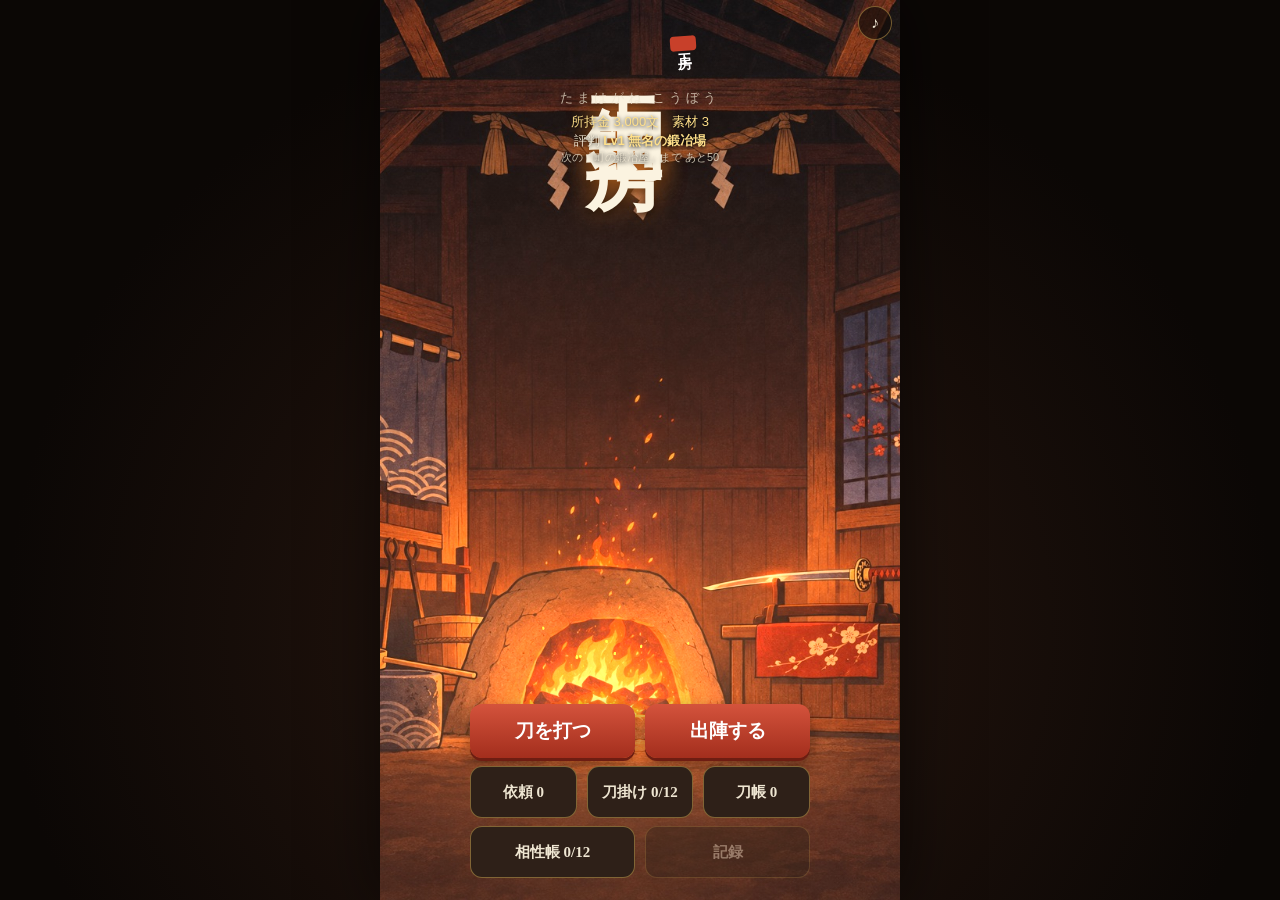
<file: index.html>
<!doctype html>
<html lang="ja">
<head>
<meta charset="utf-8">
<meta name="viewport" content="width=device-width,initial-scale=1,viewport-fit=cover,user-scalable=no">
<title>玉鋼工房</title>
<meta name="description" content="刀を打つゲーム。素材を組み合わせ、熱して、叩いて、焼き入れして、研いで仕上げる。">
<meta name="theme-color" content="#140d0a">
<link rel="stylesheet" href="style.css">
<link rel="manifest" href="manifest.webmanifest">
<link rel="apple-touch-icon" href="apple-touch-icon.png">
<link rel="icon" href="icon-192.png">
<meta name="robots" content="noindex">
<meta name="apple-mobile-web-app-capable" content="yes">
<meta name="mobile-web-app-capable" content="yes">
<meta name="apple-mobile-web-app-status-bar-style" content="black-translucent">
<meta name="apple-mobile-web-app-title" content="玉鋼工房">
<meta name="tamahagane-build" content="202611172359-68ce3a8">
</head>
<body>
<div id="app" data-mode="title">
 <header id="bar"><div id="steps"></div><div id="meter" hidden><i></i><span></span></div></header>
 <button id="sound" aria-label="音のオン・オフ">♪</button>
 <main id="stage"><canvas id="cv"></canvas><div id="panel"></div><div id="pop"></div></main>
 <section id="talk"><div id="face"></div><p id="line"></p></section>
 <nav id="controls"></nav>
</div>
<noscript>このゲームは JavaScript を使います。</noscript>
<script type="module" src="js/main.js"></script>
<script>if("serviceWorker"in navigator)addEventListener("load",()=>navigator.serviceWorker.register("sw.js").catch(()=>{}));</script>
</body>
</html>
</file>
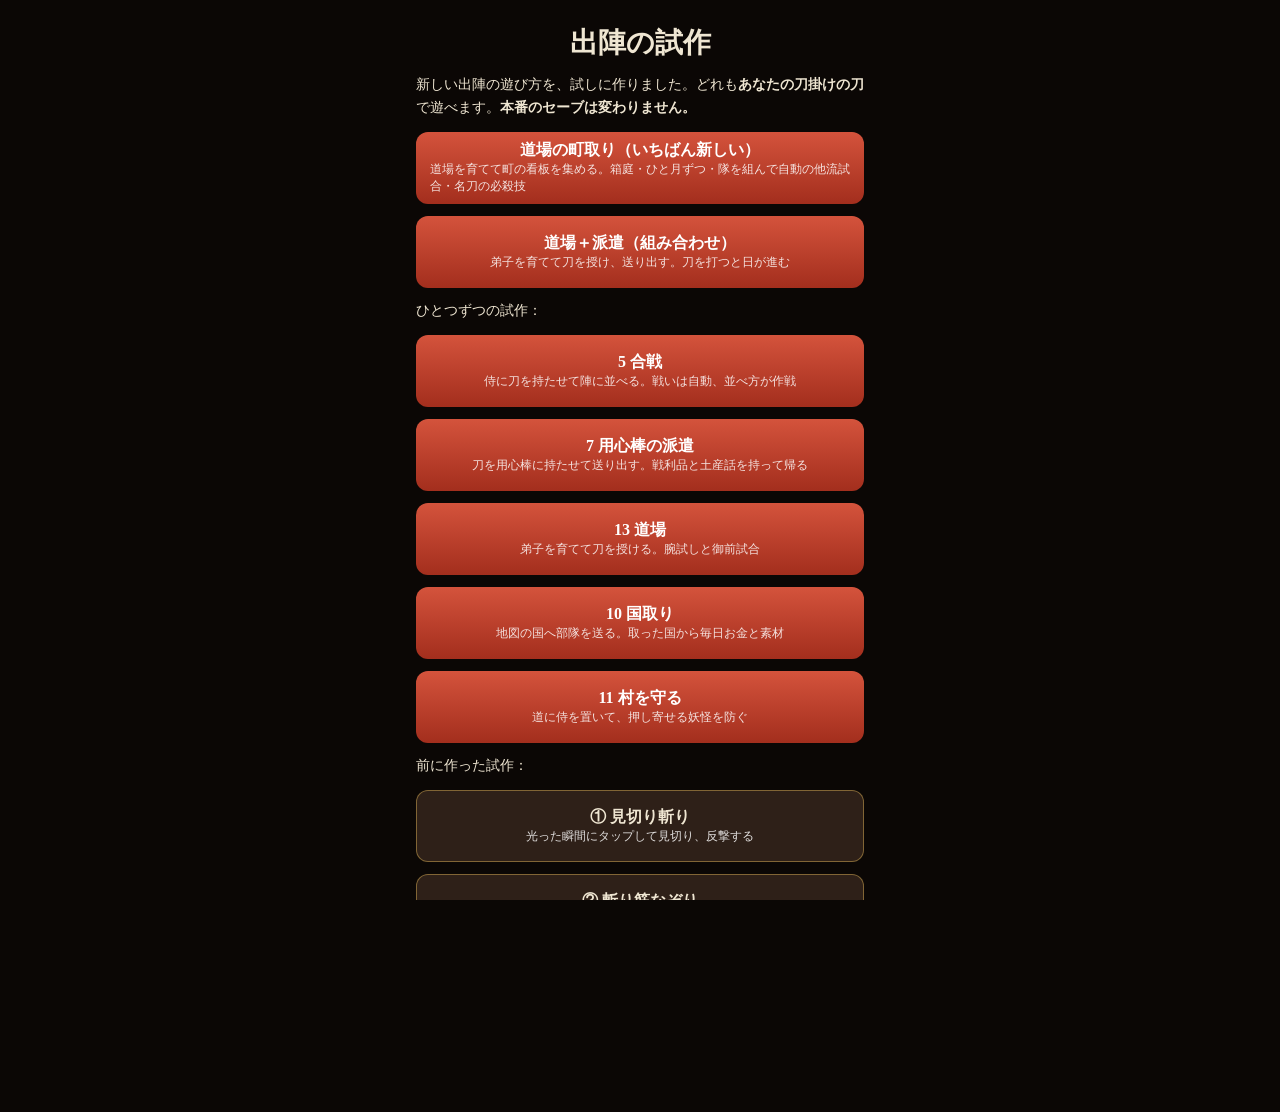
<file: proto/index.html>
<!doctype html>
<html lang="ja">
<head>
<meta charset="utf-8">
<meta name="viewport" content="width=device-width,initial-scale=1,viewport-fit=cover">
<meta name="robots" content="noindex">
<title>出陣の試作</title>
<link rel="stylesheet" href="proto.css">
<style>html,body{overflow:auto}</style>
</head>
<body>
<div class="menu">
 <h1>出陣の試作</h1>
 <p>新しい出陣の遊び方を、試しに作りました。どれも<b>あなたの刀掛けの刀</b>で遊べます。<b>本番のセーブは変わりません。</b></p>
 <a class="btn primary" href="machi.html">道場の町取り（いちばん新しい）<small>道場を育てて町の看板を集める。箱庭・ひと月ずつ・隊を組んで自動の他流試合・名刀の必殺技</small></a>
 <a class="btn primary" href="deshi.html">道場＋派遣（組み合わせ）<small>弟子を育てて刀を授け、送り出す。刀を打つと日が進む</small></a>
 <p>ひとつずつの試作：</p>
 <a class="btn primary" href="kassen.html">5 合戦<small>侍に刀を持たせて陣に並べる。戦いは自動、並べ方が作戦</small></a>
 <a class="btn primary" href="haken.html">7 用心棒の派遣<small>刀を用心棒に持たせて送り出す。戦利品と土産話を持って帰る</small></a>
 <a class="btn primary" href="dojo.html">13 道場<small>弟子を育てて刀を授ける。腕試しと御前試合</small></a>
 <a class="btn primary" href="kunitori.html">10 国取り<small>地図の国へ部隊を送る。取った国から毎日お金と素材</small></a>
 <a class="btn primary" href="mamoru.html">11 村を守る<small>道に侍を置いて、押し寄せる妖怪を防ぐ</small></a>
 <p>前に作った試作：</p>
 <a class="btn" href="mikiri.html">① 見切り斬り<small>光った瞬間にタップして見切り、反撃する</small></a>
 <a class="btn" href="sujigiri.html">② 斬り筋なぞり<small>敵に出る光る線を、すばやくなぞって斬る</small></a>
 <p>遊んでみて、気に入ったもの・組み合わせたいもの・直してほしいところを教えてください。</p>
 <a class="btn" href="../">ゲームへ戻る</a>
</div>
</body>
</html>
</file>
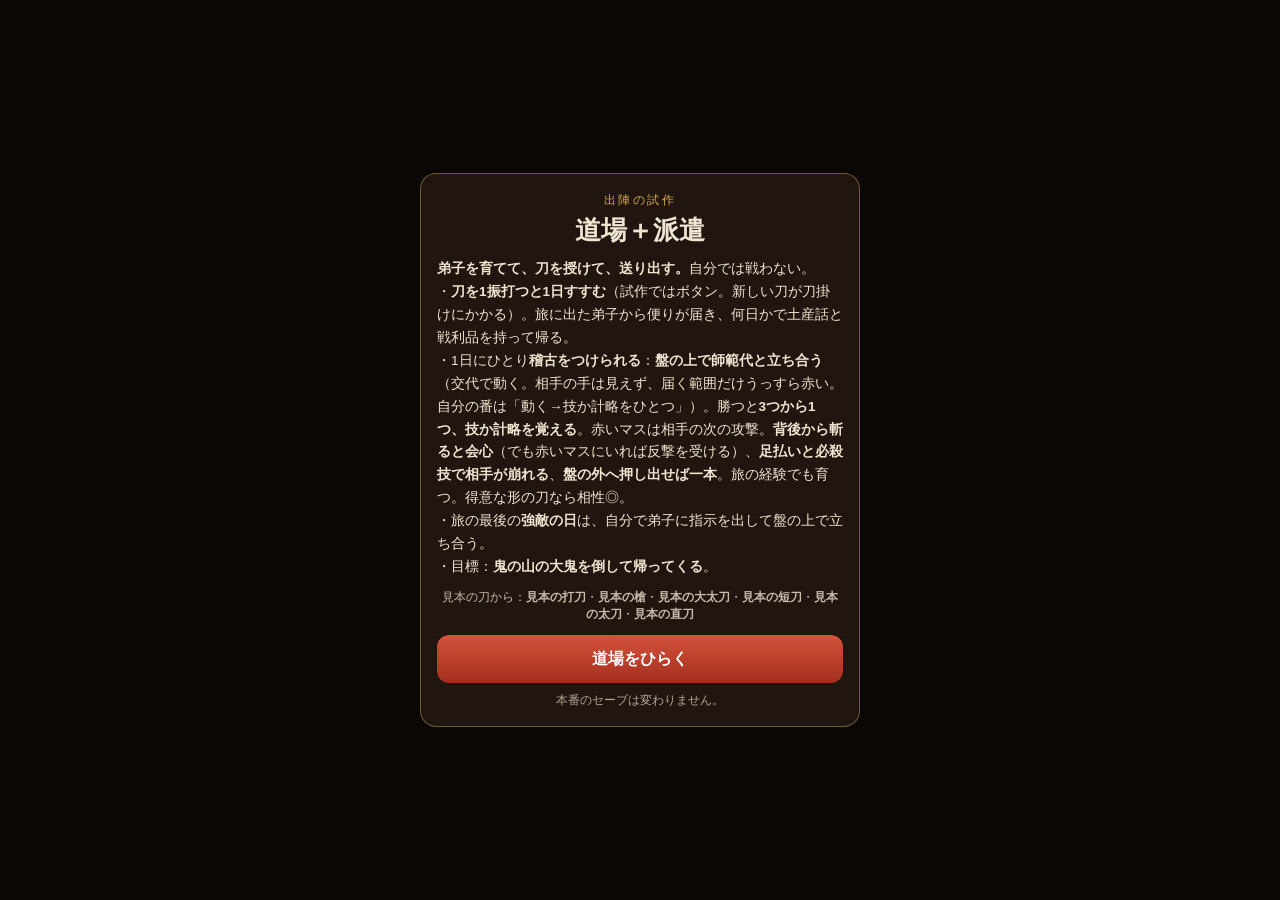
<file: proto/deshi.html>
<!doctype html>
<html lang="ja">
<head>
<meta charset="utf-8">
<meta name="viewport" content="width=device-width,initial-scale=1,viewport-fit=cover,user-scalable=no">
<meta name="robots" content="noindex">
<title>試作 道場＋派遣</title>
<link rel="stylesheet" href="proto.css">
</head>
<body>
<div id="app" class="p2 p-haken p-deshi"><header id="top"></header><section id="panel"></section><nav id="foot"></nav><div id="over" hidden></div></div>
<script type="module" src="deshi.js"></script>
</body>
</html>
</file>
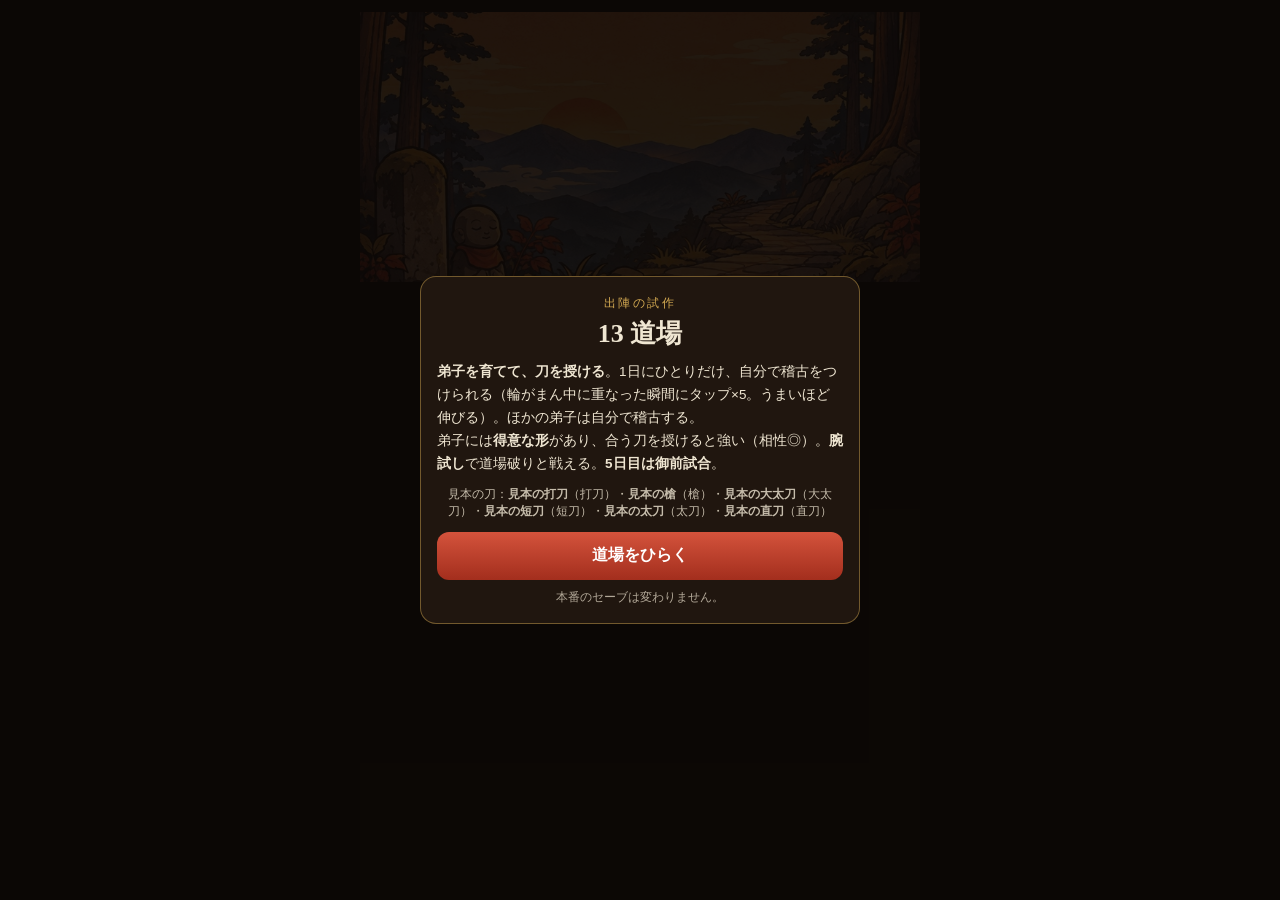
<file: proto/dojo.html>
<!doctype html>
<html lang="ja">
<head>
<meta charset="utf-8">
<meta name="viewport" content="width=device-width,initial-scale=1,viewport-fit=cover,user-scalable=no">
<meta name="robots" content="noindex">
<title>試作 13 道場</title>
<link rel="stylesheet" href="proto.css">
</head>
<body>
<div id="app" class="p2 p-dojo"><header id="top"></header><canvas id="cv"></canvas><section id="panel"></section><div id="over" hidden></div></div>
<script type="module" src="dojo.js"></script>
</body>
</html>
</file>
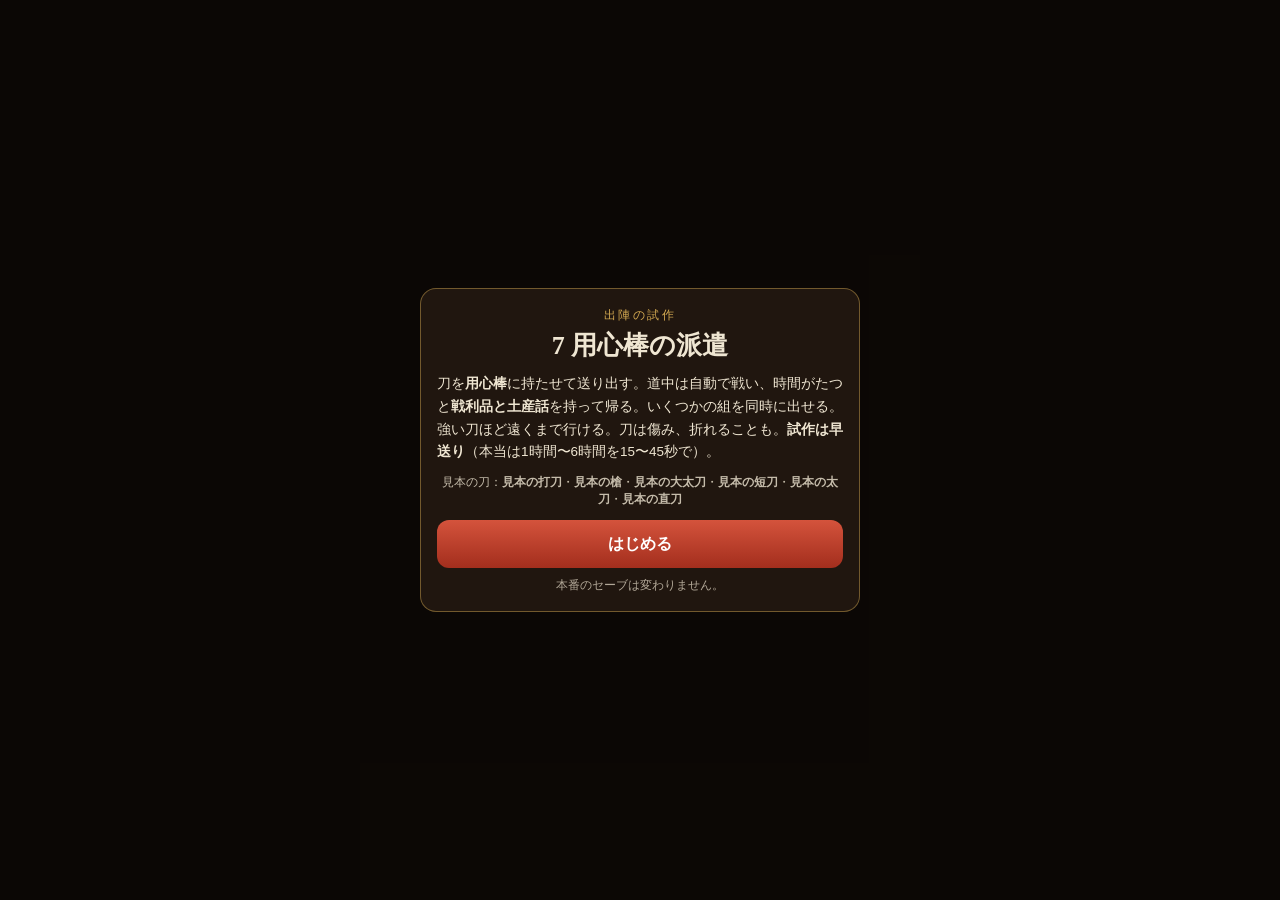
<file: proto/haken.html>
<!doctype html>
<html lang="ja">
<head>
<meta charset="utf-8">
<meta name="viewport" content="width=device-width,initial-scale=1,viewport-fit=cover,user-scalable=no">
<meta name="robots" content="noindex">
<title>試作 7 用心棒の派遣</title>
<link rel="stylesheet" href="proto.css">
</head>
<body>
<div id="app" class="p2 p-haken"><header id="top"></header><section id="panel"></section><div id="over" hidden></div></div>
<script type="module" src="haken.js"></script>
</body>
</html>
</file>
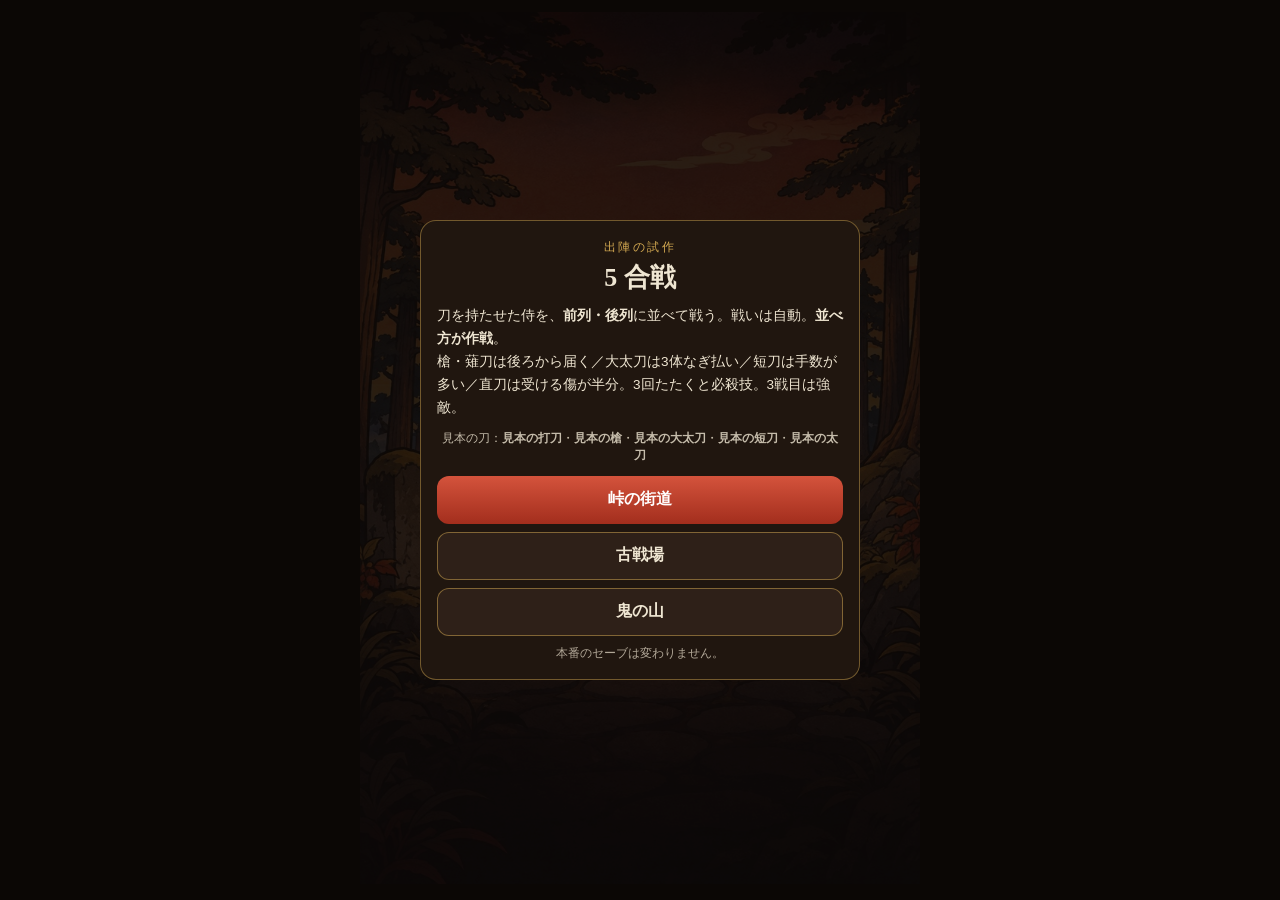
<file: proto/kassen.html>
<!doctype html>
<html lang="ja">
<head>
<meta charset="utf-8">
<meta name="viewport" content="width=device-width,initial-scale=1,viewport-fit=cover,user-scalable=no">
<meta name="robots" content="noindex">
<title>試作 5 合戦</title>
<link rel="stylesheet" href="proto.css">
</head>
<body>
<div id="app" class="p2 p-kassen"><header id="top"></header><canvas id="cv"></canvas><section id="panel"></section><div id="over" hidden></div></div>
<script type="module" src="kassen.js"></script>
</body>
</html>
</file>
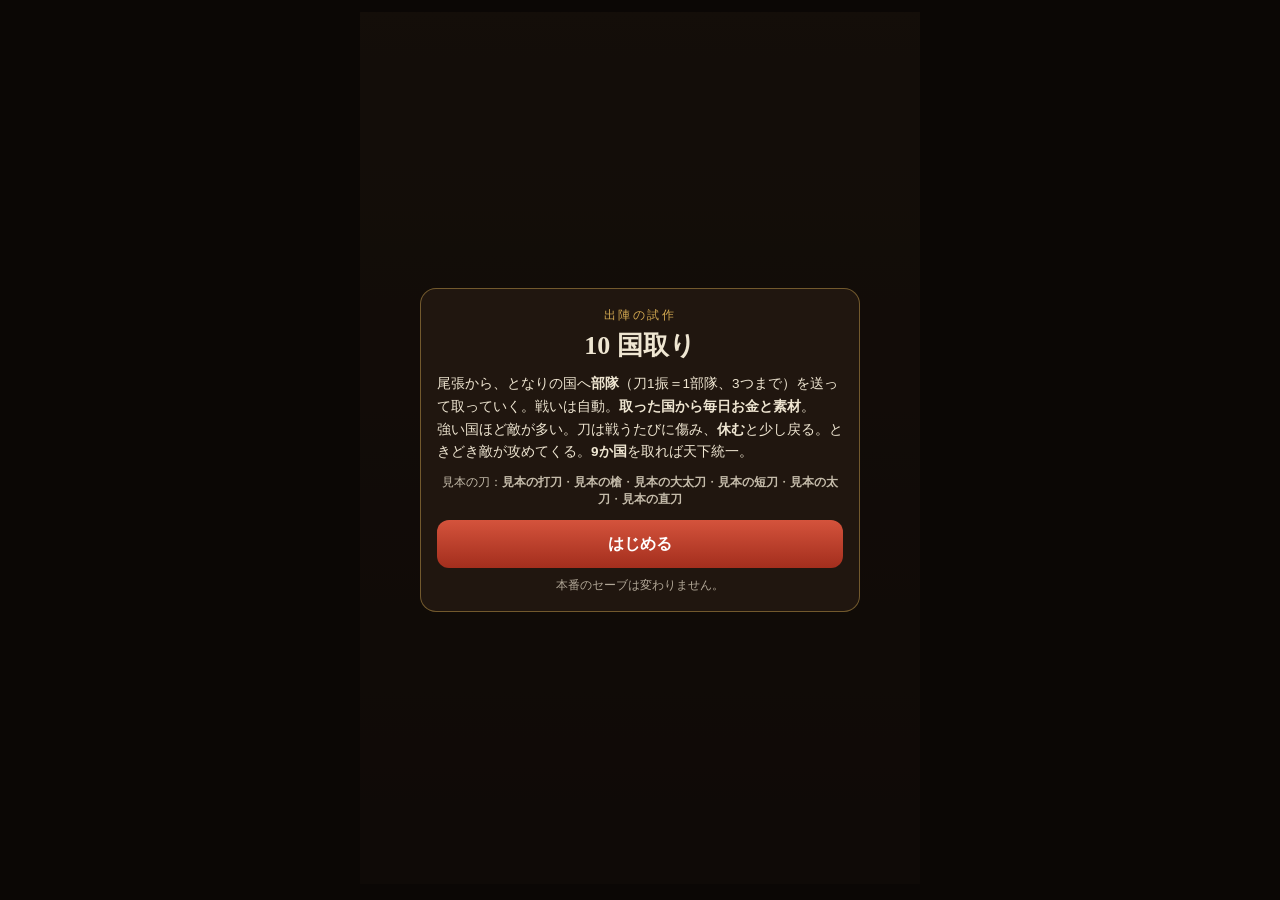
<file: proto/kunitori.html>
<!doctype html>
<html lang="ja">
<head>
<meta charset="utf-8">
<meta name="viewport" content="width=device-width,initial-scale=1,viewport-fit=cover,user-scalable=no">
<meta name="robots" content="noindex">
<title>試作 10 国取り</title>
<link rel="stylesheet" href="proto.css">
</head>
<body>
<div id="app" class="p2 p-kunitori"><header id="top"></header><canvas id="cv"></canvas><section id="panel"></section><div id="over" hidden></div></div>
<script type="module" src="kunitori.js"></script>
</body>
</html>
</file>
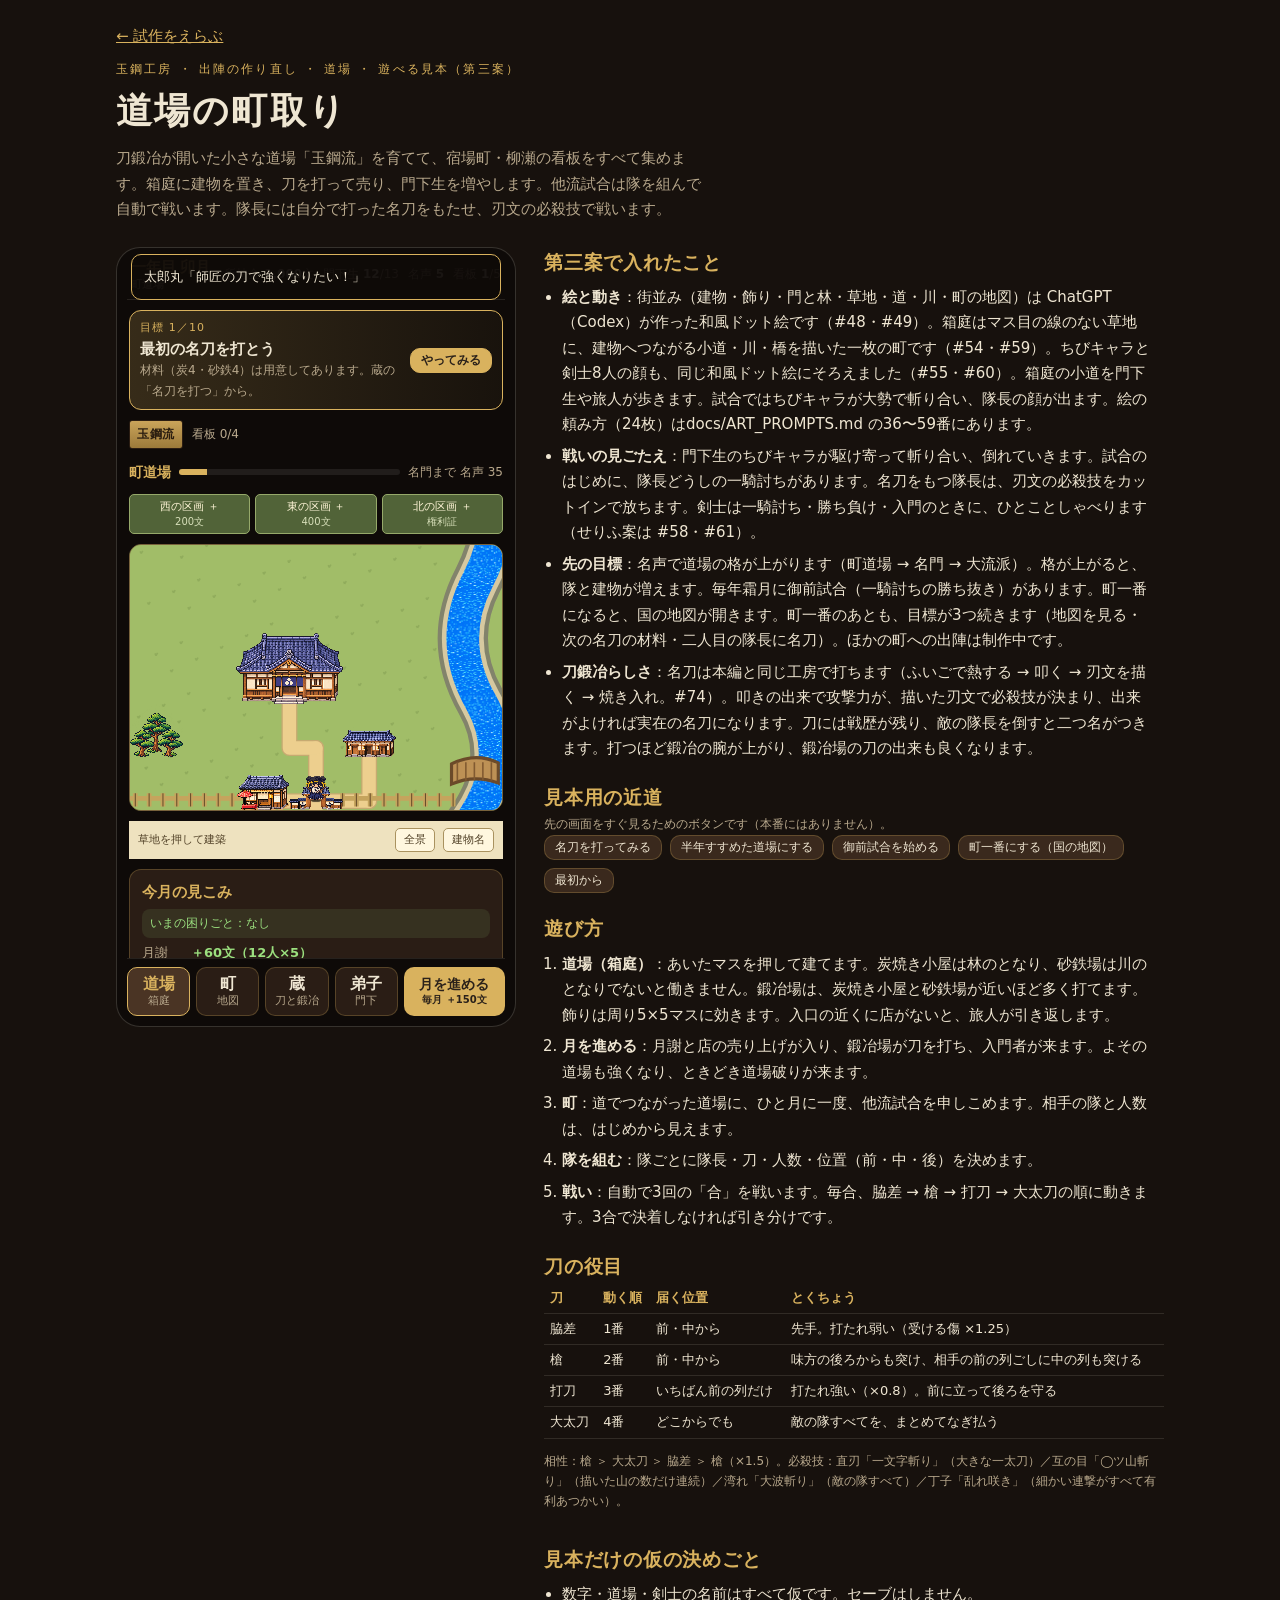
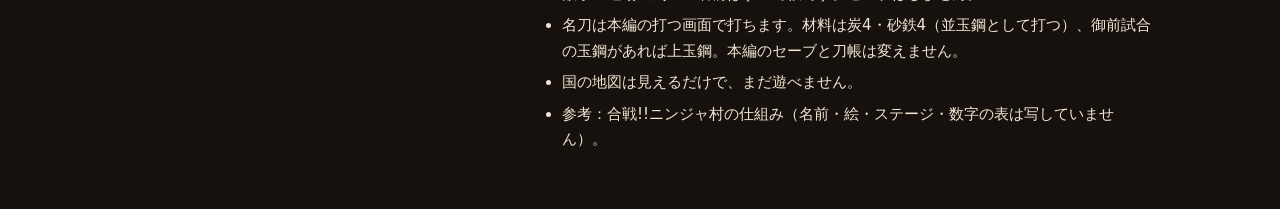
<file: proto/machi.html>
<!doctype html>
<html lang="ja">
<head>
<meta charset="utf-8">
<meta name="viewport" content="width=device-width,initial-scale=1,viewport-fit=cover">
<meta name="robots" content="noindex">
<title>道場の町取り 見本</title>
<style>
/* One deliberate look: the game's own dark wood and washi, so a single theme. */
:root{
 --ground:#17110d; --wood:#2a1d15; --wood-2:#3a291d; --wood-3:#4a3424; --line:rgba(217,178,94,.25);
 --paper:#efe6d2; --muted:#b9a98d; --gold:#d9b25e; --shu:#e0604a; --ok:#9be07f; --ifh:#c9a2ff;
 --washi:#efe4cc; --sumi:#2a211a;
 --display:"Shippori Mincho B1","Hiragino Mincho ProN","Yu Mincho",serif;
 --body:"Zen Kaku Gothic New","Hiragino Sans","Yu Gothic",system-ui,sans-serif;
 color-scheme:dark;
}
*{box-sizing:border-box}
body{background:var(--ground);color:var(--paper);font-family:var(--body);font-size:15px;line-height:1.7;margin:0}
.wrap{max-width:1080px;margin:0 auto;padding-inline:16px;padding-block:24px 56px;display:flex;flex-direction:column;gap:24px}
h1,h2,h3{font-family:var(--display);text-wrap:balance;margin:0}
h1{font-size:clamp(26px,6vw,36px);font-weight:800;letter-spacing:.06em}
h2{font-size:19px;font-weight:800;letter-spacing:.04em;color:var(--gold)}
.lead{max-width:62ch;margin:4px 0 0;color:var(--muted)}
.tag{font-size:12px;letter-spacing:.18em;color:var(--gold)}
.cols{display:grid;grid-template-columns:minmax(0,400px) minmax(0,1fr);gap:28px;align-items:start}
@media (max-width:820px){.cols{grid-template-columns:minmax(0,1fr)}}
.notes{display:flex;flex-direction:column;gap:20px;min-width:0}
.notes ul,.notes ol{margin:6px 0 0;padding-left:1.2em;display:flex;flex-direction:column;gap:6px}
.notes li{max-width:62ch}
.notes table{border-collapse:collapse;font-size:13px;width:100%}
.notes th,.notes td{border-bottom:1px solid rgba(239,230,210,.12);padding:4px 6px;text-align:left;vertical-align:top}
.notes th{font-family:var(--display);color:var(--gold);font-weight:600}
.tw{overflow-x:auto}
.cheat{display:flex;gap:8px;flex-wrap:wrap}

/* the phone */
.phone{background:#0e0a08;border:1px solid rgba(239,230,210,.18);border-radius:24px;padding:10px;width:100%;max-width:400px;height:780px;max-height:calc(100dvh - 32px);min-height:620px;display:flex;flex-direction:column;overflow:hidden;position:relative}
.top{display:grid;grid-template-columns:auto 1fr;gap:0 8px;align-items:center;padding:0 4px 8px;border-bottom:1px solid rgba(239,230,210,.1)}
.top .when{font-family:var(--display);font-size:15px;color:var(--gold);font-weight:800;line-height:1.3}
.top .when small{display:block;font-size:11px;color:var(--muted);font-weight:600}
.top .stats{display:flex;gap:4px 9px;justify-content:flex-end;flex-wrap:wrap;font-size:12px;color:var(--muted)}
.top .stats b{color:var(--paper);font-weight:700;font-variant-numeric:tabular-nums}
#view{flex:1;overflow-y:auto;padding:10px 2px 8px;display:flex;flex-direction:column;gap:10px;min-height:0}
#view>*{flex-shrink:0}
.foot{display:grid;grid-template-columns:repeat(4,1fr) 1.6fr;gap:6px;padding-top:8px;border-top:1px solid rgba(239,230,210,.1)}
.tab{background:var(--wood);border:1px solid var(--line);border-radius:10px;padding:6px 0;font-size:11px;color:var(--muted);text-align:center;line-height:1.3}
.tab b{display:block;font-family:var(--display);font-size:16px;color:var(--paper)}
.tab.on{border-color:var(--gold);background:var(--wood-3)}
.tab.on b{color:var(--gold)}
.next{background:var(--gold);color:var(--sumi);border:0;border-radius:10px;font-family:var(--display);font-weight:800;font-size:14px;line-height:1.25;white-space:nowrap;padding:0 4px}
.next small{display:block;font-family:var(--body);font-size:10px;font-weight:700}
button{font:inherit;color:inherit;cursor:pointer}
.btn{background:var(--wood-2);border:1px solid var(--line);border-radius:10px;padding:8px 12px;text-align:left;line-height:1.45}
.btn:disabled{opacity:.4;cursor:default}
.btn.main{background:var(--gold);color:var(--sumi);border-color:var(--gold);font-weight:700;text-align:center;font-size:16px}
.btn.sm{padding:3px 10px;font-size:12px}
.row{display:flex;gap:8px;flex-wrap:wrap;align-items:center}
.row>.grow{flex:1;min-width:0}
.small{font-size:12px;color:var(--muted)}
.panel{background:var(--wood);border:1px solid var(--line);border-radius:12px;padding:10px 12px}
.panel h3{font-size:15px;color:var(--gold);margin-bottom:4px}
.kv{display:grid;grid-template-columns:auto 1fr;gap:1px 10px;font-size:13px}
.kv span:nth-child(odd){color:var(--muted)}
.kv b{font-variant-numeric:tabular-nums;font-weight:700}
.plus{color:var(--ok)}.minus{color:#ff9a80}.warn{font-size:12px;color:#ffb3a3}

/* the 箱庭 */
.yardwrap{position:relative}
.yard{display:grid;grid-template-columns:repeat(7,1fr);gap:5px;background:#e9c27d url(../assets/dojo-v2/tile-road.png) 0 0/96px 96px;image-rendering:pixelated;padding:5px;position:relative;border:6px solid #c9a54a;border-image:repeating-linear-gradient(90deg,#e6c66e 0 5px,#9c7a2c 5px 7px) 6}
.yard::before{content:"";position:absolute;left:0;top:0;bottom:0;width:calc(7.5px + (100% - 40px)/7);background:url(../assets/dojo-v2/tile-water.png) 0 0/96px 96px;image-rendering:pixelated;box-shadow:inset -3px 0 0 rgba(120,100,70,.55)}
.tile{aspect-ratio:1;border-radius:3px;background:url(../assets/dojo-v2/tile-grass.png) 0 0/96px 96px;image-rendering:pixelated;box-shadow:inset 0 0 0 1px rgba(70,100,20,.35);border:0;z-index:1;display:flex;align-items:center;justify-content:center;position:relative;padding:0;font-size:10px;color:rgba(239,230,210,.45);line-height:1.1;min-width:0;overflow:hidden}
.tile.closed{background:linear-gradient(rgba(24,18,10,.58),rgba(24,18,10,.58)),url(../assets/dojo-v2/tile-grass.png) 0 0/96px 96px;color:#f0dfb0;font-size:9px;flex-direction:column;text-shadow:0 0 2px #000}
.tile.river,.tile.road{background:transparent;box-shadow:none}
.tile.gate{background:transparent;box-shadow:none}
.tile svg{width:100%;height:100%;display:block}
.tile img{width:112%;height:112%;object-fit:contain;display:block;margin:-6%;pointer-events:none;image-rendering:pixelated}
.tile img.fit,.opt .ic img.fit{position:absolute;margin:0;max-width:none}
.tile.b{overflow:visible}
.tile .lbl{z-index:1}
.tile.honden img{width:100%;height:100%;margin:0}
.tile.honden{grid-column:span 2;grid-row:span 2;aspect-ratio:auto}
.tile .lbl{position:absolute;left:0;right:0;bottom:0;font-size:8px;color:#fff;text-shadow:0 0 2px #000,0 0 2px #000;text-align:center;white-space:nowrap}
.tile .bonus{position:absolute;top:0;right:2px;color:#d6ffb8;font-weight:800;font-size:11px;text-shadow:0 0 2px #000}
.tile .idle{position:absolute;top:0;right:2px;color:#ffb3a3;font-weight:800;font-size:11px;text-shadow:0 0 2px #000}
.tile.range{box-shadow:inset 0 0 0 2px rgba(214,255,184,.85)}
.tile.sel{outline:2px solid var(--gold);outline-offset:1px;z-index:1}
#walk{position:absolute;inset:0;pointer-events:none;width:100%;height:100%;z-index:2}
.smoke{animation:smoke 2.4s ease-out infinite;transform-origin:center}
@keyframes smoke{from{opacity:.8;transform:translateY(0) scale(.8)}to{opacity:0;transform:translateY(-8px) scale(1.4)}}
.glow{animation:glow 1.2s ease-in-out infinite alternate}
@keyframes glow{from{opacity:.55}to{opacity:1}}
.boards{display:flex;gap:6px;overflow-x:auto;padding-bottom:2px;align-items:flex-start}
.board{writing-mode:vertical-rl;font-family:var(--display);font-weight:800;font-size:13px;letter-spacing:.1em;background:linear-gradient(#7a5434,#5e3f26);color:#f4e7c8;border:2px solid #2b1d12;border-radius:3px;padding:7px 3px;min-height:76px;box-shadow:0 2px 0 #1a120b;flex:none}
.board.mine{background:linear-gradient(#caa45a,#9c7a3a);color:#2a1d10}
.board.new{animation:hang .7s cubic-bezier(.2,1.6,.4,1) both}
@keyframes hang{from{transform:translateY(-40px) rotate(-12deg);opacity:0}to{transform:none;opacity:1}}
.rankline{display:flex;align-items:center;gap:8px;font-size:12px;color:var(--muted)}
.rankline b{font-family:var(--display);color:var(--gold);font-size:14px}
.meter{flex:1;height:6px;border-radius:3px;background:rgba(255,255,255,.08);overflow:hidden}
.meter i{display:block;height:100%;background:var(--gold)}

/* maps */
.map{position:relative;border-radius:12px;overflow:hidden;border:1px solid var(--line);background:#3b4a2e}
.map svg{display:block;width:100%;height:auto}
.legend{display:flex;gap:8px;flex-wrap:wrap;font-size:11px;color:var(--muted)}
.legend i{display:inline-block;width:10px;height:10px;border-radius:50%;margin-right:3px;vertical-align:-1px}
.locked{position:relative}
.locked::after{content:"町一番になると開く";position:absolute;inset:0;display:flex;align-items:center;justify-content:center;background:rgba(14,10,8,.7);font-family:var(--display);font-weight:800;color:var(--gold);letter-spacing:.1em}

/* lists */
.item{display:grid;grid-template-columns:auto minmax(0,1fr) auto;gap:2px 10px;align-items:center;background:var(--wood);border:1px solid var(--line);border-radius:12px;padding:8px 10px}
.item .ic{width:40px;height:40px;border-radius:8px;display:flex;align-items:center;justify-content:center;background:var(--wood-3);grid-row:span 2;overflow:hidden}
.item .ic.t{font-family:var(--display);font-weight:800;font-size:22px}
.item .nm{font-family:var(--display);font-weight:800;font-size:15px}
.item .ds{font-size:12px;color:var(--muted);grid-column:2 / -1}
.item .rt{text-align:right;font-size:12px}
.lv{font-variant-numeric:tabular-nums;color:var(--gold)}
.hurt{color:#ff9a80;font-size:11px}
.tog{background:var(--wood-2);border:1px solid var(--line);border-radius:999px;padding:1px 10px;font-size:12px}
.tog.on{background:var(--gold);color:var(--sumi);border-color:var(--gold);font-weight:700}
.meito{background:var(--washi);color:var(--sumi);border-radius:10px;padding:8px 10px;display:flex;flex-direction:column;gap:3px}
.meito .nm{font-family:var(--display);font-weight:800;font-size:16px}
.meito .title{display:inline-block;background:#b3261e;color:#fff;font-family:var(--display);font-size:12px;border-radius:3px;padding:0 6px;margin-left:6px}
.meito canvas{width:100%;height:46px;display:block}
.meito ul{margin:0;padding-left:1.1em;font-size:12px}
.meito .sm{font-size:12px;color:#6a5638}

/* sheets */
.sheet{position:absolute;inset:0;background:rgba(8,5,3,.72);display:flex;align-items:flex-end;z-index:5}
.sheet[hidden]{display:none}
.sheet .in{background:#1c140f;border-top:1px solid var(--gold);border-radius:16px 16px 0 0;padding:12px 12px 14px;width:100%;max-height:94%;overflow-y:auto;display:flex;flex-direction:column;gap:8px}
.sheet h3{font-size:17px;color:var(--gold)}
.close{align-self:flex-end;background:none;border:0;color:var(--muted);font-size:13px}
.opt{display:grid;grid-template-columns:auto minmax(0,1fr) auto;gap:0 10px;align-items:center;text-align:left;background:var(--wood);border:1px solid var(--line);border-radius:10px;padding:5px 10px;width:100%}
.opt:disabled{opacity:.42}
.opt .ic{position:relative;width:38px;height:38px;grid-row:span 2;border-radius:6px;overflow:hidden;background:url(../assets/dojo-v2/tile-grass.png) 0 0/48px 48px}
.opt .ic img{image-rendering:pixelated}
.opt .ic svg,.opt .ic img{width:100%;height:100%;object-fit:contain;display:block}
.opt .nm{font-family:var(--display);font-weight:800}
.opt .ds{font-size:11px;color:var(--muted);grid-column:2}
.opt .pr{grid-row:span 2;font-size:13px;color:var(--gold);white-space:nowrap;text-align:right}
.cat{font-size:11px;letter-spacing:.2em;color:var(--gold);margin-top:2px}
.report{margin:0;padding-left:1.1em}
.report li{font-size:13px}
.big{font-family:var(--display);font-size:16px;color:var(--shu);margin:0}
.gold-big{font-family:var(--display);font-size:20px;color:var(--gold);text-align:center;margin:0}

/* battle prep */
.foe{background:rgba(224,96,74,.1);border:1px solid rgba(224,96,74,.45);border-radius:12px;padding:8px 10px;font-size:13px}
.foe b{font-family:var(--display);color:#ffb3a3}
.sq{background:var(--wood);border:1px solid var(--line);border-radius:12px;padding:8px 10px;display:flex;flex-direction:column;gap:5px}
.sq .hd{display:flex;align-items:center;gap:8px}
.sq .hd b{font-family:var(--display);color:var(--gold)}
.chips{display:flex;gap:5px;flex-wrap:wrap}
.chip{background:var(--wood-2);border:1px solid var(--line);border-radius:999px;padding:2px 9px;font-size:12px}
.chip.on{background:var(--gold);color:var(--sumi);border-color:var(--gold);font-weight:700}
.chip:disabled{opacity:.35}
.chip small{opacity:.8}
.lbl2{font-size:11px;color:var(--muted);width:2.8em;flex:none}
.step{display:flex;align-items:center;gap:6px}
.step button{min-width:38px;height:28px;padding:0 4px;white-space:nowrap;border-radius:8px;background:var(--wood-2);border:1px solid var(--line);font-size:14px}
.step output{min-width:3em;text-align:center;font-variant-numeric:tabular-nums;font-weight:700}
.rule{font-size:11px;color:var(--muted);line-height:1.55;margin:0}
.rule b{color:var(--gold);font-weight:700}

/* overlays: battle, duel, forge */
.over{position:absolute;inset:0;background:#0e0a08;z-index:8;display:flex;flex-direction:column;padding:10px;gap:6px}
.over[hidden]{display:none}
.bhead{display:grid;grid-template-columns:1fr auto 1fr;align-items:center;font-family:var(--display);font-weight:800;font-size:14px}
.bhead .r{text-align:right}
.bhead .mid{color:var(--gold);font-size:13px;text-align:center}
.cvbox{flex:1;position:relative;min-height:0;border-radius:12px;overflow:hidden}
.cvbox canvas{position:absolute;inset:0;width:100%;height:100%;touch-action:none}
.banner{position:absolute;left:0;right:0;top:42%;text-align:center;font-family:var(--display);font-weight:800;font-size:24px;letter-spacing:.14em;text-shadow:0 2px 12px #000,0 0 3px #000;pointer-events:none;transition:opacity .35s;z-index:4;opacity:0}
.blog{font-size:12px;color:var(--muted);min-height:1.6em;text-align:center}
.cutin{position:absolute;inset:0;z-index:6;display:flex;flex-direction:column;justify-content:center;align-items:center;gap:6px;background:linear-gradient(180deg,rgba(0,0,0,.2),rgba(0,0,0,.88) 30%,rgba(0,0,0,.88) 70%,rgba(0,0,0,.2));pointer-events:none;opacity:0;transition:opacity .2s}
.cutin.on{opacity:1}
.cutin canvas{position:static;width:100%;height:110px}
.cutin .wn{font-family:var(--display);font-weight:800;font-size:32px;letter-spacing:.14em;max-width:100%;text-align:center;color:#fff;text-shadow:0 0 18px var(--cc,#ffd56a),0 0 3px #000;animation:slam .5s cubic-bezier(.2,1.6,.4,1) both}
.cutin .ciface{width:64px;height:64px;border-radius:50%;border:3px solid var(--cc,#ffd56a);object-fit:cover;image-rendering:pixelated;box-shadow:0 0 16px var(--cc,#ffd56a)}
.cutin .ciface[hidden]{display:none}
.cutin .who{font-family:var(--display);font-size:14px;color:var(--cc,#ffd56a)}
@keyframes slam{from{transform:scale(1.45);opacity:0}to{transform:none;opacity:1}}
.duelbar{display:grid;grid-template-columns:1fr auto 1fr;gap:8px;align-items:center;font-family:var(--display);font-weight:800}
.duelbar .r{text-align:right}
.pips{letter-spacing:3px;color:var(--gold);font-size:18px}
.fbtns{display:flex;gap:8px;flex-wrap:wrap;justify-content:center}
.goal{background:linear-gradient(90deg,rgba(217,178,94,.2),rgba(217,178,94,.05));border:1px solid var(--gold);border-radius:12px;padding:8px 10px;display:grid;grid-template-columns:minmax(0,1fr) auto;gap:1px 8px;align-items:center}
.goal .gl{font-size:11px;color:var(--gold);letter-spacing:.1em}
.goal b{font-family:var(--display);font-size:15px;line-height:1.35}
.goal .btn{grid-column:2;grid-row:1 / 4;white-space:nowrap}
.goal .gl,.goal b,.goal .small{grid-column:1}
.goal.done{grid-template-columns:minmax(0,1fr)}
.trouble{font-size:12px;margin:0 0 4px;padding:4px 8px;border-radius:8px;background:rgba(224,96,74,.12);color:#ffb3a3}
.trouble.ok{background:rgba(155,224,127,.1);color:var(--ok)}
.tile.flash{animation:flash .9s ease-in-out 5}
@keyframes flash{50%{box-shadow:inset 0 0 0 3px #ffe27a,0 0 14px #ffe27a}}
.pulse{animation:pulse .9s ease-in-out 4}
@keyframes pulse{50%{box-shadow:0 0 0 4px rgba(255,226,122,.75)}}
.float{position:absolute;z-index:4;font-family:var(--display);font-weight:800;font-size:12px;color:#fff;text-shadow:0 0 3px #000,0 0 2px #000;pointer-events:none;animation:floatup 2s ease-out both;white-space:nowrap}
@keyframes floatup{from{transform:translate(-50%,6px);opacity:0}15%{opacity:1}to{transform:translate(-50%,-30px);opacity:0}}
.whybox{background:var(--wood);border:1px solid var(--line);border-radius:10px;padding:8px 10px;font-size:13px;display:flex;flex-direction:column;gap:2px}
.intro{margin:0;font-family:var(--display);font-size:14px;line-height:1.6;color:var(--paper)}
.say{display:flex;gap:9px;align-items:center;background:var(--washi);color:var(--sumi);border-radius:10px;padding:6px 10px;font-size:14px;line-height:1.45}
.say img{border-radius:50%;flex:none}
.say b{font-family:var(--display);margin-right:4px}
.whybox b{font-family:var(--display);color:var(--gold)}
.opt .pv{font-size:11px;grid-column:2;color:var(--ok)}
.opt .pv.bad{color:#ffb3a3}
details.rules summary{font-size:12px;color:var(--gold);cursor:pointer}
details.rules p{margin:4px 0 0}
#mforge .bhead{grid-template-columns:minmax(0,1fr) auto}
.mfsteps{font-size:12px;color:var(--muted);font-weight:600;white-space:nowrap}
.mfsteps span.now{color:var(--gold)}.mfsteps span.done{color:var(--paper)}.mfsteps i{font-style:normal;margin:0 5px;opacity:.5}
.mfmeter{position:relative;height:18px;border-radius:9px;background:#2a1d14;overflow:hidden;flex:none}
.mfmeter i{position:absolute;left:0;top:0;bottom:0;background:linear-gradient(90deg,#8a5a20,var(--gold))}
.mfmeter span{position:relative;font-size:11px;line-height:18px;padding:0 8px;font-weight:700}
.mfstage{position:relative;flex:1;min-height:0;touch-action:none;user-select:none;-webkit-user-select:none}
.mfstage canvas{position:absolute;inset:0;width:100%;height:100%}
#mfPanel{position:absolute;inset:0;pointer-events:none}
#mfPop{position:absolute;left:0;right:0;top:20%;text-align:center;font-family:var(--display);font-weight:800;font-size:32px;pointer-events:none;opacity:0;text-shadow:0 2px 8px rgba(0,0,0,.9);color:#fff}
#mfPop.show{animation:mfpop 1.1s ease-out forwards}
#mfPop.g-best{color:#ffe08a;text-shadow:0 0 18px rgba(255,190,60,.9),0 2px 6px #000;font-size:38px}
#mfPop.g-weak{color:#f3c9a2}#mfPop.g-miss,#mfPop.g-bad,#mfPop.g-burn,#mfPop.g-crack{color:#ff8c7a}#mfPop.g-info{font-size:28px}
@keyframes mfpop{0%{opacity:0;transform:scale(.6)}15%{opacity:1;transform:scale(1.08)}30%{transform:scale(1)}80%{opacity:1}100%{opacity:0;transform:translateY(-16px)}}
.mftalk{display:flex;gap:8px;align-items:center;background:var(--washi);color:var(--sumi);border-radius:10px;padding:6px 8px;min-height:60px;flex:none}
#mfFace{width:46px;height:46px;flex:none;border-radius:50%;overflow:hidden;background:#3a2a20}
#mfFace img,#mfFace svg{width:100%;height:100%;object-fit:cover;display:block}
#mfLine{margin:0;font-size:13px;line-height:1.5}
.mfctl{display:flex;gap:8px;flex:none;min-height:46px}
.mfctl .btn{flex:1;min-height:46px;touch-action:none}
.mfctl .btn.hold.on{filter:brightness(1.25);transform:scale(.98)}
.mf-sheet{position:absolute;inset:0;background:rgba(14,10,8,.7);display:flex;align-items:center;justify-content:center;pointer-events:auto;padding:8px}
.mf-sheet .in{background:var(--wood-2,#2a1d14);border:1px solid var(--line);border-radius:10px;padding:10px;display:flex;flex-direction:column;gap:6px;max-height:100%;overflow:auto}
.mf-sheet ul{list-style:none;margin:0;padding:0;display:flex;flex-direction:column;gap:4px;font-size:12px}
.mf-sheet li{display:grid;grid-template-columns:110px 1fr;gap:6px;align-items:center}
.mf-sheet img{width:110px;height:auto}
.toast{position:absolute;left:14px;right:14px;top:6px;min-height:46px;display:flex;align-items:center;background:rgba(14,10,8,.95);border:1px solid var(--gold);border-radius:10px;padding:8px 12px;font-size:13px;opacity:0;transform:translateY(-8px);transition:.25s;pointer-events:none;z-index:9}
.toast.on{opacity:1;transform:none}
</style>
<link rel="stylesheet" href="connected-yard.css">
</head>
<body>
<div class="wrap">
 <header>
  <p style="margin:0 0 6px"><a href="./" style="color:var(--gold)">← 試作をえらぶ</a></p>
  <span class="tag">玉鋼工房 ・ 出陣の作り直し ・ 道場 ・ 遊べる見本（第三案）</span>
  <h1>道場の町取り</h1>
  <p class="lead">刀鍛冶が開いた小さな道場「玉鋼流」を育てて、宿場町・柳瀬の看板をすべて集めます。箱庭に建物を置き、刀を打って売り、門下生を増やします。他流試合は隊を組んで自動で戦います。隊長には自分で打った名刀をもたせ、刃文の必殺技で戦います。</p>
 </header>
 <div class="cols">
  <div class="phone" id="phone">
   <div class="top"><span class="when" id="when"></span><span class="stats" id="stats"></span></div>
   <div id="view"></div>
   <div class="foot">
    <button class="tab" data-tab="yard"><b>道場</b>箱庭</button>
    <button class="tab" data-tab="town"><b>町</b>地図</button>
    <button class="tab" data-tab="kura"><b>蔵</b>刀と鍛冶</button>
    <button class="tab" data-tab="deshi"><b>弟子</b>門下</button>
    <button class="next" id="nextMonth">月を進める<small id="nextLabel"></small></button>
   </div>
   <div class="sheet" id="sheet" hidden><div class="in" id="sheetIn"></div></div>
   <div class="over" id="battle" hidden>
    <div class="bhead"><span id="bR"></span><span class="mid" id="bRound"></span><span class="r" id="bKind"></span></div>
    <div class="cvbox" id="bbox"><canvas id="bcv"></canvas><div class="banner" id="banner"></div>
     <div class="cutin" id="cutin"><img class="ciface" id="ciFace" alt="" hidden><span class="who" id="ciWho"></span><canvas id="cicv"></canvas><span class="wn" id="ciName"></span></div></div>
    <div class="blog" id="blog"></div>
    <div class="row"><button class="btn sm" id="speed">はやく</button><span class="grow"></span><span class="small" id="bL"></span><span class="grow"></span><button class="btn sm" id="skip">結果へ</button></div>
   </div>
   <div class="over" id="forge" hidden>
    <div class="bhead"><span id="fTitle">名刀を打つ</span><span class="mid" id="fStep"></span><span class="r"><button class="btn sm" id="fClose">やめる</button></span></div>
    <div class="cvbox"><canvas id="fcv"></canvas></div>
    <div id="fCtl" style="display:flex;flex-direction:column;gap:8px"></div>
   </div>
   <div class="over" id="mforge" hidden>
    <div class="bhead"><span id="mfSteps" class="mfsteps"></span><span class="r"><button class="btn sm" id="mfClose">やめる</button></span></div>
    <div id="mfMeter" class="mfmeter" hidden><i></i><span></span></div>
    <div class="cvbox mfstage" id="mfStage"><canvas id="mfCv"></canvas><div id="mfPanel"></div><div id="mfPop"></div></div>
    <div class="mftalk"><div id="mfFace"></div><p id="mfLine"></p></div>
    <div id="mfCtl" class="mfctl"></div>
   </div>
   <div class="toast" id="toast"></div>
  </div>

  <div class="notes">
   <section>
    <h2>第三案で入れたこと</h2>
    <ul>
     <li><b>絵と動き</b>：街並み（建物・飾り・門と林・草地・道・川・町の地図）は ChatGPT（Codex）が作った和風ドット絵です（#48・#49）。箱庭はマス目の線のない草地に、建物へつながる小道・川・橋を描いた一枚の町です（#54・#59）。ちびキャラと剣士8人の顔も、同じ和風ドット絵にそろえました（#55・#60）。箱庭の小道を門下生や旅人が歩きます。試合ではちびキャラが大勢で斬り合い、隊長の顔が出ます。絵の頼み方（24枚）はdocs/ART_PROMPTS.md の36〜59番にあります。</li>
     <li><b>戦いの見ごたえ</b>：門下生のちびキャラが駆け寄って斬り合い、倒れていきます。試合のはじめに、隊長どうしの一騎討ちがあります。名刀をもつ隊長は、刃文の必殺技をカットインで放ちます。剣士は一騎討ち・勝ち負け・入門のときに、ひとことしゃべります（せりふ案は #58・#61）。</li>
     <li><b>先の目標</b>：名声で道場の格が上がります（町道場 → 名門 → 大流派）。格が上がると、隊と建物が増えます。毎年霜月に御前試合（一騎討ちの勝ち抜き）があります。町一番になると、国の地図が開きます。町一番のあとも、目標が3つ続きます（地図を見る・次の名刀の材料・二人目の隊長に名刀）。ほかの町への出陣は制作中です。</li>
     <li><b>刀鍛冶らしさ</b>：名刀は本編と同じ工房で打ちます（ふいごで熱する → 叩く → 刃文を描く → 焼き入れ。#74）。叩きの出来で攻撃力が、描いた刃文で必殺技が決まり、出来がよければ実在の名刀になります。刀には戦歴が残り、敵の隊長を倒すと二つ名がつきます。打つほど鍛冶の腕が上がり、鍛冶場の刀の出来も良くなります。</li>
    </ul>
   </section>
   <section>
    <h2>見本用の近道</h2>
    <p class="small" style="margin:0">先の画面をすぐ見るためのボタンです（本番にはありません）。</p>
    <div class="cheat">
     <button class="btn sm" data-cheat="forge">名刀を打ってみる</button>
     <button class="btn sm" data-cheat="strong">半年すすめた道場にする</button>
     <button class="btn sm" data-cheat="gozen">御前試合を始める</button>
     <button class="btn sm" data-cheat="win">町一番にする（国の地図）</button>
     <button class="btn sm" data-cheat="reset">最初から</button>
    </div>
   </section>
   <section>
    <h2>遊び方</h2>
    <ol>
     <li><b>道場（箱庭）</b>：あいたマスを押して建てます。炭焼き小屋は林のとなり、砂鉄場は川のとなりでないと働きません。鍛冶場は、炭焼き小屋と砂鉄場が近いほど多く打てます。飾りは周り5×5マスに効きます。入口の近くに店がないと、旅人が引き返します。</li>
     <li><b>月を進める</b>：月謝と店の売り上げが入り、鍛冶場が刀を打ち、入門者が来ます。よその道場も強くなり、ときどき道場破りが来ます。</li>
     <li><b>町</b>：道でつながった道場に、ひと月に一度、他流試合を申しこめます。相手の隊と人数は、はじめから見えます。</li>
     <li><b>隊を組む</b>：隊ごとに隊長・刀・人数・位置（前・中・後）を決めます。</li>
     <li><b>戦い</b>：自動で3回の「合」を戦います。毎合、脇差 → 槍 → 打刀 → 大太刀の順に動きます。3合で決着しなければ引き分けです。</li>
    </ol>
   </section>
   <section>
    <h2>刀の役目</h2>
    <div class="tw"><table>
     <tr><th>刀</th><th>動く順</th><th>届く位置</th><th>とくちょう</th></tr>
     <tr><td>脇差</td><td>1番</td><td>前・中から</td><td>先手。打たれ弱い（受ける傷 ×1.25）</td></tr>
     <tr><td>槍</td><td>2番</td><td>前・中から</td><td>味方の後ろからも突け、相手の前の列ごしに中の列も突ける</td></tr>
     <tr><td>打刀</td><td>3番</td><td>いちばん前の列だけ</td><td>打たれ強い（×0.8）。前に立って後ろを守る</td></tr>
     <tr><td>大太刀</td><td>4番</td><td>どこからでも</td><td>敵の隊すべてを、まとめてなぎ払う</td></tr>
    </table></div>
    <p class="small">相性：槍 ＞ 大太刀 ＞ 脇差 ＞ 槍（×1.5）。必殺技：直刃「一文字斬り」（大きな一太刀）／互の目「◯ツ山斬り」（描いた山の数だけ連続）／湾れ「大波斬り」（敵の隊すべて）／丁子「乱れ咲き」（細かい連撃がすべて有利あつかい）。</p>
   </section>
   <section>
    <h2>見本だけの仮の決めごと</h2>
    <ul>
     <li>数字・道場・剣士の名前はすべて仮です。セーブはしません。</li>
     <li>名刀は本編の打つ画面で打ちます。材料は炭4・砂鉄4（並玉鋼として打つ）、御前試合の玉鋼があれば上玉鋼。本編のセーブと刀帳は変えません。</li>
     <li>国の地図は見えるだけで、まだ遊べません。</li>
     <li>参考：合戦!!ニンジャ村の仕組み（名前・絵・ステージ・数字の表は写していません）。</li>
    </ul>
   </section>
  </div>
 </div>
</div>

<script>
// ===== data ================================================================
const $=s=>document.querySelector(s);
const view=$('#view');
const MONTHS=['睦月','如月','弥生','卯月','皐月','水無月','文月','葉月','長月','神無月','霜月','師走'];
const KAN=n=>['〇','一','二','三','四','五','六','七','八','九','十'][n]||String(n);
const yen=n=>Math.round(n).toLocaleString('ja-JP');
const rnd=Math.random;
const pick=a=>a[Math.floor(rnd()*a.length)];
const clamp=(v,a,b)=>Math.max(a,Math.min(b,v));
const lerp=(a,b,t)=>a+(b-a)*t;

const GW=7,GH=9,GATE=[3,8];
const FOREST=new Set(['6,7','1,2','6,3','5,0','6,0','2,0']);
const DISTRICT=(x,y)=>x===0?null:y>=5?'A':y>=2?(x<=3?'B':'C'):'D';
const DIST={A:{name:'本の区画'},B:{name:'西の区画',cost:200},C:{name:'東の区画',cost:400},D:{name:'北の区画',deed:true}};
const RANK=[{name:'町道場',need:0},{name:'名門',need:40,text:'隊 ＋1・屋敷とのぼりが建てられる'},{name:'大流派',need:90,text:'隊 ＋1・旅人 ＋5・本堂が大きくなる'}];

const BUILD={
 nagaya:{name:'長屋',cost:40,up:2,cat:'home',text:'定員 ＋5'},
 yashiki:{name:'屋敷',cost:120,up:6,cat:'home',rank:1,text:'定員 ＋10（長屋の上に建て替えられる）'},
 keiko:{name:'稽古場',cost:150,up:6,cat:'train',text:'門下生の腕前 ＋0.6／月'},
 sumi:{name:'炭焼き小屋',cost:60,up:2,cat:'prod',text:'炭 ＋5／月。林のとなりでないと働かない'},
 satetsu:{name:'砂鉄場',cost:80,up:3,cat:'prod',text:'砂鉄 ＋5／月。川のとなりでないと働かない'},
 kaji:{name:'鍛冶場',cost:150,up:8,cat:'prod',text:'炭2＋砂鉄2で刀1振。月に2振、となりの炭焼き小屋・砂鉄場1つにつき＋1振（＋2まで）'},
 chaya:{name:'茶屋',cost:50,up:4,cat:'shop',text:'旅人15人まで、1人8文'},
 katanaya:{name:'刀屋',cost:200,up:10,cat:'shop',text:'蔵の刀を旅人に売る（月4振まで。蔵で売る刀を選ぶ）'},
 sakura:{name:'桜',cost:20,up:0,cat:'deco',range:{train:5,prod:5,sales:5},text:'周り5×5の稽古・生産・売上 ＋5%'},
 toro:{name:'石灯籠',cost:100,up:0,cat:'deco',range:{train:10},text:'周り5×5の稽古 ＋10%'},
 ido:{name:'井戸',cost:150,up:0,cat:'deco',range:{prod:10},text:'周り5×5の生産 ＋10%'},
 nobori:{name:'のぼり',cost:120,up:2,cat:'deco',rank:1,range:{sales:12},text:'周り5×5の売上 ＋12%'},
};
const CAT_NAME={home:'住まい',train:'稽古',prod:'生産',shop:'店',deco:'飾り（周り5×5に効く）'};
const CAT_OF={keiko:'train',sumi:'prod',satetsu:'prod',kaji:'prod',chaya:'sales',katanaya:'sales'};

const FORMS={
 wakizashi:{name:'脇差',k:'脇',pow:1.0,take:1.25,from:['front','mid'],price:40,base:50,len:0.55},
 yari:{name:'槍',k:'槍',pow:0.95,take:1,from:['front','mid'],price:55,base:58,len:1.25},
 uchigatana:{name:'打刀',k:'打',pow:1.1,take:0.8,from:'first',price:50,base:60,len:0.8},
 odachi:{name:'大太刀',k:'大',pow:1.0,take:1,from:['front','mid','back'],all:0.45,price:75,base:70,len:1.1},
};
const FORM_KEYS=['wakizashi','yari','uchigatana','odachi'];
const BEATS={yari:'odachi',odachi:'wakizashi',wakizashi:'yari'};
const counter=(a,b)=>BEATS[a]===b?1.5:BEATS[b]===a?0.8:1;
const RANKS=['front','mid','back'],RANK_NAME={front:'前',mid:'中',back:'後'};
const TRAIT={
 剛:{name:'攻めの心得',text:t=>`隊の攻め ＋${10+5*(t-1)}%`},
 速:{name:'連撃',text:t=>`${20+10*(t-1)}%でもう一太刀`},
 守:{name:'鉄壁',text:t=>`隊の受ける傷 −${10+5*(t-1)}%`},
 智:{name:'戦術',text:t=>`味方の全隊の攻め ＋${5*t}%`},
};
const tierOf=lv=>clamp(1+Math.floor((lv-1)/3),1,5);

// 刃文: the guide the player traces, and the 必殺技 the drawn line makes
const HAMON={suguha:{name:'直刃'},gunome:{name:'互の目'},notare:{name:'湾れ'},choji:{name:'丁子'}};
const HN=40;
function guide(type,x){ // 0 = near the spine, 1 = near the edge
 if(type==='suguha')return 0.55+0.03*Math.sin(x*Math.PI*2);
 if(type==='gunome'){const f=(x*4)%1;return 0.72-0.42*Math.sqrt(Math.max(0,1-(2*f-1)**2));}
 if(type==='notare')return 0.52+0.22*Math.sin(x*Math.PI*3);
 const f=(x*7)%1;return 0.7-0.38*Math.pow(Math.max(0,1-Math.abs(2*f-1)),2.2);
}
const guideLine=type=>Array.from({length:HN},(_,i)=>guide(type,(i+0.5)/HN));
function peaksOf(p){let n=0;const s=p.map((v,i)=>(p[Math.max(0,i-1)]+v+p[Math.min(p.length-1,i+1)])/3),m=s.reduce((a,b)=>a+b,0)/s.length;
 for(let i=1;i<s.length-1;i++)if(s[i]<s[i-1]&&s[i]<=s[i+1]&&s[i]<m-0.06)n++;return n;}
function wazaOf(type,p,q){
 if(type==='suguha')return {type,name:'一文字斬り',text:'大きな一太刀',hits:1,mult:1.4+0.6*q};
 if(type==='gunome'){const n=clamp(peaksOf(p),3,5);return {type,name:`${KAN(n)}ツ山斬り`,text:`${n}回続けて斬る`,hits:n,mult:0.4+0.2*q};}
 if(type==='notare')return {type,name:'大波斬り',text:'敵の隊すべてを斬る',hits:1,all:true,mult:0.5+0.25*q};
 const n=clamp(peaksOf(p),6,9);return {type,name:`乱れ咲き・${KAN(n)}連`,text:`${n}つの連撃がすべて有利あつかい`,hits:n,mult:0.2+0.1*q,crit:true};
}

const SCHOOLS={
 tama:{name:'玉鋼流',color:'#d9b25e'},
 hayate:{name:'疾風流',color:'#7fb8ff',str:7.5,hint:'脇差の速い隊が二つ。先手を取ってくる',
  squads:[{form:'wakizashi',troops:12,rank:'front',lead:0},{form:'wakizashi',troops:9,rank:'mid'}],
  champs:[{name:'風間 隼人',trait:'速',lv:3}],reward:{book:1,travel:3}},
 suigetsu:{name:'水月流',color:'#6fd0c0',str:8.5,hint:'槍の隊を前と中に並べ、打刀で守りを固める',
  squads:[{form:'uchigatana',troops:9,rank:'front',lead:0},{form:'yari',troops:11,rank:'mid'},{form:'yari',troops:9,rank:'mid'}],
  champs:[{name:'水野 静',trait:'守',lv:4}],reward:{tech:'yari',deed:1,travel:3}},
 kito:{name:'鬼頭流',color:'#e0604a',str:15,hint:'大太刀でまとめてなぎ払ってくる。隊長は大波斬りを使う',
  squads:[{form:'uchigatana',troops:22,rank:'front'},{form:'odachi',troops:21,rank:'mid',lead:0},{form:'odachi',troops:17,rank:'back'}],
  champs:[{name:'鬼頭 権蔵',trait:'剛',lv:6,hamon:'notare'}],reward:{tech:'odachi',book:1,travel:3}},
 tenjin:{name:'天神流',color:'#c9a2ff',str:12.5,hint:'町一番。四つの刀をそろえた大きな隊。隊長は四ツ山斬りを使う',
  squads:[{form:'uchigatana',troops:16,rank:'front',lead:0},{form:'wakizashi',troops:9,rank:'front'},{form:'yari',troops:13,rank:'mid'},{form:'odachi',troops:11,rank:'back'}],
  champs:[{name:'天神 一心',trait:'智',lv:7,hamon:'gunome'}],reward:{travel:5}},
};
const NODES={tama:{x:72,y:178},hayate:{x:81,y:50},suigetsu:{x:174,y:182},kito:{x:197,y:50},tenjin:{x:291,y:122}};
const ROADS=[['tama','hayate'],['tama','suigetsu'],['hayate','kito'],['suigetsu','kito'],['kito','tenjin'],['suigetsu','tenjin']];
const MEITO_NAMES=['霞','朧','燕','時雨','白鷺','不知火','村雨','雷丸'];
const RONIN=[{name:'月島 源心',trait:'剛',lv:4},{name:'早瀬 弥九郎',trait:'速',lv:5},{name:'大庭 主水',trait:'守',lv:4}];
// #58 (Codex's drafts): one line per scene, picked by Claude (owner: おまかせ). 入門 only once a hire is agreed.
const SERIFU={
 '太郎丸':{duel:'この刀で、道を開く！',win:'やった！ 師匠、見てた？',lose:'師匠、もう一度稽古だ！',join:'師匠の刀で強くなりたい！'},
 '風間 隼人':{duel:'さあ、ついてこられるか？',win:'風の速さ、わかったかい？',lose:'次は、もう一歩速く！',join:'ここなら、もっと速くなる。'},
 '水野 静':{duel:'ここは、通しません。',win:'稽古の成果ですね。',lose:'次は、支えきってみせます。',join:'この槍で、お支えします。'},
 '鬼頭 権蔵':{duel:'腹をくくれ、いくぞ！',win:'がはは！ まだやれるぞ！',lose:'参った！ 見事な一太刀だ！',join:'その刀、気に入ったぞ！'},
 '天神 一心':{duel:'おぬしの一太刀、見せよ。',win:'よい太刀筋であった。',lose:'またひとつ、学んだわい。',join:'若い力と、歩んでみるか。'},
};
const say=(name,k)=>(SERIFU[name]||{})[k]||'';
const INTRO={tama:['刀鍛冶が開いた、小さな道場。','自分で打った刀を弟子に託し、ともに育つ。'],
 hayate:['脇差を手に、先手を取る流派。','足の速さで、一気に間合いをつめる。'],
 suigetsu:['槍を使い、仲間の後ろから支える流派。','届く間合いを活かして、隊のすきを突く。'],
 kito:['大太刀を振るい、隊をまとめてなぎ払う。','重い一撃と大波斬りが持ち味。'],
 tenjin:['四つの刀をそろえた、町一番の道場。','隊長の四ツ山斬りを、どう受け止めるか。']};
const FACE={太郎丸:'#b8642a','風間 隼人':'#3d6fb0','水野 静':'#2f8f86','鬼頭 権蔵':'#a8342a','天神 一心':'#7a52b0'};

// ===== state ===============================================================
let G;
function newGame(){
 const yard=[];for(let y=0;y<GH;y++)for(let x=0;x<GW;x++)yard.push({x,y,b:null,d:DISTRICT(x,y)});
 G={month:3,year:1,money:1000,fame:5,pupils:12,str:10,yard,open:{A:true},deeds:0,books:0,travelBonus:0,
  named:[{name:'太郎丸',trait:'剛',lv:3,meito:null,hurt:0,trained:false}],wanting:[],
  kura:{wakizashi:8,yari:0,uchigatana:16,odachi:0},sell:{wakizashi:false,yari:false,uchigatana:false,odachi:false},
  sumi:4,satetsu:4,tech:{wakizashi:true,uchigatana:true,yari:false,odachi:false},practiceWon:false,flash:null,flows:null,goalSeen:0,goalDone:[],kajiMade:0,mapSeen:false,kajiForm:'uchigatana',meito:[],
  smith:{lv:1,exp:0},tamahagane:0,rankSeen:0,
  owner:{tama:'tama',hayate:'hayate',suigetsu:'suigetsu',kito:'kito',tenjin:'tenjin'},
  rivals:JSON.parse(JSON.stringify(Object.fromEntries(Object.entries(SCHOOLS).filter(([k])=>k!=='tama')))),
  boards:[],forged:false,fought:false,tab:'yard',sel:null,raidAt:7,won:false,newBoard:null,history:[]};
 for(const r of Object.values(G.rivals))r.squads.forEach(q=>q.base=q.troops);
 put(3,5,'honden');put(2,7,'nagaya');put(4,8,'chaya');
}
const T=(x,y)=>G.yard[y*GW+x];
function put(x,y,b){T(x,y).b=b;if(b==='honden'){T(x+1,y).b='honden';T(x,y+1).b='honden';T(x+1,y+1).b='honden';}}
const ROAD=new Set(['3,7']); // the way from the gate up to the 本堂
const terrain=(x,y)=>x===0?'river':FOREST.has(`${x},${y}`)?'forest':(x===GATE[0]&&y===GATE[1])?'gate':ROAD.has(`${x},${y}`)?'road':null;
const isOpen=t=>t.d&&G.open[t.d];
const near4=(x,y)=>[[x-1,y],[x+1,y],[x,y-1],[x,y+1]].filter(([a,b])=>a>=0&&b>=0&&a<GW&&b<GH);
const touches=(x,y,fn)=>near4(x,y).some(([a,b])=>fn(a,b));
const rankOf=()=>G.fame>=RANK[2].need?2:G.fame>=RANK[1].need?1:0;
const smithMult=()=>1+0.04*(G.smith.lv-1);
function econ(){
 const bon={},idle={},out={cap:8,train:0,sumi:0,satetsu:0,kajiMax:0,chaya:0,katanaya:0,up:0,shopTypes:new Set(),gateShop:false};
 const decos=G.yard.filter(t=>t.b&&BUILD[t.b]?.cat==='deco');
 for(const t of G.yard){if(!t.b||t.b==='honden')continue;const B=BUILD[t.b];out.up+=B.up;
  const c=CAT_OF[t.b];let pct=0;
  if(c)for(const d of decos){if(Math.max(Math.abs(d.x-t.x),Math.abs(d.y-t.y))<=2)pct+=BUILD[d.b].range[c]||0;}
  pct=Math.min(60,pct);const m=1+pct/100;if(pct)bon[t.y*GW+t.x]=pct;
  if(t.b==='nagaya')out.cap+=5;
  if(t.b==='yashiki')out.cap+=10;
  if(t.b==='keiko')out.train+=0.6*m;
  if(t.b==='sumi'){if(touches(t.x,t.y,(a,b)=>terrain(a,b)==='forest'))out.sumi+=5*m;else idle[t.y*GW+t.x]=1;}
  if(t.b==='satetsu'){if(touches(t.x,t.y,(a,b)=>terrain(a,b)==='river'))out.satetsu+=5*m;else idle[t.y*GW+t.x]=1;}
  if(t.b==='kaji'){const n=Math.min(2,near4(t.x,t.y).filter(([a,b])=>['sumi','satetsu'].includes(T(a,b).b)).length);out.kajiMax+=(2+n)*m;}
  if(t.b==='chaya'||t.b==='katanaya'){out.shopTypes.add(t.b);out[t.b]+=m;
   if(Math.max(Math.abs(t.x-GATE[0]),Math.abs(t.y-GATE[1]))<=2)out.gateShop=true;}
 }
 out.travelers=Math.round((8+4*out.shopTypes.size+Math.floor(G.fame/8)+G.travelBonus+(rankOf()>=2?5:0))*(out.gateShop?1:0.5));
 out.fee=G.pupils*5;
 const nc=G.yard.filter(t=>t.b==='chaya').length;
 out.chayaIncome=Math.min(out.travelers,15*nc)*8*(out.chaya/Math.max(1,nc));
 out.swordSellMax=Math.min(4*G.yard.filter(t=>t.b==='katanaya').length,Math.floor(out.travelers/3));
 out.app=3+Math.floor(G.fame/6);
 out.bon=bon;out.idle=idle;
 return out;
}
function swordSales(e){
 let left=e.swordSellMax,income=0;const sold={};const nk=G.yard.filter(t=>t.b==='katanaya').length,mult=e.katanaya/Math.max(1,nk)*smithMult();
 for(const f of FORM_KEYS){if(!G.sell[f]||left<=0)continue;const n=Math.min(left,G.kura[f]);if(n){sold[f]=n;left-=n;income+=n*FORMS[f].price*mult;}}
 return {sold,income};
}
function forecast(){const e=econ(),s=swordSales(e),kaji=Math.max(0,Math.floor(Math.min(e.kajiMax,(G.sumi+e.sumi-4)/2,(G.satetsu+e.satetsu-4)/2)));
 return {e,s,kaji,net:e.fee+e.chayaIncome+s.income-e.up};}
const owned=()=>Object.keys(G.owner).filter(k=>G.owner[k]==='tama');
const adjacentTo=node=>ROADS.filter(r=>r.includes(node)).map(r=>r[0]===node?r[1]:r[0]);
const canChallenge=node=>G.owner[node]!=='tama'&&adjacentTo(node).some(n=>G.owner[n]==='tama');
const squadSlots=()=>2+G.books+Math.min(2,rankOf());
const meitoOf=name=>G.meito.find(m=>m.name===name);

// ===== code-drawn pictures ================================================
const SKIN='#f0d2b0';
function roof(c,dark,x0,x1,yTop,yEave){return `<path d="M${x0} ${yEave} L${(x0+x1)/2} ${yTop} L${x1} ${yEave} Z" fill="${c}" stroke="${dark}" stroke-width="1"/>`;}
function bsvg(b,rank=0){
 const W='#efe4cc',D='#2a1d10';
 const S={
  nagaya:`${roof('#7a5434',D,2,38,12,22)}<rect x="5" y="22" width="30" height="13" fill="${W}" stroke="${D}"/><rect x="9" y="26" width="5" height="9" fill="#6b4a2e"/><rect x="18" y="26" width="5" height="9" fill="#6b4a2e"/><rect x="27" y="26" width="5" height="9" fill="#6b4a2e"/>`,
  yashiki:`${roof('#4a5f78',D,1,39,6,19)}<rect x="4" y="19" width="32" height="16" fill="${W}" stroke="${D}"/><rect x="15" y="24" width="10" height="11" fill="#7a5434"/><path d="M6 19h28" stroke="#2f3f52" stroke-width="2"/>`,
  keiko:`${roof('#6b4a8a',D,2,38,8,18)}<rect x="5" y="18" width="30" height="17" fill="#c9a26a" stroke="${D}"/><path d="M5 23h30M5 28h30M5 33h30" stroke="#a07c48"/><circle cx="16" cy="25" r="2.2" fill="${SKIN}"/><path d="M16 27v5" stroke="#fff" stroke-width="2.5"/><path d="M18 26l6-5" stroke="#d9c08a" stroke-width="1.5"/>`,
  sumi:`<circle class="smoke" cx="26" cy="9" r="4" fill="#cfcfcf"/><path d="M8 34 Q20 10 32 34 Z" fill="#4a4a4a" stroke="${D}"/><rect x="17" y="26" width="6" height="8" fill="#ff8a3a" class="glow"/>`,
  satetsu:`<rect x="4" y="22" width="32" height="10" rx="2" fill="#7a5434" stroke="${D}"/><rect x="6" y="24" width="28" height="5" fill="#5fa0c8"/><path d="M8 20 q4-8 8 0 M20 20 q4-7 8 0" fill="#3a3a3a"/><circle cx="12" cy="18" r="3" fill="#2a2a2a"/><circle cx="25" cy="18" r="3.4" fill="#2a2a2a"/>`,
  kaji:`<circle class="smoke" cx="30" cy="6" r="4" fill="#bdbdbd"/><rect x="27" y="7" width="5" height="12" fill="#5a4a3a"/>${roof('#8a3a24',D,2,36,9,20)}<rect x="5" y="20" width="28" height="15" fill="#6b4a2e" stroke="${D}"/><rect x="12" y="24" width="12" height="11" fill="#ff8a3a" class="glow"/>`,
  chaya:`<rect x="6" y="20" width="22" height="15" fill="${W}" stroke="${D}"/>${roof('#6a7a3a',D,3,31,9,20)}<path d="M28 12 L38 18 L28 18 Z" fill="#c8402a"/><path d="M33 18v15" stroke="#5a3a20" stroke-width="1.5"/><rect x="26" y="29" width="12" height="3" fill="#c8402a"/><rect x="10" y="24" width="10" height="5" fill="#c8402a"/>`,
  katanaya:`${roof('#8a2f2f',D,2,38,8,19)}<rect x="5" y="19" width="30" height="16" fill="${W}" stroke="${D}"/><rect x="8" y="19" width="24" height="7" fill="#2f4a7a"/><path d="M12 31 L30 25" stroke="#d8dde4" stroke-width="2.5" stroke-linecap="round"/><path d="M12 31 l-3 1" stroke="#3a2a1a" stroke-width="3"/>`,
  sakura:`<rect x="18" y="22" width="4" height="13" fill="#6b4a2e"/><circle cx="20" cy="16" r="11" fill="#f2a5bb"/><circle cx="13" cy="20" r="6" fill="#f7c1d0"/><circle cx="27" cy="19" r="6" fill="#eb93ab"/>`,
  toro:`<rect x="16" y="28" width="8" height="7" fill="#8a8278"/><rect x="18" y="20" width="4" height="8" fill="#9a9288"/><rect x="13" y="13" width="14" height="8" fill="#a8a096"/><rect x="17" y="15" width="6" height="4" fill="#ffd56a" class="glow"/><path d="M11 13 L20 6 L29 13 Z" fill="#8a8278"/>`,
  ido:`<ellipse cx="20" cy="29" rx="11" ry="5" fill="#8a8278"/><ellipse cx="20" cy="28" rx="8" ry="3" fill="#2f6a8a"/><path d="M10 28V12M30 28V12" stroke="#6b4a2e" stroke-width="2.5"/>${roof('#6b4a2e',D,6,34,6,13)}`,
  nobori:`<path d="M12 6v29M27 6v29" stroke="#5a3a20" stroke-width="1.6"/><rect x="13" y="7" width="8" height="20" fill="#c8402a"/><rect x="28" y="7" width="8" height="20" fill="#d9b25e"/>`,
 };
 return `<svg viewBox="0 0 40 40" aria-hidden="true">${S[b]||''}</svg>`;
}
function hondenSvg(rank){
 const big=rank>=2,mid=rank>=1,D='#2a1d10';
 return `<svg viewBox="0 0 80 80" aria-hidden="true">
  ${big?`<path d="M6 30 L40 6 L74 30 Z" fill="#5a3a26" stroke="${D}"/>`:''}
  <path d="M${big?10:6} ${big?40:34} L40 ${big?18:12} L${big?70:74} ${big?40:34} Z" fill="#8a5a32" stroke="${D}"/>
  <rect x="14" y="${big?40:34}" width="52" height="${big?34:38}" fill="#efe4cc" stroke="${D}"/>
  <rect x="16" y="${big?40:34}" width="4" height="${big?34:38}" fill="#b3261e"/><rect x="60" y="${big?40:34}" width="4" height="${big?34:38}" fill="#b3261e"/>
  <rect x="30" y="52" width="20" height="22" fill="#6b4a2e"/>
  ${mid?`<rect x="33" y="${big?28:22}" width="14" height="10" fill="#caa45a" stroke="${D}"/><text x="40" y="${big?36:30}" font-size="7" text-anchor="middle" fill="#2a1d10" font-family="serif" font-weight="700">玉鋼</text>`:''}
 </svg>`;
}
const terrSvg={
 river:`<svg viewBox="0 0 40 40" aria-hidden="true"><path d="M4 12 q6-4 12 0 t12 0 M10 26 q6-4 12 0 t12 0" stroke="#a9d0e6" stroke-width="1.5" fill="none" opacity=".7"/></svg>`,
 forest:`<svg viewBox="0 0 40 40" aria-hidden="true"><path d="M12 8 L4 26 H20 Z" fill="#2f5a2f"/><path d="M27 4 L17 26 H37 Z" fill="#3a6a35"/><rect x="11" y="26" width="2.5" height="7" fill="#5a3a20"/><rect x="26" y="26" width="2.5" height="8" fill="#5a3a20"/><path d="M20 18 L12 34 H28 Z" fill="#2a4f2a"/></svg>`,
 gate:`<svg viewBox="0 0 40 40" aria-hidden="true"><rect x="0" y="0" width="40" height="40" fill="#b09868"/><path d="M8 34V10M32 34V10" stroke="#5a3a20" stroke-width="4"/><path d="M4 10h32" stroke="#3a2614" stroke-width="5"/><path d="M8 16h24" stroke="#5a3a20" stroke-width="2"/></svg>`,
};
// the owner's pictures (art/…): buildings, people and faces. The code-drawn ones stay as a fallback.
const BIMG={nagaya:'bld-nagaya',yashiki:'bld-yashiki',keiko:'bld-keiko',sumi:'bld-sumi',satetsu:'bld-satetsu',kaji:'bld-kaji',chaya:'bld-chaya',katanaya:'bld-katanaya',sakura:'deco-sakura',toro:'deco-toro',ido:'deco-ido',nobori:'deco-nobori'};
const FIMG={'太郎丸':'face-taromaru','風間 隼人':'face-kazama','水野 静':'face-mizuno','鬼頭 権蔵':'face-kito','天神 一心':'face-tenjin','月島 源心':'face-tsukishima','早瀬 弥九郎':'face-hayase','大庭 主水':'face-oba'};
// where each pixel picture's visible part is (docs/art-town-v2/manifest.json, out of 1254), so every building fills its plot the same way
const BBOX={'bld-nagaya':[86,400,1170,963],'bld-yashiki':[130,131,1100,1145],'bld-keiko':[114,307,1134,996],'bld-kaji':[140,242,1117,1009],'bld-sumi':[233,287,1013,980],'bld-satetsu':[137,185,1112,1084],'bld-chaya':[152,342,1078,969],'bld-katanaya':[136,286,1107,940],
 'deco-sakura':[205,195,1041,1066],'deco-ido':[339,314,915,987],'deco-toro':[373,216,876,1033],'deco-nobori':[311,140,922,1113],'tile-gate':[123,412,1131,876],'tile-forest':[172,237,1084,993]};
function pimg(k){const bb=BBOX[k],src=`../assets/dojo-v2/${k}.png`;if(!bb)return `<img src="${src}" alt="" draggable="false">`;
 const small=!k.startsWith('bld'),vw=(bb[2]-bb[0])/1254,vh=(bb[3]-bb[1])/1254,s=Math.min((small?0.82:0.98)/vw,(small?1.0:1.15)/vh),cx=(bb[0]+bb[2])/2/1254,by=bb[3]/1254;
 return `<img class="fit" src="${src}" alt="" draggable="false" style="width:${(s*100).toFixed(1)}%;height:${(s*100).toFixed(1)}%;left:${((0.5-s*cx)*100).toFixed(1)}%;top:${((0.95-s*by)*100).toFixed(1)}%">`;}
const bimg=b=>pimg(BIMG[b]);
const SPR={};for(const k of ['chibi-monka','chibi-foe','traveler-1','traveler-2'])(SPR[k]=new Image()).src=`../assets/dojo-v2/${k}.png`;
const GRASS=new Image();GRASS.src='../assets/dojo-v2/tile-grass.png';
const FACEIMG={};for(const [n,k] of Object.entries(FIMG))(FACEIMG[n]=new Image()).src=`../assets/dojo-v2/${k}.png`;
const ready=im=>im&&im.complete&&im.naturalWidth>0;
function sprite(ctx,key,x,y,h,flip,opt={}){const im=SPR[key];if(!ready(im))return false;ctx.save();ctx.translate(x,y);if(opt.rot)ctx.rotate(opt.rot);if(opt.tilt)ctx.rotate(opt.tilt);ctx.globalAlpha=opt.alpha??1;if(flip)ctx.scale(-1,1);
 ctx.fillStyle='rgba(0,0,0,.22)';ctx.beginPath();ctx.ellipse(0,0,h*0.2,h*0.06,0,0,Math.PI*2);ctx.fill();const w=h*im.naturalWidth/im.naturalHeight;ctx.imageSmoothingEnabled=false;ctx.drawImage(im,-w/2,-h*0.97,w,h);ctx.restore();return true;}
function faceBadge(ctx,name,x,y,r,color){const im=FACEIMG[name];ctx.save();ctx.beginPath();ctx.arc(x,y,r,0,Math.PI*2);ctx.fillStyle='#1c140f';ctx.fill();if(ready(im)){ctx.clip();ctx.imageSmoothingEnabled=false;ctx.drawImage(im,x-r*1.1,y-r*0.95,r*2.2,r*2.2);}else{ctx.fillStyle=color;ctx.font=`800 ${Math.round(r*1.1)}px "Hiragino Mincho ProN",serif`;ctx.textAlign='center';ctx.textBaseline='middle';ctx.fillText(name[0],x,y+1);ctx.textBaseline='alphabetic';}ctx.restore();ctx.strokeStyle=color;ctx.lineWidth=2;ctx.beginPath();ctx.arc(x,y,r,0,Math.PI*2);ctx.stroke();}
// a little figure: x,y at the feet; s scale; gi colour; weapon form; dir −1 up / +1 down
function chibi(ctx,x,y,s,gi,form,dir,opt={}){
 ctx.save();ctx.translate(x,y);if(opt.rot)ctx.rotate(opt.rot);ctx.globalAlpha=opt.alpha??1;
 ctx.fillStyle='rgba(0,0,0,.25)';ctx.beginPath();ctx.ellipse(0,0,5*s,2*s,0,0,Math.PI*2);ctx.fill();
 ctx.fillStyle=opt.hakama||'#2f3a52';ctx.beginPath();ctx.moveTo(-4*s,0);ctx.lineTo(4*s,0);ctx.lineTo(3*s,-5*s);ctx.lineTo(-3*s,-5*s);ctx.fill();
 ctx.fillStyle=gi;ctx.beginPath();ctx.roundRect(-3.6*s,-10*s,7.2*s,6*s,2*s);ctx.fill();
 ctx.fillStyle=SKIN;ctx.beginPath();ctx.arc(0,-13.5*s,4*s,0,Math.PI*2);ctx.fill();
 ctx.fillStyle='#2a1d14';ctx.beginPath();ctx.arc(0,-14.5*s,4*s,Math.PI*1.05,Math.PI*1.95);ctx.fill();
 if(opt.band){ctx.fillStyle=opt.band;ctx.fillRect(-4*s,-15.5*s,8*s,1.6*s);}
 if(form){const L={wakizashi:8,uchigatana:12,odachi:16,yari:20}[form]*s,sx=4*s*(dir<0?1:-1);
  ctx.strokeStyle=form==='yari'?'#8a6a40':'#e6ebf0';ctx.lineWidth=(form==='odachi'?2.2:1.4)*s;ctx.lineCap='round';
  const a=opt.swing!=null?opt.swing:(dir<0?-0.9:0.9+Math.PI);ctx.beginPath();ctx.moveTo(sx,-7*s);ctx.lineTo(sx+Math.cos(a)*L,-7*s+Math.sin(a)*L);ctx.stroke();
  if(form==='yari'){ctx.fillStyle='#e6ebf0';ctx.beginPath();ctx.arc(sx+Math.cos(a)*L,-7*s+Math.sin(a)*L,1.6*s,0,Math.PI*2);ctx.fill();}}
 ctx.restore();
}
function bubble(ctx,text,x,y,W,col){if(!text)return;ctx.save();ctx.font='700 12px "Hiragino Sans","Yu Gothic",sans-serif';
 const w=ctx.measureText(text).width+18,h=22,l=Math.max(4,Math.min(W-w-4,x-w/2)),tx=Math.max(l+10,Math.min(l+w-10,x));
 ctx.fillStyle='rgba(250,244,228,.97)';ctx.strokeStyle=col;ctx.lineWidth=2;ctx.beginPath();ctx.roundRect(l,y,w,h,8);ctx.fill();ctx.stroke();
 ctx.beginPath();ctx.moveTo(tx-5,y+1.5);ctx.lineTo(tx,y-6);ctx.lineTo(tx+5,y+1.5);ctx.fill();ctx.beginPath();ctx.moveTo(tx-5,y);ctx.lineTo(tx,y-6);ctx.lineTo(tx+5,y);ctx.stroke();
 ctx.fillStyle='#2a211a';ctx.textAlign='center';ctx.textBaseline='middle';ctx.fillText(text,l+w/2,y+h/2+1);ctx.restore();}
function drawBlade(ctx,W,H,profile,opt={}){ // a sword seen side-on, with the 刃文 drawn on it
 const x0=W*0.08,x1=W*0.9,top=H*0.38,bot=H*0.62,bend=H*0.06;
 const yAt=(x,y)=>y-bend*Math.sin(((x-x0)/(x1-x0))*Math.PI*0.9);
 ctx.save();
 ctx.fillStyle='#3a2614';ctx.fillRect(W*0.01,yAt(x0,top)-2,x0-W*0.01,bot-top+4);
 ctx.fillStyle='#caa45a';ctx.fillRect(x0-4,yAt(x0,top)-6,5,bot-top+12);
 const g=ctx.createLinearGradient(0,top,0,bot);g.addColorStop(0,'#6f7a86');g.addColorStop(0.5,'#c9d2dc');g.addColorStop(1,'#eef3f7');
 ctx.fillStyle=g;ctx.beginPath();ctx.moveTo(x0,yAt(x0,top));
 for(let i=0;i<=30;i++){const x=lerp(x0,x1,i/30);ctx.lineTo(x,yAt(x,top));}
 ctx.lineTo(x1+W*0.06,yAt(x1,top)+ (bot-top)*0.75);
 for(let i=30;i>=0;i--){const x=lerp(x0,x1,i/30);ctx.lineTo(x,yAt(x,bot));}
 ctx.closePath();ctx.fill();
 const band=(v)=>top+(bot-top)*(0.18+0.72*v);
 if(opt.guide){ctx.setLineDash([3,4]);ctx.strokeStyle='rgba(255,213,106,.9)';ctx.lineWidth=2;ctx.beginPath();
  opt.guide.forEach((v,i)=>{const x=lerp(x0,x1,(i+0.5)/HN),y=yAt(x,band(v));i?ctx.lineTo(x,y):ctx.moveTo(x,y);});ctx.stroke();ctx.setLineDash([]);}
 if(opt.trace){ctx.strokeStyle='rgba(255,255,255,.95)';ctx.lineWidth=3;ctx.lineCap='round';let on=false;ctx.beginPath();
  opt.trace.forEach((v,i)=>{if(v==null){on=false;return;}const x=lerp(x0,x1,(i+0.5)/HN),y=yAt(x,band(v));on?ctx.lineTo(x,y):ctx.moveTo(x,y);on=true;});ctx.stroke();}
 if(profile){ctx.fillStyle='rgba(255,255,255,.88)';ctx.beginPath();
  profile.forEach((v,i)=>{if(v==null)return;const x=lerp(x0,x1,(i+0.5)/HN),y=yAt(x,band(v));i?ctx.lineTo(x,y):ctx.moveTo(x,y);});
  for(let i=HN-1;i>=0;i--){const x=lerp(x0,x1,(i+0.5)/HN);ctx.lineTo(x,yAt(x,bot));}ctx.closePath();ctx.fill();
  if(opt.glow){ctx.shadowColor=opt.glow;ctx.shadowBlur=14;ctx.strokeStyle=opt.glow;ctx.lineWidth=2;ctx.beginPath();
   profile.forEach((v,i)=>{const x=lerp(x0,x1,(i+0.5)/HN),y=yAt(x,band(v));i?ctx.lineTo(x,y):ctx.moveTo(x,y);});ctx.stroke();}}
 ctx.restore();
 return {x0,x1,band,yAt,top,bot};
}
function sharp(cv){const r=cv.getBoundingClientRect(),d=Math.min(2,devicePixelRatio||1),w=Math.max(1,Math.round(r.width*d)),h=Math.max(1,Math.round(r.height*d));if(cv.width!==w||cv.height!==h){cv.width=w;cv.height=h;}const c=cv.getContext('2d');c.setTransform(d,0,0,d,0,0);return {ctx:c,W:r.width,H:r.height};}

// ===== the first loop: one goal at a time (Codex's memo on #45) ============
const GOALS=[
 {text:'最初の名刀を打とう',hint:'材料（炭4・砂鉄4）は用意してあります。蔵の「名刀を打つ」から。',done:()=>G.meito.length>0,go:()=>{G.tab='kura';render();pulse('#forgeBtn');}},
 {text:'打った名刀を太郎丸にもたせよう',hint:'名刀をもった隊長だけが、刃文の必殺技を使えます。',done:()=>G.named.some(n=>n.meito),go:()=>{G.tab='deshi';render();pulse('[data-give]');}},
 {text:'稽古試合で腕試し',hint:'負けても失うものはありません。勝つと西の区画が開きます。',done:()=>G.practiceWon,go:()=>practice()},
 {text:'炭焼き小屋（林のとなり）と砂鉄場（川のとなり）を建てよう',hint:'光るマスなら働きます。材料がたまると、名刀を毎月打てます。',done:()=>{const e=econ();return e.sumi>0&&e.satetsu>0;},go:()=>{G.tab='yard';render();flashTiles([...validTiles('sumi'),...validTiles('satetsu')]);}},
 {text:'鍛冶場を建てて、刀が打たれるのを見よう',hint:()=>{if(!econ().kajiMax)return '炭焼き小屋・砂鉄場のとなりに建てて「月を進める」。材料がたまると、門下生の刀を打ちます。';const n=kajiOutlook().findIndex(k=>k>0);return n<0?'炭と砂鉄が届いていません。炭焼き小屋（林のとなり）と砂鉄場（川のとなり）が働いているか見ましょう。':`あと${n+1}回「月を進める」と、鍛冶場が刀を打ちます。`;},done:()=>G.kajiMade>0,go:()=>{if(!econ().kajiMax){G.tab='yard';render();flashTiles(validTiles('kaji'));return;}const n=kajiOutlook().findIndex(k=>k>0);toast(n<0?'材料が届いていません。炭焼き小屋と砂鉄場が働いているか見ましょう':n===0?'「月を進める」と、鍛冶場が刀を打ちます':`あと${n+1}回「月を進める」と、鍛冶場が刀を打ちます`);pulse('#nextMonth');}},
 {text:'疾風流に挑もう（勝つと兵法書：隊が増える）',hint:'脇差の速い隊。打刀で前を固めると受け止められます。',done:()=>G.owner.hayate==='tama',go:()=>{G.tab='town';render();tapNode('hayate');}},
 {text:'町一番をめざそう：次はどの道場から挑む？',hint:()=>nextFoeHint()||'町の画面で、勝つと何がもらえるかを見て選びましょう。',done:()=>G.won,go:()=>{G.tab='town';render();}},
 // after 町一番 (#58, Codex's drafts 1–3): only what the town already has; the province itself is still being made
 {text:'国の地図を見にいこう',hint:'町の画面のいちばん下。白鷺城下・潮見湊・霧ヶ峰が見えます（ほかの町への出陣は制作中）。',done:()=>G.mapSeen,go:()=>{G.tab='town';render();pulse('#provMap');if(!window.IntersectionObserver)setTimeout(()=>{G.mapSeen=true;refreshGoal();},400);}},
 {text:'次の名刀の材料をそろえよう',hint:()=>{const e=econ();if(!e.sumi||!e.satetsu)return `名刀1振に炭4・砂鉄4。${!e.sumi?'炭焼き小屋（林のとなり）':'砂鉄場（川のとなり）'}を建てましょう。`;const n=Math.max(...[[G.sumi,e.sumi],[G.satetsu,e.satetsu]].map(([have,per])=>have>=4?0:Math.ceil((4-have)/Math.max(1,Math.round(per)))));return `名刀1振に炭4・砂鉄4（いま 炭${G.sumi}・砂鉄${G.satetsu}）。あと${n}回「月を進める」とそろいます。`;},done:()=>G.sumi>=4&&G.satetsu>=4,go:()=>{const e=econ(),lack=['sumi','satetsu'].filter(k=>!e[k]);
  if(lack.length){G.tab='yard';render();flashTiles(lack.flatMap(validTiles));return;}
  const n=Math.max(...[[G.sumi,e.sumi],[G.satetsu,e.satetsu]].map(([have,per])=>have>=4?0:Math.ceil((4-have)/Math.max(1,Math.round(per)))));toast(`あと${n}回「月を進める」と、炭と砂鉄が4ずつそろいます`);pulse('#nextMonth');}},
 {text:'二人目の隊長にも、名刀を託そう',hint:'名刀を打って、仲間の剣士にもたせます。剣士がいなければ、弟子の画面で入門の交渉を。',done:()=>G.named.filter(n=>n.meito).length>=2,go:()=>{
  if(!G.named.some(n=>!n.meito)){G.tab='deshi';render();if(G.wanting.length)pulse('[data-hire]');else toast('仲間の剣士がいません。他流試合に勝つと、相手の隊長が入門を望みます');return;}
  if(G.meito.some(m=>!m.holder)){G.tab='deshi';render();pulse(`[data-give="${G.named.findIndex(n=>!n.meito)}"]`);return;}
  if(G.forged){toast('名刀は月に1振。「月を進める」と、また打てます');pulse('#nextMonth');return;}
  if(G.sumi<4||G.satetsu<4){toast('名刀の材料（炭4・砂鉄4）が足りません。月を進めてためましょう');pulse('#nextMonth');return;}
  G.tab='kura';render();pulse('#forgeBtn');}},
];
const goalIndex=()=>{for(let i=0;i<GOALS.length;i++){if(G.goalDone[i])continue;if(GOALS[i].done()){G.goalDone[i]=true;continue;}return i;}return GOALS.length;};
// the challengeable school with the fewest people, against what the dojo can send — the same yardsticks the battle result uses
function nextFoeHint(){const ks=Object.keys(G.owner).filter(canChallenge);if(!ks.length)return '';
 const cand=ks.map(k=>({k,r:G.rivals[G.owner[k]]})).filter(x=>x.r).map(x=>({...x,n:x.r.squads.reduce((s,q)=>s+q.troops,0)})).sort((a,b)=>a.n-b.n)[0];if(!cand)return '';
 const r=cand.r,swords=FORM_KEYS.reduce((s,f)=>s+G.kura[f],0),send=Math.min(G.pupils,swords),lack=[];
 const foe={};r.squads.forEach(q=>foe[q.form]=(foe[q.form]||0)+q.troops);const top=Object.keys(foe).sort((a,b)=>foe[b]-foe[a])[0],beat=Object.keys(BEATS).find(k=>BEATS[k]===top);
 if(swords<G.pupils)lack.push(`刀があと${G.pupils-swords}振あれば、門下生を全員出せる`);
 if(send<cand.n*0.85)lack.push(`人数の差が大きい（${cand.n}人 対 ${send}人。長屋で定員を増やす）`);
 if(G.str<r.str-0.5)lack.push('腕前が足りない（稽古場）');
 if(beat&&!G.kura[beat])lack.push(`${FORMS[beat].name}があると有利（${G.tech[beat]?'鍛冶場で打つ':'技術がまだない'}）`);
 return `挑める道場でいちばん人数が少ないのは${r.name}（${cand.n}人・腕前${r.str.toFixed(0)}）。こちらは出せる${send}人・腕前${G.str.toFixed(0)}。${lack.length?'目安：'+lack.join('、'):'いまの力で挑めそうです。'}`;}
function goalBar(){const i=goalIndex(),g=GOALS[i];if(!g)return `<div class="goal done"><span class="gl">目標</span><b>ここから先（ほかの町への出陣）は制作中です</b><span class="small">看板を守り、毎年霜月の御前試合で腕を競えます。</span></div>`;return `<div class="goal"><span class="gl">目標 ${i+1}／${GOALS.length}</span><b>${g.text}</b><span class="small">${typeof g.hint==='function'?g.hint():g.hint}</span><button class="btn sm main" id="goalGo">やってみる</button></div>`;}
function phoneInView(){const r=$('#phone').getBoundingClientRect();if(r.top<0||r.bottom>innerHeight)$('#phone').scrollIntoView({block:r.height>innerHeight?'start':'nearest'});}
function pulse(sel){setTimeout(()=>{const e=document.querySelector(sel);if(e){if(view.contains(e)){const r=e.getBoundingClientRect(),v=view.getBoundingClientRect();view.scrollTop+=r.top-v.top-(v.height-r.height)/2;}e.classList.add('pulse');setTimeout(()=>e.classList.remove('pulse'),3800);}},80);}
// open empty plots where a building would work
function validTiles(k){return G.yard.map((t,i)=>i).filter(i=>{const t=G.yard[i];if(!isOpen(t)||t.b||terrain(t.x,t.y))return false;
 if(k==='sumi')return touches(t.x,t.y,(a,b)=>terrain(a,b)==='forest');if(k==='satetsu')return touches(t.x,t.y,(a,b)=>terrain(a,b)==='river');
 if(k==='kaji'){const near=touches(t.x,t.y,(a,b)=>['sumi','satetsu'].includes(T(a,b).b));return near||!G.yard.some(u=>u.b==='sumi'||u.b==='satetsu');}return true;});}
function flashTiles(list){G.flash=list;if(G.tab==='yard')yardView();clearTimeout(flashTiles.t);flashTiles.t=setTimeout(()=>{G.flash=null;},4600);if(!list.length)toast('いま建てられるマスがありません（区画を開けましょう）');}
// the practice match: no one leaves, nothing breaks, no one is hurt
const PRACTICE={name:'町の剣術仲間（稽古）',color:'#d8c8a0',str:7,hint:'稽古の相手。負けても、去る人・折れる刀・けが人は出ない',squads:[{form:'wakizashi',troops:7,rank:'front'},{form:'uchigatana',troops:6,rank:'mid'}],champs:[],reward:{}};
function practice(){prep({node:null,owner:'practice',attack:true,practice:true});}
// the one thing holding the dojo back this month, from the same numbers as the month itself
// the 鍛冶場's next months if nothing changes, step for step as advance() does it (炭4・砂鉄4 stay for the 名刀)
function kajiOutlook(n=4){const e=econ(),out=[];let s=G.sumi,t=G.satetsu;
 for(let m=0;m<n;m++){const k=Math.max(0,Math.floor(Math.min(e.kajiMax,(s+e.sumi-4)/2,(t+e.satetsu-4)/2)));s+=Math.round(e.sumi)-2*k;t+=Math.round(e.satetsu)-2*k;out.push(k);}return out;}
function trouble(f){const e=f.e;
 if(Object.keys(e.idle).length)return '働けていない建物がある（林・川のとなりへ移す）';
 if(e.kajiMax>0&&f.kaji<Math.floor(e.kajiMax)){const km=Math.floor(e.kajiMax),o=kajiOutlook(),n=o.findIndex(k=>k>0),lack=[e.sumi<2*km&&'炭',e.satetsu<2*km&&'砂鉄'].filter(Boolean).join('と');
  if(n<0)return `${lack||'炭と砂鉄'}が届かず、鍛冶場が止まっている（${lack||'炭と砂鉄'}の建物を増やす）`;
  if(n>0)return `材料をためている。あと${n+1}回月を進めると、鍛冶場が打ちはじめる`+(lack?`（${lack}を増やすと毎月${km}振）`:'');
  if(!lack)return `材料をためている。今月は${o[0]}振、月を進めると${km}振に`;
  return `${lack}が少なく、鍛冶場は月${o[0]}振ほど（${lack}を増やすと${km}振）`;}
 if(G.yard.some(t=>t.b==='katanaya')&&!f.s.income)return '刀屋に売る刀がない（蔵で「刀屋で売る」を選ぶ）';
 if(G.pupils>=e.cap)return '定員いっぱいで、入門したい人が入れない（長屋を建てる）';
 if(!e.gateShop)return '入口の近くに店がなく、旅人が半分引き返す';
 if(f.net<0)return '毎月の収支が赤字';
 return '';}

// ===== top bar & tabs ======================================================
function topBar(){
 const f=forecast();
 $('#when').innerHTML=`${KAN(G.year)}年目 ${MONTHS[G.month]}<small>${RANK[rankOf()].name}</small>`;
 $('#stats').innerHTML=`<span>所持金 <b>${yen(G.money)}</b>文</span><span>門下生 <b>${G.pupils}</b>/${f.e.cap}</span><span>名声 <b>${Math.floor(G.fame)}</b></span><span>看板 <b>${owned().length}</b>/5</span>`;
 $('#nextLabel').textContent=`毎月 ${f.net>=0?'＋':'−'}${yen(Math.abs(f.net))}文`;
 document.querySelectorAll('.tab').forEach(b=>b.classList.toggle('on',b.dataset.tab===G.tab));
}
function render(){topBar();if(render.tab!==G.tab){render.tab=G.tab;view.scrollTop=0;}({yard,town,kura,deshi})[G.tab]();
 view.insertAdjacentHTML('afterbegin',goalBar());bindGoal();goalNews();}
// the 箱庭 alone, redrawn without losing the goal bar above it (Codex #68)
function yardView(){yard();view.insertAdjacentHTML('afterbegin',goalBar());bindGoal();}
function bindGoal(){const gb=$('#goalGo');if(gb)gb.onclick=()=>{const g=GOALS[goalIndex()];if(g)g.go();};}
function refreshGoal(){const el=view.querySelector('.goal');if(el){el.outerHTML=goalBar();bindGoal();}goalNews();}
function goalNews(){
 const gi=goalIndex();if(gi>G.goalSeen){const also=gi-G.goalSeen-1;G.goalSeen=gi;G.goalNews=(GOALS[gi]?`目標を達成！ 次は「${GOALS[gi].text}」`:'目標をすべて達成！')+(also?`（ほかに${also}つ、もう済んでいました）`:'');}
 if(G.goalNews&&$('#sheet').hidden&&$('#battle').hidden&&$('#forge').hidden){const m=G.goalNews;G.goalNews=null;setTimeout(()=>{if($('#sheet').hidden)toast(m);else G.goalNews=m;},300);}}
document.querySelectorAll('.tab').forEach(b=>b.onclick=()=>{G.tab=b.dataset.tab;G.sel=null;G.moving=null;$('#toast').classList.remove('on');render();view.scrollTop=0;});
function toast(t){const el=$('#toast');el.textContent=t;el.classList.add('on');clearTimeout(toast.t);toast.t=setTimeout(()=>el.classList.remove('on'),2600);}
function sheet(html){$('#sheetIn').innerHTML=`<button class="close" data-close>とじる ✕</button>`+html;$('#sheet').hidden=false;phoneInView();$('#sheetIn').scrollTop=0;$('#sheetIn').querySelectorAll('[data-close]').forEach(b=>b.onclick=closeSheet);}
function closeSheet(){$('#sheet').hidden=true;if(G.sel!==null){G.sel=null;if(G.tab==='yard')yardView();}
 if(G.flows){const fl=G.flows;G.flows=null;if(G.tab==='yard')setTimeout(()=>showFlows(fl),120);}
 if(G.goalNews){const m=G.goalNews;G.goalNews=null;setTimeout(()=>toast(m),400);}}
function showFlows(fl){const wrap=document.querySelector('.yardwrap'),grid=$('#yardGrid');if(!wrap||!grid)return;const w=wrap.getBoundingClientRect();
 fl.forEach((f,k)=>{const el=grid.querySelector(`[data-i="${f.i}"]`);if(!el)return;const r=el.getBoundingClientRect(),sp=document.createElement('span');sp.className='float';sp.textContent=f.text;
  sp.style.left=(r.left-w.left+r.width/2)+'px';sp.style.top=(r.top-w.top+r.height*0.2)+'px';sp.style.animationDelay=(k*0.12)+'s';wrap.appendChild(sp);setTimeout(()=>sp.remove(),2400+k*120);});}

// ===== 道場（箱庭） ==========================================================
function yard(){
 const f=forecast(),e=f.e,sel=G.sel!==null?G.yard[G.sel]:null,selDeco=sel&&BUILD[sel.b]?.cat==='deco',rk=rankOf();
 const tiles=G.yard.map((t,i)=>{
  const ter=terrain(t.x,t.y);
  const inRange=(selDeco&&Math.max(Math.abs(sel.x-t.x),Math.abs(sel.y-t.y))<=2&&t!==sel?' range':'')+(G.flash&&G.flash.includes(i)?' flash':'');
  if(ter==='river')return `<div class="tile river" data-i="${i}"></div>`;
  if(ter==='road'&&isOpen(t))return `<div class="tile road" data-i="${i}"></div>`;
  if(t.b==='honden'){if(T(t.x-1,t.y).b==='honden'||t.y>0&&T(t.x,t.y-1).b==='honden')return '';return `<button class="tile honden" data-t="${i}" data-i="${i}"><img src="../assets/dojo-v2/${rk>=2?'bld-honden-big':'bld-honden'}.png" alt="">${rk===1?'<span class="bonus" style="font-size:10px">名門</span>':''}<span class="lbl">本堂</span></button>`;}
  if(!isOpen(t)){const first=G.yard.find(u=>u.d===t.d)===t,D=DIST[t.d];return `<button class="tile closed${inRange}" data-t="${i}" data-i="${i}">${first?`<span>${D.name.slice(0,1)}</span><span>${D.deed?'権利証':yen(D.cost)+'文'}</span>`:ter==='forest'?'林':''}</button>`;}
  if(ter)return `<div class="tile b ${ter}${inRange}" data-i="${i}">${pimg('tile-'+ter)}${ter==='gate'?'<span class="lbl">入口</span>':''}</div>`;
  if(t.b){const B=BUILD[t.b];return `<button class="tile b${G.sel===i?' sel':''}${inRange}" data-t="${i}" data-i="${i}">${bimg(t.b)}<span class="lbl">${B.name}</span>${e.idle[i]?'<span class="idle">✕</span>':e.bon[i]?'<span class="bonus">＋</span>':''}</button>`;}
  return `<button class="tile${G.sel===i?' sel':''}${inRange}" data-t="${i}" data-i="${i}"></button>`;}).join('');
 const nr=RANK[rk+1];
 view.innerHTML=`
  <div class="boards">${[`<span class="board mine">玉鋼流</span>`,...G.boards.map(b=>`<span class="board ${G.newBoard===b?'new':''}">${SCHOOLS[b].name}</span>`)].join('')}<span class="small" style="align-self:center;padding-left:4px">看板 ${G.boards.length}/4</span></div>
  <div class="rankline"><b>${RANK[rk].name}</b>${nr?`<span class="meter"><i style="width:${clamp((G.fame-RANK[rk].need)/(nr.need-RANK[rk].need),0,1)*100}%"></i></span><span>${nr.name}まで 名声 ${Math.max(0,Math.ceil(nr.need-G.fame))}</span>`:'<span>格はいちばん上</span>'}</div>
  <div class="yardwrap"><div class="yard" id="yardGrid">${tiles}</div><canvas id="walk"></canvas></div>
  <div class="panel"><h3>今月の見こみ</h3>${(tr=>tr?`<p class="trouble">いまの困りごと：${tr}</p>`:'<p class="trouble ok">いまの困りごと：なし</p>')(trouble(f))}<div class="kv">
   <span>月謝</span><b class="plus">＋${yen(e.fee)}文（${G.pupils}人×5）</b>
   <span>旅人</span><b>${e.travelers}人${e.gateShop?'':' <span class="warn">（入口の近くに店がなく、半分が引き返す）</span>'}</b>
   <span>茶屋</span><b class="plus">＋${yen(e.chayaIncome)}文</b>
   <span>刀屋</span><b class="plus">${G.yard.some(t=>t.b==='katanaya')?`＋${yen(f.s.income)}文（${Object.entries(f.s.sold).map(([k,n])=>FORMS[k].name+n).join('・')||'売る刀なし'}）`:'なし'}</b>
   <span>維持費</span><b class="minus">−${yen(e.up)}文</b>
   <span>材料</span><b>炭 ＋${e.sumi.toFixed(0)}（${G.sumi}）・砂鉄 ＋${e.satetsu.toFixed(0)}（${G.satetsu}）</b>
   <span>鍛冶場</span><b>${e.kajiMax?`${FORMS[G.kajiForm].name} ${f.kaji}振（最大 ${Math.floor(e.kajiMax)}。1振に炭2・砂鉄2、名刀用に4ずつ残す）`:'なし'}</b>
   <span>入門</span><b>${e.app}人まで（定員 ${G.pupils}/${e.cap}）</b>
   <span>稽古</span><b>腕前 ＋${e.train.toFixed(2)}（いま ${G.str.toFixed(1)}）</b></div></div>
  <p class="small">「＋」は飾りの効き目が届いているしるし、「✕」は働けていない（林・川のとなりでない）しるしです。飾りを押すと、届く範囲が光ります。</p>`;
 G.newBoard=null;
 view.querySelectorAll('[data-t]').forEach(b=>b.onclick=()=>tapTile(+b.dataset.t));
 startWalkers();
}
// people walking on the 箱庭
let WK=null;
function startWalkers(){
 const cv=$('#walk');if(!cv)return;const grid=$('#yardGrid');
 const centers=i=>{const el=grid.querySelector(`[data-i="${i}"]`);if(!el)return null;const g=grid.getBoundingClientRect(),r=el.getBoundingClientRect();return {x:r.left-g.left+r.width/2,y:r.top-g.top+r.height*0.75};};
 const walkable=G.yard.map((t,i)=>i).filter(i=>{const t=G.yard[i];return isOpen(t)&&!t.b&&terrain(t.x,t.y)!=='river'&&terrain(t.x,t.y)!=='forest';});
 const spots=k=>G.yard.map((t,i)=>i).filter(i=>G.yard[i].b===k);
 const e=econ(),people=[];
 const nP=Math.min(8,Math.ceil(G.pupils/4)),nT=Math.min(6,Math.ceil(e.travelers/4));
 for(let k=0;k<nP;k++)people.push({kind:'p',at:pick(walkable.length?walkable:[59]),t:rnd()});
 for(let k=0;k<nT;k++)people.push({kind:'t',at:59,goal:pick([...spots('chaya'),...spots('katanaya')].concat([59])),t:rnd()*3,back:false});
 people.forEach(p=>{const c=centers(p.at)||{x:0,y:0};p.x=c.x;p.y=c.y;p.to=null;});
 WK={cv,people,centers,walkable,last:performance.now()};
 if(!startWalkers.running){startWalkers.running=true;requestAnimationFrame(walkLoop);}
}
function walkLoop(now){
 if(!WK||!document.body.contains(WK.cv)||G.tab!=='yard'){startWalkers.running=false;return;}
 const dt=Math.min(0.05,(now-WK.last)/1000);WK.last=now;
 const {ctx,W,H}=sharp(WK.cv);
 ctx.clearRect(0,0,W,H);
 const s=Math.max(0.6,W/420);
 for(const p of WK.people){
  if(p.t>0){p.t-=dt;}
  else if(!p.to){let next;
   if(p.kind==='p')next=pick(WK.walkable.length?WK.walkable:[p.at]);
   else next=p.back?59:p.goal;
   const c=WK.centers(next);if(c){p.to=c;p.dest=next;}}
  else{const dx=p.to.x-p.x,dy=p.to.y-p.y,d=Math.hypot(dx,dy),v=22*s;
   if(d<1){p.to=null;p.at=p.dest;p.t=0.8+rnd()*2;if(p.kind==='t'){if(p.back){p.back=false;p.t=2+rnd()*3;}else p.back=true;}}
   else{p.x+=dx/d*Math.min(d,v*dt);p.y+=dy/d*Math.min(d,v*dt);}}
  if(!(p.kind==='p'&&sprite(ctx,'chibi-monka',p.x,p.y,17*s,p.to&&p.to.x>p.x)))chibi(ctx,p.x,p.y,0.62*s,p.kind==='p'?'#f4efe2':'#5a6f9a',null,1,{hakama:p.kind==='p'?'#2f3a52':'#6b4a2e'});
 }
 requestAnimationFrame(walkLoop);
}
function tapTile(i){
 const t=G.yard[i];
 if(t.b==='honden'){sheet(`<h3>本堂</h3><p class="small" style="margin:0">玉鋼流の本堂。定員 8。道場の格が上がると大きくなります。</p>`);return;}
 if(!isOpen(t)){const D=DIST[t.d];
  if(D.deed){sheet(`<h3>${D.name}</h3><p class="small" style="margin:0">ここを開くには「土地の権利証」がいります（他流試合に勝つと手に入ることがあります）。いま ${G.deeds}枚。</p>${G.deeds?`<button class="btn main" id="openD">権利証を使って開く</button>`:''}`);
   const b=$('#openD');if(b)b.onclick=()=>{G.deeds--;G.open[t.d]=true;closeSheet();render();toast(`${D.name}が開いた`);};return;}
  sheet(`<h3>${D.name}を開く</h3><p class="small" style="margin:0">敷地が広がります。</p><button class="btn main" id="openD" ${G.money<D.cost?'disabled':''}>${yen(D.cost)}文で開く</button>`);
  $('#openD').onclick=()=>{G.money-=D.cost;G.open[t.d]=true;closeSheet();render();toast(`${D.name}が開いた`);};return;}
 if(G.moving!=null&&!t.b){const from=G.yard[G.moving];if(G.money>=20){t.b=from.b;from.b=null;G.money-=20;}G.moving=null;G.sel=null;render();return;}
 G.sel=i;yardView();
 if(t.b){const B=BUILD[t.b],e=econ(),bo=e.bon[i];
  sheet(`<h3>${B.name}</h3><p class="small" style="margin:0">${B.text}<br>維持費 ${B.up}文／月</p>${bo?`<p class="plus" style="margin:0;font-size:13px">飾りの効き目 ＋${bo}%</p>`:''}${e.idle[i]?`<p class="warn" style="margin:0">働けていません：${t.b==='sumi'?'林':'川'}のとなりに置いてください</p>`:''}
   ${t.b==='nagaya'?`<button class="btn" id="up" ${G.money<BUILD.yashiki.cost||rankOf()<1?'disabled':''}>屋敷に建て替える（${BUILD.yashiki.cost}文${rankOf()<1?'・名門になると':''}）</button>`:''}
   <button class="btn" id="move">ほかのマスへ移す（20文）</button><button class="btn" id="raze">取り壊す（お金は戻りません）</button>`);
  const up=$('#up');if(up)up.onclick=()=>{G.money-=BUILD.yashiki.cost;t.b='yashiki';closeSheet();render();toast('屋敷に建て替えた');};
  $('#move').onclick=()=>{G.moving=i;G.sel=null;$('#sheet').hidden=true;toast('移す先のあいたマスを押してください');};
  $('#raze').onclick=()=>{t.b=null;closeSheet();render();};return;}
 const groups=['home','train','prod','shop','deco'],rk=rankOf();
 const f1=forecast(),pv=k=>{const old=t.b;t.b=k;const f2=forecast(),e2=f2.e;t.b=old;const e1=f1.e,d=f2.net-f1.net,money=`毎月 ${d>=0?'＋':'−'}${yen(Math.abs(d))}文`;
  if(e2.idle[i])return {bad:true,text:`ここでは${k==='sumi'?'林':'川'}がとなりにないので働かない`};
  const a=[];
  if(k==='sumi')a.push(`炭 ＋${Math.round(e2.sumi-e1.sumi)}／月`);
  if(k==='satetsu')a.push(`砂鉄 ＋${Math.round(e2.satetsu-e1.satetsu)}／月`);
  if(k==='kaji')a.push(f2.kaji>f1.kaji?`刀 月${f1.kaji}→${f2.kaji}振`:`打てる数 ${Math.floor(e1.kajiMax)}→${Math.floor(e2.kajiMax)}振（材料が足りないと打てない）`);
  if(k==='keiko')a.push(`腕前 ＋${(e2.train-e1.train).toFixed(2)}／月`);
  if(k==='nagaya'||k==='yashiki')a.push(`定員 ${e1.cap}→${e2.cap}`);
  if(BUILD[k].cat==='deco'){const n=G.yard.filter(u=>CAT_OF[u.b]&&Math.max(Math.abs(u.x-t.x),Math.abs(u.y-t.y))<=2).length;a.push(n?`周りの${n}つの建物に効く`:'周りに効く建物がまだない');if(e2.train>e1.train+0.001)a.push(`腕前 ＋${(e2.train-e1.train).toFixed(2)}`);}
  a.push(money);return {bad:false,text:'ここなら：'+a.join('・')};};
 sheet(`<h3>何を建てますか</h3><p class="small" style="margin:0">緑の字は、このマスに建てたときの実際の見こみです。</p>${groups.map(g=>`<div class="cat">${CAT_NAME[g]}</div>${Object.entries(BUILD).filter(([,B])=>B.cat===g).map(([k,B])=>{const lock=(B.rank||0)>rk;return `<button class="opt" data-b="${k}" ${G.money<B.cost||lock?'disabled':''}><span class="ic">${bimg(k)}</span><span class="nm">${B.name}</span><span class="ds">${lock?`${RANK[B.rank].name}になると建てられる`:B.text}</span>${lock?'':(v=>`<span class="pv${v.bad?' bad':''}">${v.text}</span>`)(pv(k))}<span class="pr">${yen(B.cost)}文<br><span class="small">維持 ${B.up}</span></span></button>`;}).join('')}`).join('')}`);
 $('#sheetIn').querySelectorAll('[data-b]').forEach(b=>b.onclick=()=>{const B=BUILD[b.dataset.b];G.money-=B.cost;t.b=b.dataset.b;G.sel=null;$('#sheet').hidden=true;render();
  const e=econ();toast(e.idle[i]?`${B.name}を建てた。でも${t.b==='sumi'?'林':'川'}のとなりでないので働けない`:`${B.name}を建てた`);});
}

// ===== 町（地図） ============================================================
// centres from docs/art-province-v2/manifest.json (360×260)
const PROVINCE=[{name:'柳瀬宿',x:68,y:140,school:'玉鋼流（町一番）',mine:true},{name:'白鷺城下',x:240,y:113,school:'白鷺一心流',star:3},{name:'潮見湊',x:273,y:208,school:'潮見流',star:2},{name:'霧ヶ峰',x:115,y:46,school:'霧ヶ峰流',star:2}];
function provinceSvg(){
 return `<svg viewBox="0 0 360 260" role="img" aria-label="国の地図"><rect width="360" height="260" fill="#2f3f2a"/>
  <image href="../assets/dojo-v2/map-province.png" x="0" y="0" width="360" height="260" style="image-rendering:pixelated"/>
  ${PROVINCE.map(p=>{const w=p.mine?100:92,y=Math.min(260-34,p.y+14);return `<g>
   <circle cx="${p.x}" cy="${p.y}" r="5" fill="${p.mine?'#ffd56a':'#efe6d2'}" stroke="#1c140f" stroke-width="2"/>
   <rect x="${p.x-w/2}" y="${y}" width="${w}" height="30" rx="4" fill="#1c140f" opacity=".86" stroke="${p.mine?'#d9b25e':'#8a7f70'}"/>
   <text x="${p.x}" y="${y+13}" fill="${p.mine?'#ffd56a':'#efe6d2'}" font-size="11.5" text-anchor="middle" font-family="serif" font-weight="700">${p.name}${p.star?' '+'★'.repeat(p.star):''}</text>
   <text x="${p.x}" y="${y+25}" fill="#d8ccb2" font-size="9.5" text-anchor="middle" font-family="serif">${p.school}</text></g>`;}).join('')}
 </svg>`;
}

function town(){
 const col=k=>SCHOOLS[G.owner[k]].color;
 const svg=`<svg viewBox="0 0 360 240" role="img" aria-label="柳瀬宿の地図">
  <rect width="360" height="240" fill="#3b4a2e"/><image href="../assets/dojo-v2/map-yanase.png" x="0" y="0" width="360" height="240" preserveAspectRatio="xMidYMid slice" style="image-rendering:pixelated"/>
  ${ROADS.map(([a,b])=>{const A=NODES[a],B=NODES[b];return `<line x1="${A.x}" y1="${A.y}" x2="${B.x}" y2="${B.y}" stroke="#2a1d10" stroke-width="6" stroke-linecap="round" opacity=".45"/><line x1="${A.x}" y1="${A.y}" x2="${B.x}" y2="${B.y}" stroke="#fff3d0" stroke-width="3" stroke-dasharray="1 7" stroke-linecap="round"/>`;}).join('')}
  ${Object.entries(NODES).map(([k,p])=>{const mine=G.owner[k]==='tama',can=canChallenge(k);
   return `<g data-node="${k}" style="cursor:pointer">
    ${can&&!G.fought?`<circle cx="${p.x}" cy="${p.y}" r="22" fill="none" stroke="#ffd56a" stroke-width="2.5" stroke-dasharray="4 4"><animate attributeName="r" values="20;24;20" dur="1.6s" repeatCount="indefinite"/></circle>`:''}
    <circle cx="${p.x}" cy="${p.y}" r="16" fill="#1c140f" stroke="${col(k)}" stroke-width="3.5"/>
    <path d="M${p.x-10} ${p.y-1} L${p.x} ${p.y-9} L${p.x+10} ${p.y-1} Z" fill="${col(k)}"/>
    <rect x="${p.x-7}" y="${p.y-1}" width="14" height="8" fill="${col(k)}" opacity=".8"/>
    <rect x="${p.x-38}" y="${p.y+18}" width="76" height="16" rx="4" fill="#1c140f" opacity=".85"/>
    <text x="${p.x}" y="${p.y+30}" fill="${mine?'#ffd56a':'#efe6d2'}" font-size="11" text-anchor="middle" font-family="serif" font-weight="700">${SCHOOLS[k].name}${G.owner[k]!==k&&!mine?'（'+SCHOOLS[G.owner[k]].name[0]+'）':''}</text>
   </g>`;}).join('')}
 </svg>`;
 view.innerHTML=`<div class="map">${svg}</div>
  <div class="legend">${['tama',...Object.keys(G.rivals)].map(k=>`<span><i style="background:${SCHOOLS[k].color}"></i>${SCHOOLS[k].name}</span>`).join('')}</div>
  <p class="small" style="margin:0">${G.fought?'今月はもう試合をしました。':'点線の輪の道場に、他流試合を申しこめます（ひと月に一度）。'}毎年霜月には御前試合があります。</p>
  <button class="btn" id="practiceBtn">稽古試合（いつでも・負けても失うものなし）</button>
  ${Object.entries(G.rivals).map(([k,r])=>`<div class="item" data-school="${k}" style="cursor:pointer"><span class="ic t" style="color:${r.color}">${r.name[0]}</span><span class="nm">${r.name}</span><span class="rt">${r.squads.length}隊・${r.squads.reduce((s,q)=>s+q.troops,0)}人<br>腕前 ${r.str.toFixed(0)}</span><span class="ds">${r.squads.map(q=>FORMS[q.form].name).join('・')} ／ ${r.champs.map(c=>c.name).join('、')}<br><span style="color:var(--gold)">勝つと：${rewardText(r)||'看板'}</span></span></div>`).join('')}
  <h3 style="font-size:15px;color:var(--gold)">国の地図</h3>
  <div class="map ${G.won?'':'locked'}" id="provMap">${provinceSvg()}</div>
  <p class="small" style="margin:0">${G.won?'町一番になったので、国の地図が開きました。ほかの町にも大きな流派があります。ほかの町への出陣は制作中です（いまは見るだけ）。':'町一番になると、国の地図が開きます（ほかの町への出陣は制作中）。'}</p>`;
 view.querySelectorAll('[data-node]').forEach(g=>g.onclick=()=>tapNode(g.dataset.node));
 view.querySelectorAll('[data-school]').forEach(c=>c.onclick=()=>{const k=c.dataset.school,n=G.owner[k]===k?k:Object.keys(G.owner).find(x=>G.owner[x]===k);tapNode(n);});
 $('#practiceBtn').onclick=practice;
 if(G.won&&!G.mapSeen&&window.IntersectionObserver){const io=new IntersectionObserver(es=>{if(es.some(x=>x.isIntersecting&&x.intersectionRatio>=0.5)){io.disconnect();G.mapSeen=true;refreshGoal();}},{root:view,threshold:0.5});io.observe($('#provMap'));}
}
function rewardText(r){const w=r.reward,a=[];if(w.tech)a.push(`${FORMS[w.tech].name}の技術`);if(w.deed)a.push(`土地の権利証`);if(w.book)a.push(`兵法書（隊 ＋1）`);if(w.travel)a.push(`旅人 ＋${w.travel}`);return a.join('・');}
function foeBox(r,full){
 return `<div class="foe"><b>${r.name}</b> 腕前 ${r.str.toFixed(0)}<br>${r.squads.map(q=>`${RANK_NAME[q.rank]}：${FORMS[q.form].name}の隊 ${full?q.troops+'人':(q.troops>=15?'大勢':'少なめ')}${q.lead!=null?`（隊長 ${r.champs[q.lead].name}・${r.champs[q.lead].trait}${r.champs[q.lead].hamon?`・${HAMON[r.champs[q.lead].hamon].name}の名刀`:''}）`:''}`).join('<br>')}<br><span class="small">うわさ：${r.hint}</span></div>`;
}
function tapNode(k){
 const o=G.owner[k];
 if(o==='tama'){sheet(`<h3>${SCHOOLS[k].name}の看板</h3><p class="small" style="margin:0">${k==='tama'?'玉鋼流の本堂です。'+INTRO.tama.join(''):'玉鋼流の看板です。'}</p>`);return;}
 const r=G.rivals[o];
 sheet(`<h3>${SCHOOLS[k].name}${o!==k?`（いまは${r.name}のもの）`:''}</h3><p class="intro">${INTRO[o].join('<br>')}</p>${foeBox(r,true)}
  <p class="small" style="margin:0">勝つと：看板・${rewardText(r)}・${r.champs.map(c=>c.name).join('、')}が入門を望む</p>
  ${canChallenge(k)?(G.fought?'<p class="small">今月はもう試合をしました。</p>':`<button class="btn main" id="go">隊を組んで申しこむ</button>`):'<p class="small">道がつながっていないので、まだ申しこめません。となりの看板を先に取りましょう。</p>'}`);
 const go=$('#go');if(go)go.onclick=()=>prep({node:k,owner:o,attack:true});
}

// ===== 蔵（刀と鍛冶） =========================================================
function kura(){
 const f=forecast(),e=f.e,hasShop=G.yard.some(t=>t.b==='katanaya'),sm=G.smith;
 view.innerHTML=`
  <div class="panel"><h3>鍛冶の腕 Lv${sm.lv}</h3>
   <div class="rankline"><span class="meter"><i style="width:${sm.exp/(sm.lv*2)*100}%"></i></span><span>次まで ${sm.lv*2-sm.exp}振</span></div>
   <p class="small" style="margin:4px 0 0">名刀を打つほど腕が上がります。腕が上がると、鍛冶場の弟子が打つ刀の出来も良くなります（いま ＋${Math.round((smithMult()-1)*100)}%：門下生の攻めと、刀屋の値段に効く）。</p></div>
  <div class="panel"><h3>名刀を打つ</h3>
   <p class="small" style="margin:0 0 6px">隊長にもたせる名刀を、ひと月に1振り、本編と同じ工房で打ちます（ふいごで熱する → 叩く → 刃文を描く → 焼き入れ）。叩きの出来で攻撃力が、描いた刃文で必殺技が決まり、出来がよければ実在の名刀になります。${G.tamahagane?`<br><b style="color:var(--gold)">御前試合でもらった玉鋼があります（次の名刀は上玉鋼で打ち、攻撃力 ＋10）</b>`:''}</p>
   ${G.forged?'<p class="small" style="margin:0">今月はもう打ちました。</p>':`<button class="btn main" id="forgeBtn" ${G.sumi>=4&&G.satetsu>=4?'':'disabled'}>名刀を打つ（炭4・砂鉄4）</button>${G.sumi>=4&&G.satetsu>=4?'':'<p class="warn" style="margin:4px 0 0">炭と砂鉄が4ずつ要ります（炭焼き小屋・砂鉄場で集める）</p>'}`}</div>
  ${G.meito.length?`<h3 style="font-size:15px;color:var(--gold)">刀帳</h3>${G.meito.map((m,i)=>`<div class="meito"><div><span class="nm">〈${m.name}〉</span>${m.title?`<span class="title">${m.title}</span>`:''} <span class="sm">${FORMS[m.form].name}・攻撃力 ${m.atk}${m.title?'（二つ名 ＋10%）':''}</span></div>
    <canvas data-blade="${i}"></canvas>
    <div class="sm">${HAMON[m.hamon].name}「${m.waza.name}」：${m.waza.text} ・ ${m.holder?`${m.holder}がもつ`:'だれももっていない'}</div>
    ${m.info?`<div class="sm">実在の名刀（${m.info.k}）：${m.info.era}・${m.info.s}・${m.info.d}</div>`:''}<div class="sm">戦歴：${m.wins}勝・倒した敵 ${m.kills}人</div>${m.record.length?`<ul>${m.record.slice(-3).map(r=>`<li>${r}</li>`).join('')}</ul>`:''}</div>`).join('')}`:''}
  <div class="panel"><h3>蔵の刀</h3>
   ${FORM_KEYS.map(k=>`<div class="row" style="padding:2px 0"><span class="grow"><b style="font-family:var(--display)">${FORMS[k].name}</b> <span class="lv">${G.kura[k]}振</span>${G.tech[k]?'':' <span class="small">（技術がまだない）</span>'}</span>
    ${hasShop?`<button class="tog ${G.sell[k]?'on':''}" data-sell="${k}">刀屋で売る ${Math.round(FORMS[k].price*smithMult())}文</button>`:''}</div>`).join('')}
   <p class="rule">試合に出る門下生は、蔵の刀を持って出ます。人数ぶんの刀がないと出せません。${hasShop?'':'刀屋を建てると、余った刀を旅人に売れます。'}</p></div>
  <div class="panel"><h3>材料と鍛冶場</h3>
   <div class="kv"><span>炭</span><b>${G.sumi}（＋${e.sumi.toFixed(0)}／月）</b><span>砂鉄</span><b>${G.satetsu}（＋${e.satetsu.toFixed(0)}／月）</b></div>
   ${e.kajiMax?'':'<p class="warn" style="margin:4px 0 0">鍛冶場がまだありません。</p>'}
   <p class="small" style="margin:6px 0 4px">鍛冶場で打つ刀（来月 ${f.kaji}振。名刀のぶんの炭4・砂鉄4は残します）</p>
   <div class="chips">${FORM_KEYS.map(k=>`<button class="chip ${G.kajiForm===k?'on':''}" data-kf="${k}" ${G.tech[k]?'':'disabled'}>${FORMS[k].name}</button>`).join('')}</div>
   <p class="rule" style="margin-top:4px">槍と大太刀は、技術を手に入れると打てます（他流試合の勝ちで）。</p></div>`;
 view.querySelectorAll('[data-sell]').forEach(b=>b.onclick=()=>{const k=b.dataset.sell;G.sell[k]=!G.sell[k];render();});
 view.querySelectorAll('[data-kf]').forEach(b=>b.onclick=()=>{G.kajiForm=b.dataset.kf;render();});
 view.querySelectorAll('[data-blade]').forEach(cv=>{const m=G.meito[+cv.dataset.blade],{ctx,W,H}=sharp(cv);drawBlade(ctx,W,H,m.profile);});
 const fb=$('#forgeBtn');if(fb)fb.onclick=()=>forgeStart();
}

// ===== 名刀を打つ ============================================================
let FG=null;
function forgeStart(free){
 if(!free){G.sumi-=4;G.satetsu-=4;}
 FG={step:'form',form:'uchigatana',free:!!free,t:0};
 $('#forge').hidden=false;phoneInView();$('#toast').classList.remove('on');$('#fClose').onclick=()=>{if(FG&&FG.step!=='done'&&!free){G.sumi+=4;G.satetsu+=4;}FG=null;$('#forge').hidden=true;render();};
 forgeStep();requestAnimationFrame(forgeLoop);
}
function forgeStep(){
 const c=$('#fCtl');
 if(FG.step==='form'){$('#fStep').textContent='一 形を選ぶ';
  c.innerHTML=`<p class="small" style="margin:0;text-align:center">打つ刀の形を選んでください（技術のある形だけ）。</p><div class="chips" style="justify-content:center">${FORM_KEYS.map(k=>`<button class="chip ${FG.form===k?'on':''}" data-ff="${k}" ${G.tech[k]?'':'disabled'}>${FORMS[k].name}（基本 ${FORMS[k].base}）</button>`).join('')}</div><p class="small" style="margin:0;text-align:center">${G.tamahagane?'御前試合の玉鋼で、上玉鋼として打ちます（鎌倉の名刀が出ます）':'炭と砂鉄から、並玉鋼として打ちます（室町の名刀が出ます）'}。ふいごで熱する → 叩く → 刃文を描く → 焼き入れ。</p><button class="btn main" id="fNext">工房へ（打ちはじめる）</button>`;
  c.querySelectorAll('[data-ff]').forEach(b=>b.onclick=()=>{FG.form=b.dataset.ff;forgeStep();});$('#fNext').onclick=mainForge;}
 if(FG.step==='done'){const m=FG.result;$('#fStep').textContent='できあがり';
  const can=G.named.filter(n=>!n.meito);
  c.innerHTML=`<div class="meito"><div><span class="nm">〈${m.name}〉</span>${m.info?` <span class="sm">${m.info.k}</span>`:''} <span class="sm">${FORMS[m.form].name}・攻撃力 ${m.atk}（${m.grade}）</span></div>
   <div class="sm">${m.info?`実在の名刀：${m.info.era}・${m.info.s}・${m.info.d}`:m.crack?'焼き入れで割れた。名はつかず、攻撃力も下がった':'実在の名刀には届かなかった（形・刃文・時代・技の数で決まる）'}</div>
   <div class="sm">技 ${m.successes}/16 ／ 描いた刃文：${m.mainHamonName}</div>
   <div class="sm"><b>${HAMON[m.hamon].name}「${m.waza.name}」</b>：${m.waza.text}</div>
   ${FG.levelUp?`<div class="sm" style="color:#8a2a18;font-weight:700">鍛冶の腕が Lv${G.smith.lv} に上がった！鍛冶場の刀の出来も良くなった</div>`:''}</div>
   <div class="chips" style="justify-content:center">${can.map((n,k)=>`<button class="${k===0?'btn main':'chip'}" data-give="${n.name}">${n.name}にもたせる</button>`).join('')}</div>
   <button class="btn main" id="fDone">刀帳にしまう</button>`;
  c.querySelectorAll('[data-give]').forEach(b=>b.onclick=()=>{const n=G.named.find(x=>x.name===b.dataset.give);n.meito=m.name;m.holder=n.name;toast(`${n.name}に〈${m.name}〉をもたせた`);$('#fDone').click();});
  $('#fDone').onclick=()=>{FG=null;$('#forge').hidden=true;G.tab='kura';render();};}
}
// #74: the forging itself is the main game's (forge-main.js); the dojo turns the finished sword into its 名刀
const MAIN_FORM={wakizashi:'wakizashi',yari:'yari',uchigatana:'katana',odachi:'odachi'};
// the dojo's four 必殺技 from the main game's eight 刃文: the nearest kind
const DOJO_HAMON={suguha:'suguha',gunome:'gunome',notare:'notare',choji:'choji',togari:'gunome',komidare:'choji',omidare:'choji',hitatsura:'notare'};
async function mainForge(){
 const mf=window.MainForge;if(!mf){toast('刀づくりの画面を読みこんでいます。少し待って、もう一度押してください');return;}
 $('#forge').hidden=true;phoneInView();
 const out=await mf.start({form:MAIN_FORM[FG.form],kawa:G.tamahagane?'jou':'nami',collection:Object.fromEntries(G.meito.filter(m=>m.real).map(m=>[m.real,true]))});
 if(!FG)return;
 if(!out){if(!FG.free){G.sumi+=4;G.satetsu+=4;}FG=null;render();toast('打つのをやめました（炭と砂鉄は戻しました）');return;}
 finishForge(out);$('#forge').hidden=false;phoneInView();
}
function finishForge({sword,info,hamonName,eraName}){
 // the main game's line runs 0 = edge … 1 = 鎬 at 96 points; the dojo's 0 = spine … 1 = edge at 40
 const src=sword.profile||[],profile=Array.from({length:HN},(_,i)=>{if(!src.length)return 0.55;const x=(i+0.5)/HN*src.length-0.5,a=clamp(Math.floor(x),0,src.length-1),b=Math.min(src.length-1,a+1);return clamp(1-lerp(src[a],src[b],clamp(x-a,0,1)),0.05,0.95);});
 const st=sword.steps,type=DOJO_HAMON[sword.hamon]||'suguha',q=clamp((st.hamon+st.quench)/2,0,1);
 // 攻撃力 keeps the dojo's range: the form's base, the hammering (up to 30), the 刃文 and the quench (up to 10), the smith, the 玉鋼
 let atk=Math.round(FORMS[FG.form].base+30*st.hammer+10*q+G.smith.lv*2+G.tamahagane*10);if(sword.crack)atk=Math.round(atk*0.6);G.tamahagane=0;
 let name=sword.meito||`無銘の${FORMS[FG.form].name}`;
 if(G.meito.some(m=>m.name===name)){let k=2;while(G.meito.some(m=>m.name===`${name}・${KAN(k)}`))k++;name=`${name}・${KAN(k)}`;}
 const grade=sword.crack?'焼き割れ':atk>=100?'名刀':atk>=85?'上作':'並作';
 const m={name,form:FG.form,atk,hamon:type,profile,q,waza:wazaOf(type,profile,q),holder:null,kills:0,wins:0,title:null,record:[],grade,
  real:sword.meito||null,info:info?{k:info.k,s:info.s,d:info.d,era:eraName}:null,mainHamonName:hamonName,crack:!!sword.crack,successes:sword.successes};
 G.meito.push(m);G.forged=true;
 const sm=G.smith;sm.exp+=1+(q>0.7?1:0);FG.levelUp=false;while(sm.exp>=sm.lv*2){sm.exp-=sm.lv*2;sm.lv++;FG.levelUp=true;}
 FG.result=m;FG.step='done';forgeStep();
}
function forgeLoop(){
 if(!FG)return;const cv=$('#fcv'),{ctx,W,H}=sharp(cv);
 ctx.fillStyle='#1c120c';ctx.fillRect(0,0,W,H);
 if(FG.step==='form'){
  // the anvil and the steel, waiting
  ctx.fillStyle='#3a3a3e';ctx.beginPath();ctx.moveTo(W*0.25,H*0.62);ctx.lineTo(W*0.75,H*0.62);ctx.lineTo(W*0.68,H*0.72);ctx.lineTo(W*0.32,H*0.72);ctx.fill();
  ctx.fillRect(W*0.4,H*0.72,W*0.2,H*0.16);
  const g=ctx.createLinearGradient(W*0.2,0,W*0.8,0);g.addColorStop(0,'#6a2a10');g.addColorStop(0.5,'rgba(255,216,120,1)');g.addColorStop(1,'#6a2a10');
  ctx.fillStyle=g;ctx.shadowColor='#ff9a3a';ctx.shadowBlur=12;ctx.fillRect(W*0.22,H*0.57,W*0.56,H*0.05);ctx.shadowBlur=0;
  ctx.font='600 15px "Hiragino Mincho ProN",serif';ctx.fillStyle='#d9b25e';ctx.textAlign='center';ctx.fillText(`${FORMS[FG.form].name}を打つ`,W/2,H*0.3);
 }
 if(FG.step==='done'){const m=FG.result;drawBlade(ctx,W,H,m.profile,{glow:'rgba(255,240,200,.9)'});
  ctx.font='800 22px "Hiragino Mincho ProN",serif';ctx.fillStyle='#ffd56a';ctx.textAlign='center';ctx.fillText(`〈${m.name}〉`,W/2,H*0.22);}
 requestAnimationFrame(forgeLoop);
}

// ===== 弟子 ================================================================
function face(name,size=40){if(FIMG[name])return `<img src="../assets/dojo-v2/${FIMG[name]}.png" width="${size}" height="${size}" alt="" style="display:block;object-fit:cover;image-rendering:pixelated">`;const c=FACE[name]||'#6b5a48';return `<svg viewBox="0 0 40 40" width="${size}" height="${size}" aria-hidden="true"><rect width="40" height="40" fill="${c}"/><circle cx="20" cy="22" r="11" fill="${SKIN}"/><path d="M9 20 Q20 2 31 20 Q26 13 20 13 Q14 13 9 20Z" fill="#2a1d14"/><circle cx="16" cy="23" r="1.4" fill="#2a1d14"/><circle cx="24" cy="23" r="1.4" fill="#2a1d14"/><path d="M17 28 q3 2 6 0" stroke="#8a4a3a" stroke-width="1.2" fill="none"/><path d="M6 40 Q20 30 34 40Z" fill="#2a1d14"/></svg>`;}
function deshi(){
 view.innerHTML=`
  <div class="panel"><h3>門下生</h3><div class="kv"><span>人数</span><b>${G.pupils}人（定員 ${econ().cap}）</b><span>腕前</span><b>${G.str.toFixed(1)}</b><span>隊の数</span><b>${squadSlots()}隊まで（兵法書 ${G.books}冊・格 ${RANK[rankOf()].name}）</b></div>
   <p class="small" style="margin:4px 0 0">名前のない門下生は人数で数えます。新しく入る人は腕前 8 から。稽古場で上がります。</p></div>
  ${G.wanting.length?`<h3 style="font-size:15px;color:var(--gold)">入門を望む剣士</h3>${G.wanting.map((c,i)=>`<div class="item"><span class="ic">${face(c.name)}</span><span class="nm">${c.name}</span><span class="rt"><span class="lv">Lv${c.lv}</span></span><span class="ds">${c.trait}：${TRAIT[c.trait].name}（${TRAIT[c.trait].text(tierOf(c.lv))}）<br><button class="btn sm" data-hire="${i}" ${G.money<c.cost?'disabled':''}>交渉費 ${c.cost}文で迎える</button></span></div>`).join('')}`:''}
  <h3 style="font-size:15px;color:var(--gold)">名のある弟子（隊長）</h3>
  ${G.named.map((n,i)=>{const cost=100*Math.floor(n.lv),m=n.meito&&meitoOf(n.meito);return `<div class="item"><span class="ic">${face(n.name)}</span><span class="nm">${n.name}</span>
   <span class="rt"><span class="lv">Lv${Math.floor(n.lv)}</span>${n.hurt?`<br><span class="hurt">けが（あと${n.hurt}月）</span>`:''}</span>
   <span class="ds">${n.trait}：${TRAIT[n.trait].name} 段${tierOf(n.lv)}（${TRAIT[n.trait].text(tierOf(n.lv))}）<br>刀：${m?`〈${m.name}〉${m.title?`「${m.title}」`:''}・${HAMON[m.hamon].name}「${m.waza.name}」`:'蔵の刀（必殺技なし）'}<br>
    <button class="btn sm" data-train="${i}" ${n.trained||G.money<cost||n.lv>=30?'disabled':''}>稽古をつける ${cost}文${n.trained?'（今月は済み）':''}</button>
    ${G.meito.some(x=>!x.holder)?` <button class="btn sm" data-give="${i}">名刀をもたせる</button>`:''}</span></div>`;}).join('')}
  <p class="rule">名刀をもった隊長だけが、刃文の必殺技を使えます。稽古をつけると Lv が1上がり、3つ上がるごとに技の段が上がります。他流試合には1人1文かかります（いまの${G.pupils}人みんなで${G.pupils}文）。</p>`;
 view.querySelectorAll('[data-train]').forEach(b=>b.onclick=()=>{const n=G.named[+b.dataset.train],cost=100*Math.floor(n.lv);G.money-=cost;n.lv=Math.floor(n.lv)+1;n.trained=true;render();toast(`${n.name} が Lv${n.lv} になった`);});
 view.querySelectorAll('[data-hire]').forEach(b=>b.onclick=()=>{const c=G.wanting.splice(+b.dataset.hire,1)[0];G.money-=c.cost;G.named.push({name:c.name,trait:c.trait,lv:c.lv,meito:null,hurt:0,trained:false});render();toast(say(c.name,'join')?`${c.name}が入門「${say(c.name,'join')}」`:`${c.name} が玉鋼流に入った`);});
 view.querySelectorAll('[data-give]').forEach(b=>b.onclick=()=>{const n=G.named[+b.dataset.give];
  sheet(`<h3>${n.name}にもたせる名刀</h3>${G.meito.filter(m=>!m.holder||m.holder===n.name).map(m=>`<button class="opt" data-m="${m.name}"><span class="ic" style="background:#efe4cc"></span><span class="nm">〈${m.name}〉${m.title?`「${m.title}」`:''}</span><span class="ds">${FORMS[m.form].name}・攻撃力 ${m.atk}・${HAMON[m.hamon].name}「${m.waza.name}」</span><span class="pr"></span></button>`).join('')}`);
  $('#sheetIn').querySelectorAll('[data-m]').forEach(o=>o.onclick=()=>{const m=meitoOf(o.dataset.m);if(n.meito){const old=meitoOf(n.meito);if(old)old.holder=null;}m.holder=n.name;n.meito=m.name;closeSheet();render();toast(`${n.name}に〈${m.name}〉をもたせた`);});});
}

// ===== a month passes ======================================================
$('#nextMonth').onclick=()=>advance();
function rankCheck(lines){const r=rankOf();if(r>G.rankSeen){G.rankSeen=r;lines.push(`<b style="color:var(--gold)">道場の格が「${RANK[r].name}」に上がった！</b>（${RANK[r].text}）`);}}
function advance(silent){
 const f=forecast(),e=f.e,log=[];
 const flows=[],nc=G.yard.filter(t=>t.b==='chaya').length,nk=G.yard.filter(t=>t.b==='katanaya').length;let kajiShown=false;
 G.yard.forEach((t,i)=>{const m=1+(e.bon[i]||0)/100;
  if(t.b==='sumi'&&!e.idle[i])flows.push({i,text:`+${Math.round(5*m)}炭`});
  if(t.b==='satetsu'&&!e.idle[i])flows.push({i,text:`+${Math.round(5*m)}砂鉄`});
  if(t.b==='kaji'&&!kajiShown){kajiShown=true;flows.push({i,text:f.kaji?`+${f.kaji}振`:'材料不足'});}
  if(t.b==='chaya')flows.push({i,text:`+${yen(e.chayaIncome/nc)}文`});
  if(t.b==='katanaya')flows.push({i,text:f.s.income?`+${yen(f.s.income/nk)}文`:'売る刀なし'});
  if(t.b==='keiko')flows.push({i,text:'腕前↑'});});
 G.money+=f.net;
 log.push(`月謝 ＋${yen(e.fee)}文・茶屋 ＋${yen(e.chayaIncome)}文${f.s.income?`・刀屋 ＋${yen(f.s.income)}文`:''}・維持費 −${yen(e.up)}文`);
 for(const [k,n] of Object.entries(f.s.sold))G.kura[k]-=n;
 if(Object.keys(f.s.sold).length)log.push(`刀屋で${Object.entries(f.s.sold).map(([k,n])=>`${FORMS[k].name}${n}振`).join('・')}が売れた`);
 G.sumi+=Math.round(e.sumi);G.satetsu+=Math.round(e.satetsu);
 if(f.kaji){G.sumi-=f.kaji*2;G.satetsu-=f.kaji*2;G.kura[G.kajiForm]+=f.kaji;G.kajiMade+=f.kaji;log.push(`鍛冶場で${FORMS[G.kajiForm].name}を ${f.kaji}振 打った`);}
 else if(e.kajiMax)log.push('材料が足りず、鍛冶場は刀を打てなかった');
 if(e.train){G.str+=e.train;}
 G.named.forEach(n=>{if(n.hurt)n.hurt--;n.trained=false;});
 const room=Math.max(0,e.cap-G.pupils),join=Math.min(room,e.app);
 if(join){G.str=(G.str*G.pupils+8*join)/(G.pupils+join);G.pupils+=join;log.push(`入門 ${join}人${room<e.app?`（定員いっぱいで、あと${e.app-join}人は入れなかった）`:''}`);}
 else log.push(`入門したい人が${e.app}人いたが、定員がいっぱいだった`);
 G.fame+=0.5*e.shopTypes.size;
 for(const r of Object.values(G.rivals)){r.str+=0.08;r.squads.forEach(q=>q.troops=Math.min(Math.round(q.base*1.5),q.troops+(rnd()<0.35?1:0)));r.champs.forEach(c=>c.lv+=0.1);}
 G.calm=null;const news=rivalsMove();if(news)log.push(news);
 G.month=(G.month+1)%12;if(G.month===0)G.year++;
 G.forged=false;G.fought=false;
 rankCheck(log);
 const raid=raidCheck(),gozen=G.month===10;G.calm=null;
 if(join)flows.push({i:GW*5+3,text:`入門 +${join}`});
 if(silent)return {log,raid,gozen};
 G.flows=flows;
 topBar();
 sheet(`<h3>${KAN(G.year)}年目 ${MONTHS[G.month]}になった</h3><ul class="report">${log.map(l=>`<li>${l}</li>`).join('')}</ul>
  ${raid?`<p class="big">道場破りだ！ ${raid.r.name}が攻めてきた</p><button class="btn main" id="defend">隊を組んで迎え撃つ</button>`
   :gozen?`<p class="big" style="color:var(--gold)">御前試合の知らせが届いた！</p><p class="small" style="margin:0">町じゅうの剣士が一騎討ちで勝ち抜きを競う、年に一度の大会です。</p><button class="btn main" id="gozen">出る剣士を選ぶ</button><button class="btn" data-close>今年は見送る</button>`
   :'<button class="btn main" data-close>つづける</button>'}`);
 if(raid)$('#defend').onclick=()=>prep({node:raid.target,owner:raid.key,attack:false});
 if(gozen&&!raid)$('#gozen').onclick=()=>gozenStart();
 render();
}
function rivalsMove(){
 if(G.year===1&&G.month<8)return null;
 if(rnd()>0.15)return null;
 const pairs=ROADS.filter(([a,b])=>G.owner[a]!=='tama'&&G.owner[b]!=='tama'&&G.owner[a]!==G.owner[b]);
 if(!pairs.length)return null;
 const [a,b]=pick(pairs),ka=G.owner[a],kb=G.owner[b],A=G.rivals[ka],Bv=G.rivals[kb];
 const pw=r=>r.squads.reduce((s,q)=>s+q.troops,0)*r.str*(0.8+0.4*rnd());
 const [wk,lk]=pw(A)>=pw(Bv)?[ka,kb]:[kb,ka],W=G.rivals[wk],L=G.rivals[lk];
 for(const k in G.owner)if(G.owner[k]===lk)G.owner[k]=wk;
 W.squads.push(...L.squads.slice(0,1).map(q=>({...q,lead:undefined,rank:'back'})));W.champs.push(...L.champs);W.str=Math.max(W.str,L.str);
 W.reward={...W.reward,tech:W.reward.tech||L.reward.tech,book:(W.reward.book||0)+(L.reward.book||0),deed:(W.reward.deed||0)+(L.reward.deed||0)};
 delete G.rivals[lk];G.calm=wk;
 return `${W.name}が${L.name}を破り、看板を奪った。${W.name}が大きくなった！（今月は、こちらへは攻めてこない）`;
}
function raidCheck(){
 // a school that has just taken another (G.calm, this month only) is busy with it and does not come (owner D89)
 const raiders=Object.keys(G.rivals).filter(k=>k!==G.calm&&Object.keys(G.owner).some(n=>G.owner[n]===k&&adjacentTo(n).some(m=>G.owner[m]==='tama')));
 if(!raiders.length)return null;
 const due=G.year===1&&G.month===G.raidAt;
 if(!due&&(G.year===1&&G.month<G.raidAt||rnd()>0.06))return null;
 const key=raiders.includes('hayate')&&due?'hayate':pick(raiders);
 const from=Object.keys(G.owner).filter(n=>G.owner[n]===key);
 const targets=owned().filter(n=>adjacentTo(n).some(m=>from.includes(m)));
 return {key,r:G.rivals[key],target:targets.find(t=>t!=='tama')||targets[0]||'tama'};
}

// ===== battle prep =========================================================
let P;
function prep(ctx){
 const r=ctx.practice?JSON.parse(JSON.stringify(PRACTICE)):G.rivals[ctx.owner],n=squadSlots();
 const free=G.named.filter(x=>!x.hurt).sort((a,b)=>(b.meito?1:0)-(a.meito?1:0)||b.lv-a.lv).map(x=>x.name);
 P={...ctx,r,scouted:true,sq:[],why:''};
 for(let i=0;i<n;i++)P.sq.push({lead:free[i]||null,form:i===0?'uchigatana':'wakizashi',troops:0,rank:i===0?'front':'mid'});
 P.sq.forEach(q=>{const m=q.lead&&meitoOf(G.named.find(x=>x.name===q.lead)?.meito);if(m&&G.kura[m.form]>0)q.form=m.form;});
 autoTroops();drawPrep();
}
function usedSwords(skip){const u={};P.sq.forEach((q,i)=>{if(i!==skip)u[q.form]=(u[q.form]||0)+q.troops;});return u;}
function usedPupils(skip){return P.sq.reduce((s,q,i)=>s+(i===skip?0:q.troops),0);}
function maxTroops(i){const q=P.sq[i];return Math.max(0,Math.min(G.pupils-usedPupils(i),G.kura[q.form]-(usedSwords(i)[q.form]||0)));}
function autoTroops(){P.sq.forEach(q=>q.troops=0);P.sq.forEach((q,i)=>{q.troops=Math.min(maxTroops(i),Math.ceil(G.pupils/P.sq.length)+2);});}
// a line-up from the foe's swords: 打刀 holds the front, the rest carry what beats the foe's most common sword
function recommend(){
 const r=P.r,foe={};r.squads.forEach(q=>foe[q.form]=(foe[q.form]||0)+q.troops);
 const order=Object.entries(foe).sort((a,b)=>b[1]-a[1]).map(([f])=>f),beat=f=>Object.keys(BEATS).find(k=>BEATS[k]===f);
 const want=order.map(beat).filter(Boolean),have=want.filter(f=>G.kura[f]>0);
 const n=P.sq.length,forms=['uchigatana'];for(let i=1;i<n;i++)forms.push(have[(i-1)%Math.max(1,have.length)]||(G.kura.wakizashi>G.kura.uchigatana?'wakizashi':'uchigatana'));
 const rankOfForm=f=>f==='yari'?'mid':f==='odachi'?'back':'front';
 const leaders=G.named.filter(x=>!x.hurt).sort((a,b)=>(b.meito?1:0)-(a.meito?1:0)||b.lv-a.lv);
 P.sq=forms.map((f,i)=>({lead:null,form:f,troops:0,rank:i===0?'front':rankOfForm(f)}));
 const guard=leaders.find(x=>x.trait==='守'&&!x.meito);if(guard)P.sq[0].lead=guard.name;
 for(const l of leaders){if(P.sq.some(q=>q.lead===l.name))continue;const m=l.meito&&meitoOf(l.meito);const slot=P.sq.find(q=>!q.lead&&m&&q.form===m.form)||P.sq.find(q=>!q.lead);if(slot)slot.lead=l.name;}
 const share=[0.4,0.3,0.2,0.1,0.1];
 const fill=()=>{P.sq.forEach(q=>q.troops=0);P.sq.forEach((q,i)=>{q.troops=Math.min(maxTroops(i),Math.max(2,Math.round(G.pupils*(n===1?1:share[i]||0.15))));});
  P.sq.forEach((q,i)=>{q.troops=Math.min(maxTroops(i),q.troops+Math.max(0,G.pupils-usedPupils(-1)));});return usedPupils(-1);};
 let sent=fill(),swapped=null;
 // nobody stays home for want of the right sword: try each squad (not the front one) with each sword in the 蔵,
 // deal everyone out again, and keep the change that sends the most (Codex #76: judged by the total, not by that squad)
 for(let pass=0;pass<n&&sent<G.pupils;pass++){let best=null;
  // on a tie, a squad carrying the sword that beats the foe keeps it
  for(let j=n-1;j>=1;j--)for(const f of FORM_KEYS){const q=P.sq[j];if(f===q.form||!G.kura[f])continue;const was=q.form;q.form=f;const got=fill();q.form=was;
   const keep=want.includes(was)?0:1;if(got>sent&&(!best||got>best.got||(got===best.got&&keep>best.keep)))best={j,f,got,keep};}
  if(!best)break;P.sq[best.j].form=best.f;P.sq[best.j].rank=rankOfForm(best.f);sent=fill();swapped=best.f;}
 fill();
 const top=order[0],c=beat(top);
 const tail=swapped?`。刀の足りない隊には、余っている${FORMS[swapped].name}を持たせた`:'';
 P.why=c?(G.kura[c]>0?`相手は${FORMS[top].name}が多い → ${FORMS[c].name}が有利。打刀で前を固める`:`相手は${FORMS[top].name}が多い。有利な${FORMS[c].name}は${G.tech[c]?'蔵にない（鍛冶場で打つ）':'まだ打てない（技術がない）'}ので、打刀で前を固める`):`相手は${FORMS[top].name}が多い。打刀は相性の五分。人数と腕前で勝負`;
 P.why+=tail;
}
function drawPrep(){
 const r=P.r,leaders=G.named.filter(x=>!x.hurt).map(x=>x.name);
 const cost=P.practice?0:P.sq.reduce((s,q)=>s+q.troops,0);
 sheet(`<h3>${P.practice?'稽古試合':P.attack?'他流試合':'道場破りを迎え撃つ'}：${r.name}</h3>
  ${foeBox(r,P.scouted)}
  <div class="row"><button class="btn sm main" id="recommend">おすすめ編成にする</button><span class="grow small">${P.why||'相手の刀を見て、有利な刀と並べ方を組みます'}</span></div>
  <details class="rules"><summary>ルールを見る</summary><p class="rule">隊は人数が0になると崩れ、隊長はけがで退く。毎合 <b>脇差 → 槍 → 打刀 → 大太刀</b> の順。相性 <b>槍 ＞ 大太刀 ＞ 脇差 ＞ 槍</b>（×1.5）。打刀はいちばん前の列でだけ斬り、打たれ強い。前の列が残っているあいだ、後ろは斬られない（槍だけは前の列ごしに中の列も突ける）。試合のはじめに隊長どうしの一騎討ち（負けた隊は動揺して人数が減り、攻めが落ちる）。名刀をもつ隊長は、隊が初めて動くときに必殺技を放つ。</p></details>
  ${P.sq.map((q,i)=>{const n=q.lead&&G.named.find(x=>x.name===q.lead),m=n&&n.meito&&meitoOf(n.meito);return `<div class="sq"><div class="hd"><b>第${KAN(i+1)}隊</b><span class="grow small">${q.lead?`隊長 ${q.lead}${m?`・〈${m.name}〉${m.waza.name}`:''}`:'隊長なし'}</span>
    <div class="step"><button data-tr="${i}" data-d="-2" aria-label="2人へらす">−2</button><output>${q.troops}人</output><button data-tr="${i}" data-d="2" aria-label="2人ふやす">＋2</button></div></div>
   <div class="row"><span class="lbl2">隊長</span><div class="chips grow">${[null,...leaders].map(l=>`<button class="chip ${q.lead===l?'on':''}" data-ld="${i}" data-v="${l??''}" ${l&&P.sq.some((o,j)=>j!==i&&o.lead===l)?'disabled':''}>${l??'なし'}</button>`).join('')}</div></div>
   <div class="row"><span class="lbl2">刀</span><div class="chips grow">${FORM_KEYS.map(k=>`<button class="chip ${q.form===k?'on':''}" data-fm="${i}" data-v="${k}" ${G.kura[k]?'':'disabled'}>${FORMS[k].name}<small> ${G.kura[k]}</small></button>`).join('')}</div></div>
   <div class="row"><span class="lbl2">位置</span><div class="chips grow">${RANKS.map(k=>`<button class="chip ${q.rank===k?'on':''}" data-rk="${i}" data-v="${k}">${RANK_NAME[k]}</button>`).join('')}</div></div></div>`;}).join('')}
  <p class="small" style="margin:0">門下生 ${usedPupils(-1)}/${G.pupils}人を出す ・ ${P.practice?'稽古なので費用なし':`出陣の費用 ${cost}文（1人1文）`}</p>
  ${stayHome()}${!P.practice&&G.money<cost?`<p class="warn" style="margin:0">お金が足りません（あと${cost-G.money}文）。人数を減らすか、月を進めて収入を待ちましょう。</p>`:''}
  <button class="btn main" id="fight" ${usedPupils(-1)&&G.money>=cost?'':'disabled'}>${P.practice?'稽古を始める':P.attack?'試合を始める':'迎え撃つ'}</button>`);
 const S=$('#sheetIn');
 S.querySelectorAll('[data-tr]').forEach(b=>b.onclick=()=>{const i=+b.dataset.tr,q=P.sq[i];q.troops=clamp(q.troops+ +b.dataset.d,0,maxTroops(i));keep(drawPrep);});
 S.querySelectorAll('[data-ld]').forEach(b=>b.onclick=()=>{P.sq[+b.dataset.ld].lead=b.dataset.v||null;keep(drawPrep);});
 S.querySelectorAll('[data-fm]').forEach(b=>b.onclick=()=>{const i=+b.dataset.fm;P.sq[i].form=b.dataset.v;P.sq[i].troops=Math.min(P.sq[i].troops,maxTroops(i));keep(drawPrep);});
 S.querySelectorAll('[data-rk]').forEach(b=>b.onclick=()=>{P.sq[+b.dataset.rk].rank=b.dataset.v;keep(drawPrep);});
 $('#recommend').onclick=()=>{recommend();keep(drawPrep);};
 $('#fight').onclick=()=>{G.money-=cost;$('#sheet').hidden=true;startBattle();};
}
// who is left at home, and whether it is for want of swords
function stayHome(){const left=G.pupils-usedPupils(-1);if(left<=0)return '';const used=usedSwords(-1),spare=FORM_KEYS.filter(f=>G.kura[f]-(used[f]||0)>0);
 const inUse=spare.filter(f=>P.sq.some(q=>q.form===f)),idle=spare.filter(f=>!P.sq.some(q=>q.form===f)),nm=f=>`${FORMS[f].name}${G.kura[f]-(used[f]||0)}振`;
 const how=[inUse.length?`${inUse.map(nm).join('・')}が余っています（その刀の隊を＋で増やせます）`:'',idle.length?`${idle.map(nm).join('・')}が余っています（どれかの隊の刀を${idle.map(f=>FORMS[f].name).join('か')}に変えると出せます）`:''].filter(Boolean).join('。');
 return `<p class="warn" style="margin:0">${left}人がまだ出ていません。${how||'刀が足りず、これ以上は出せません（鍛冶場で打つ）'}</p>`;}
function keep(fn){const y=$('#sheetIn').scrollTop;fn();$('#sheetIn').scrollTop=y;}

// ===== the battle rules =====================================================
function troopHp(str){return 1+str*0.1;}
function leadOf(n,champ){const m=n.meito?(typeof n.meito==='string'?meitoOf(n.meito):n.meito):null;
 return {name:n.name,trait:n.trait,lv:n.lv,meito:m,waza:m?m.waza:null,title:m?.title||null,champ:!!champ,school:champ||null,profile:m?.profile||null,hamon:m?.hamon||null};}
function champLead(c,key){
 if(!c.hamon)return leadOf({name:c.name,trait:c.trait,lv:c.lv},key);
 const p=guideLine(c.hamon),m={name:c.name+'の刀',atk:60+c.lv*4,waza:wazaOf(c.hamon,p,0.8),profile:p,hamon:c.hamon,title:null};
 return {...leadOf({name:c.name,trait:c.trait,lv:c.lv},key),meito:m,waza:m.waza,profile:p,hamon:c.hamon};
}
function makeArmy(side){
 const part=side==='R'&&!P.attack?0.7:1;
 if(side==='L'){
  const tactic=Math.max(0,...P.sq.filter(q=>q.lead&&q.troops>0).map(q=>{const n=G.named.find(x=>x.name===q.lead);return n&&n.trait==='智'?5*tierOf(n.lv):0;}));
  return {side,name:'玉鋼流',color:SCHOOLS.tama.color,str:G.str,tactic,smith:smithMult(),squads:P.sq.filter(q=>q.troops>0).map(q=>{const n=q.lead&&G.named.find(x=>x.name===q.lead);
   return squad(q.form,q.troops,q.rank,n?leadOf(n):null,G.str);})};
 }
 const r=P.r,key=P.owner,tactic=Math.max(0,...r.champs.map(c=>c.trait==='智'?5*tierOf(c.lv):0));
 return {side,name:r.name,color:r.color,str:r.str,tactic,smith:1,squads:r.squads.map(q=>squad(q.form,Math.max(3,Math.round(q.troops*part)),q.rank,q.lead!=null?champLead(r.champs[q.lead],key):null,r.str))};
}
function squad(form,troops,rank,lead,str){return {form,troops,max:troops,rank,lead,str,killed:0,morale:1,used:false};}
const alive=q=>q.troops>0;
function frontRank(army){for(const r of RANKS)if(army.squads.some(q=>alive(q)&&q.rank===r))return r;return null;}
function canStrike(q,army){const F=FORMS[q.form];if(!alive(q))return false;if(F.from==='first')return q.rank===frontRank(army);return F.from.includes(q.rank);}
function leaderPart(q){return q.lead?q.lead.lv*2.2*(q.lead.meito?q.lead.meito.atk/60:1)*(q.lead.title?1.1:1):0;}
function boost(q,army){const t=q.lead?tierOf(q.lead.lv):0;return FORMS[q.form].pow*(1+army.tactic/100)*q.morale*(q.lead?.trait==='剛'?1+(10+5*(t-1))/100:1);}
function attackOf(q,army){return (q.troops*q.str*0.1*(army.smith||1)+leaderPart(q))*boost(q,army);}
function hitSquad(q,dmg){
 let m=FORMS[q.form].take;if(q.lead?.trait==='守')m*=1-(10+5*(tierOf(q.lead.lv)-1))/100;
 const per=troopHp(q.str)/m,want=Math.round(dmg/per),lost=Math.min(q.troops,want);q.troops-=lost;
 return {lost,over:want>lost?(want-lost)*per:0};
}
function duelPower(l){return (l.lv*10+(l.meito?l.meito.atk:45)+(l.title?8:0)+(l.trait==='剛'?8:0))*(0.85+0.3*rnd());}
// one whole battle as events: round / phase / duel / waza / act / end
function fightEvents(L,R){
 const ev=[];
 const deal=(p,targets,mult,forceCrit)=>{ // p = {me,q,i}; returns hits
  const them=p.me===L?R:L,ts=p.me===L?'R':'L',out=[];
  for(const tg of targets){let t=tg.t,j=tg.j,dmg=tg.dmg*mult*(0.9+0.2*rnd()),guard=0;
   while(t&&dmg>0.5&&guard++<6){if(!alive(t))break;const c=forceCrit?1.5:counter(p.q.form,t.form);const r=hitSquad(t,dmg*c);p.q.killed+=r.lost;
    const broke=!alive(t);if(broke&&t.lead?.champ&&p.me===L)p.q.brokeChamp=t.lead.school;
    out.push({side:ts,i:j,lost:r.lost,crit:c>1,weak:c<1,broke});
    dmg=r.over/c;if(tg.noCarry||dmg<=0.5)break;const fr=frontRank(them);if(!fr)break;const nx=them.squads.map((x,jj)=>({x,jj})).filter(({x})=>alive(x)&&x.rank===fr)[0];if(!nx)break;t=nx.x;j=nx.jj;}}
  return out;};
 for(let round=1;round<=3;round++){
  ev.push({round});
  if(round===1){ // 一騎討ち between the leaders nearest the front, before the clash
   const lead=a=>{for(const r of RANKS){const j=a.squads.findIndex(q=>alive(q)&&q.lead&&q.rank===r);if(j>=0)return j;}return -1;};
   const li=lead(L),ri=lead(R);
   if(li>=0&&ri>=0){const a=L.squads[li],b=R.squads[ri];let wa=0,wb=0;const bouts=[];
    while(wa<2&&wb<2){const x=duelPower(a.lead),y=duelPower(b.lead);if(x>=y)wa++;else wb++;bouts.push(x>=y?'L':'R');}
    const win=wa>wb?'L':'R',lose=win==='L'?b:a,winS=win==='L'?a:b,lost=Math.round(lose.troops*0.08);
    lose.troops-=lost;lose.morale=0.95;winS.morale=1.05;
    ev.push({duel:{li,ri,Ln:a.lead.name,Rn:b.lead.name,win,bouts,lost,loserSide:win==='L'?'R':'L',loserI:win==='L'?ri:li}});
   }
  }
  for(const fk of FORM_KEYS){
   const acts=[];
   for(const [me,them] of [[L,R],[R,L]])me.squads.forEach((q,i)=>{if(q.form===fk&&canStrike(q,me))acts.push({me,them,q,i});});
   if(!acts.length)continue;ev.push({phase:fk});
   // squads that move at the same time strike at the same time: their strength is taken before anyone is hit
   acts.forEach(p=>{p.a=attackOf(p.q,p.me);p.fr=frontRank(p.them);});
   for(const p of acts){const them=p.them,fr=frontRank(them)||null;if(!fr)break;
    const a=p.a,side=p.me===L?'L':'R';
    // 槍 reach over the front line to the rank behind it (like bows over infantry)
    const poolAt=f=>{const behind=RANKS[RANKS.indexOf(f)+1];return them.squads.map((t,j)=>({t,j})).filter(({t})=>alive(t)&&(FORMS[fk].all?true:t.rank===f||(fk==='yari'&&t.rank===behind)));};
    const pickFrom=(list,f)=>{const best=l=>l.slice().sort((u,v)=>counter(fk,v.t.form)-counter(fk,u.t.form)||u.t.troops-v.t.troops)[0];
     const x1=best(list.filter(x=>x.t.rank===f)),b=best(list.filter(x=>x.t.rank!==f));
     const x=x1&&b&&counter(fk,b.t.form)>counter(fk,x1.t.form)?b:(x1||b);return [{...x,dmg:a}];};
    const pool=poolAt(fr);
    if(!pool.length)continue;
    const single=()=>pickFrom(pool,fr);
    // the 必殺技: once, the first time a leader with a 名刀 strikes
    if(p.q.lead?.waza&&!p.q.used){const w=p.q.lead.waza;p.q.used=true;
     ev.push({waza:{side,i:p.i,name:w.name,who:p.q.lead.name,profile:p.q.lead.profile,hamon:p.q.lead.hamon}});
     const lp=leaderPart(p.q)*boost(p.q,p.me);let hits=[];
     if(w.all)hits=deal(p,them.squads.map((t,j)=>({t,j})).filter(({t})=>alive(t)).map(x=>({...x,dmg:lp,noCarry:true})),w.mult,false).map(h=>({...h,wz:true}));
     else for(let k=0;k<w.hits;k++){const fr2=frontRank(them);if(!fr2)break;const pl=them.squads.map((t,j)=>({t,j})).filter(({t})=>alive(t)&&t.rank===fr2);if(!pl.length)break;hits=hits.concat(deal(p,[{...pl[0],dmg:lp}],w.mult,!!w.crit).map(h=>({...h,wz:true})));}
     const f3=frontRank(them),left=f3?poolAt(f3):[];
     if(left.length)hits=hits.concat(deal(p,FORMS[fk].all?left.map(x=>({...x,dmg:a*FORMS[fk].all,noCarry:true})):pickFrom(left,f3),1,false));
     ev.push({act:{side,i:p.i,hits,waza:true}});continue;}
    const targets=FORMS[fk].all?pool.map(x=>({...x,dmg:a*FORMS[fk].all,noCarry:true})):single();
    let times=1;if(p.q.lead?.trait==='速'&&rnd()<(20+10*(tierOf(p.q.lead.lv)-1))/100)times=2;
    let hits=[];for(let k=0;k<times;k++){hits=hits.concat(deal(p,targets.map(t=>({...t})),1,false).map(h=>({...h,twice:k>0})));}
    if(hits.length)ev.push({act:{side,i:p.i,hits}});
   }
   if(!L.squads.some(alive)||!R.squads.some(alive))break;
  }
  if(!L.squads.some(alive)||!R.squads.some(alive))break;
 }
 const l=L.squads.some(alive),r=R.squads.some(alive);
 ev.push({end:l&&!r?'win':!l&&r?'lose':'draw'});
 return ev;
}

// ===== the battle, shown =====================================================
let BT=null;
function startBattle(){
 const L=makeArmy('L'),R=makeArmy('R');
 const shown={L:JSON.parse(JSON.stringify(L)),R:JSON.parse(JSON.stringify(R))};
 const ev=fightEvents(L,R);
 BT={L,R,shown,ev,k:0,speed:1,res:ev[ev.length-1].end,anim:null,fx:[],wait:1.4,figs:null};
 $('#battle').hidden=false;phoneInView();$('#toast').classList.remove('on');
 $('#bR').innerHTML=`<span style="color:${R.color}">${R.name}</span>`;$('#bKind').textContent=P.practice?'稽古試合':P.attack?'他流試合':'道場破り';
 $('#bL').innerHTML=`<span style="color:var(--gold)">玉鋼流</span>`;$('#bRound').textContent='';$('#blog').textContent='';
 $('#speed').textContent='はやく';
 layoutFigs();banner(`${P.practice?'稽古試合':P.attack?'他流試合':'道場破り'}<br><span style="font-size:15px">三合で決着せねば引き分け</span>`,1300);
 BT.last=performance.now();requestAnimationFrame(battleLoop);
}
function squadPos(side,i){
 const S=BT.shown[side].squads,q=S[i],inRank=S.map((x,j)=>({x,j})).filter(o=>o.x.rank===q.rank),k=inRank.findIndex(o=>o.j===i),W=BT.W,H=BT.H;
 const y={R:{back:0.12,mid:0.25,front:0.39},L:{front:0.62,mid:0.76,back:0.9}}[side][q.rank]*H;
 return {x:W*(k+1)/(inRank.length+1),y};
}
function layoutFigs(){
 const {W,H}=sharp($('#bcv'));BT.W=W;BT.H=H;BT.figs={L:[],R:[]};
 for(const side of ['L','R'])BT.shown[side].squads.forEach((q,i)=>{const c=squadPos(side,i),n=Math.min(12,Math.ceil(q.troops/2)),list=[];
  for(let k=0;k<n;k++){const col=k%4,row=Math.floor(k/4),hx=c.x+(col-1.5)*16,hy=c.y+(side==='L'?1:-1)*(row*13)+((col%2)?3:0);list.push({hx,hy,x:hx,y:hy,alive:true,fall:0});}
  BT.figs[side][i]={list,lead:q.lead?{hx:c.x,hy:c.y+(side==='L'?-17:17),x:c.x,y:c.y+(side==='L'?-17:17),alive:true,fall:0}:null,c};});
}
function banner(html,ms){const b=$('#banner');b.innerHTML=html;b.style.opacity=1;clearTimeout(banner.t);if(ms)banner.t=setTimeout(()=>b.style.opacity=0,ms);}
function nextEvent(){
 const e=BT.ev[BT.k++];if(!e)return;const sp=BT.speed;
 if(e.round){$('#bRound').textContent=`${['','一','二','三'][e.round]}の合`;banner(`${['','一','二','三'][e.round]}の合`,650/sp);BT.wait=0.8/sp;return;}
 if(e.phase){$('#blog').textContent=`${FORMS[e.phase].name}の隊が動く`;BT.wait=0.15/sp;return;}
 if(e.duel){BT.anim={type:'duel',e:e.duel,t:0,dur:3.2/sp};$('#blog').textContent='一騎討ち！';return;}
 if(e.waza){cutin(e.waza);BT.wait=1.7/sp;return;}
 if(e.act){const a=e.act,from=BT.figs[a.side][a.i];BT.anim={type:'act',a,t:0,dur:(a.waza?1.0:0.75)/sp,applied:false,from};
  const who=BT.shown[a.side].squads[a.i];$('#blog').textContent=`${a.side==='L'?'玉鋼流':BT.R.name}の${who.lead?who.lead.name+'の隊':FORMS[who.form].name+'隊'}が斬りこむ`;return;}
 if(e.end){banner(e.end==='win'?'<span style="color:#9be07f">勝ち！</span>':e.end==='lose'?'<span style="color:#ff9a80">負け……</span>':'引き分け',0);BT.wait=1.5;BT.ending=true;}
}
function applyHits(a){
 for(const h of a.hits){const q=BT.shown[h.side].squads[h.i];q.troops-=h.lost;
  const F=BT.figs[h.side][h.i];if(!F)continue;const want=Math.min(F.list.length,Math.ceil(q.troops/2)),live=F.list.filter(f=>f.alive);
  for(let k=0;k<live.length-want;k++){live[live.length-1-k].alive=false;}
  if(q.troops<=0&&F.lead){F.lead.alive=false;}
  BT.fx.push({txt:`−${h.lost}人${h.crit?' 有利！':''}${h.twice?' 連撃':''}${h.broke?' 崩れた':''}`,x:F.c.x,y:F.c.y-20,age:0,c:h.crit?'#ffd56a':'#fff'});
  BT.fx.push({arc:true,x:F.c.x,y:F.c.y,age:0,c:a.side==='L'?'255,225,160':'255,150,130',big:!!a.waza});}
}
function cutin(w){
 const sp=BT?BT.speed:1,el=$('#cutin');el.style.setProperty('--cc',w.side==='L'?'#ffd56a':(BT?BT.R.color:'#c9a2ff'));
 $('#ciWho').textContent=`${w.who}の必殺技`;const cf=$('#ciFace');if(FIMG[w.who]){cf.src=`../assets/dojo-v2/${FIMG[w.who]}.png`;cf.hidden=false;}else cf.hidden=true;$('#ciName').textContent=w.name;el.classList.add('on');
 const cv=$('#cicv'),{ctx,W,H}=sharp(cv);ctx.clearRect(0,0,W,H);drawBlade(ctx,W,H,w.profile,{glow:w.side==='L'?'rgba(255,220,140,.95)':'rgba(220,180,255,.95)'});
 const n=$('#ciName');n.style.animation='none';void n.offsetWidth;n.style.animation='';
 clearTimeout(cutin.t);cutin.t=setTimeout(()=>el.classList.remove('on'),1500/sp);
}
function battleLoop(now){
 if(!BT)return;const dt=Math.min(0.05,(now-BT.last)/1000);BT.last=now;
 if(BT.anim){BT.anim.t+=dt;
  if(BT.anim.type==='act'){const A=BT.anim,k=A.t/A.dur;
   if(k>0.45&&!A.applied){A.applied=true;applyHits(A.a);}
   if(k>=1){BT.anim=null;BT.wait=0.08;}}
  else if(BT.anim.type==='duel'){if(BT.anim.t>=BT.anim.dur){const d=BT.anim.e,ls=d.loserSide,q=BT.shown[ls].squads[d.loserI];q.troops-=d.lost;
    const F=BT.figs[ls][d.loserI];if(F){const want=Math.ceil(q.troops/2),live=F.list.filter(f=>f.alive);for(let k=0;k<live.length-want;k++)live[live.length-1-k].alive=false;
     BT.fx.push({txt:`動揺 −${d.lost}人`,x:F.c.x,y:F.c.y-20,age:0,c:'#ff9a80'});}
    BT.fx.push({txt:`${d.win==='L'?d.Ln:d.Rn}の勝ち！`,x:BT.W/2,y:BT.H*0.5,age:0,c:'#ffd56a',plate:true});const wl=say(d.win==='L'?d.Ln:d.Rn,'win');if(wl)BT.fx.push({say:wl,x:BT.W/2,y:BT.H*0.5+16,age:0,c:d.win==='L'?'#d9b25e':BT.R.color});BT.anim=null;BT.wait=0.5;}}}
 else{BT.wait-=dt;if(BT.wait<=0){if(BT.ending){BT.ending=false;endBattle();return;}nextEvent();}}
 drawBattle(dt);
 if(BT)requestAnimationFrame(battleLoop);
}
function drawBattle(dt){
 const cv=$('#bcv'),ctx=cv.getContext('2d'),W=BT.W,H=BT.H;
 if(ready(GRASS)){ctx.imageSmoothingEnabled=false;for(let y=0;y<H;y+=96)for(let x=0;x<W;x+=96)ctx.drawImage(GRASS,x,y,96,96);ctx.imageSmoothingEnabled=true;ctx.fillStyle='rgba(20,30,0,.28)';ctx.fillRect(0,0,W,H);}
 else{const g=ctx.createLinearGradient(0,0,0,H);g.addColorStop(0,'#5a6a3a');g.addColorStop(0.5,'#6f7a44');g.addColorStop(1,'#5a6a3a');ctx.fillStyle=g;ctx.fillRect(0,0,W,H);}
 ctx.fillStyle='rgba(0,0,0,.08)';for(let i=0;i<30;i++){ctx.fillRect((i*73)%W,(i*131)%H,18,3);}
 ctx.strokeStyle='rgba(255,255,255,.15)';ctx.setLineDash([4,6]);ctx.beginPath();ctx.moveTo(0,H/2);ctx.lineTo(W,H/2);ctx.stroke();ctx.setLineDash([]);
 const A=BT.anim;
 for(const side of ['R','L']){const col=side==='L'?'#d9b25e':BT.R.color;
  BT.figs[side].forEach((F,i)=>{if(!F)return;const q=BT.shown[side].squads[i];
   // dash toward the target when this squad acts
   let off={x:0,y:0},swing=null;
   if(A&&A.type==='act'&&A.a.side===side&&A.a.i===i&&A.a.hits.length){const t=BT.figs[A.a.hits[0].side][A.a.hits[0].i];if(t){const k=A.t/A.dur,p=k<0.45?k/0.45:k<0.6?1:1-(k-0.6)/0.4,reach=FORMS[q.form].from==='first'||q.form==='wakizashi'?0.78:0.45;off={x:(t.c.x-F.c.x)*reach*p,y:(t.c.y-F.c.y)*reach*p};if(k>0.4&&k<0.65)swing=(side==='L'?-0.9:2.2)+(k-0.4)*8;}}
   // flag
   const fx=F.c.x+34,fy=F.c.y+(side==='L'?-6:6);ctx.strokeStyle='#5a3a20';ctx.lineWidth=1.5;ctx.beginPath();ctx.moveTo(fx,fy+10);ctx.lineTo(fx,fy-16);ctx.stroke();
   ctx.fillStyle=alive(q)?col:'#555';ctx.fillRect(fx,fy-16,12,15);ctx.fillStyle='#1c140f';ctx.font='700 9px "Hiragino Mincho ProN",serif';ctx.textAlign='center';ctx.fillText(FORMS[q.form].k,fx+6,fy-5);
   for(const f of F.list){
    const key=side==='L'?'chibi-monka':'chibi-foe';
    if(!f.alive){f.fall=Math.min(1,f.fall+dt*2.5);if(f.fall<1&&!sprite(ctx,key,f.x,f.y,26,side==='R',{rot:(side==='L'?1:-1)*f.fall*1.4,alpha:1-f.fall}))chibi(ctx,f.x,f.y,0.95,side==='L'?'#f4efe2':'#e6ddd0',q.form,side==='L'?-1:1,{rot:(side==='L'?1:-1)*f.fall*1.4,alpha:1-f.fall,band:col});continue;}
    f.x=f.hx+off.x;f.y=f.hy+off.y;if(!sprite(ctx,key,f.x,f.y,26,side==='R',{tilt:swing!=null?(side==='L'?-0.3:0.3):0}))chibi(ctx,f.x,f.y,0.95,side==='L'?'#f4efe2':'#e6ddd0',q.form,side==='L'?-1:1,{band:col,swing});
   }
   if(F.lead){const L=F.lead,key=side==='L'?'chibi-monka':'chibi-foe';if(!L.alive){L.fall=Math.min(1,L.fall+dt*2);if(L.fall<1&&!sprite(ctx,key,L.x,L.y,38,side==='R',{rot:L.fall*1.4,alpha:1-L.fall}))chibi(ctx,L.x,L.y,1.4,col,q.form,side==='L'?-1:1,{rot:L.fall*1.4,alpha:1-L.fall});}
    else{L.x=L.hx+off.x;L.y=L.hy+off.y;if(!sprite(ctx,key,L.x,L.y,38,side==='R',{tilt:swing!=null?(side==='L'?-0.3:0.3):0}))chibi(ctx,L.x,L.y,1.4,col,q.form,side==='L'?-1:1,{swing});
     const ln=q.lead?.name||F.leadName;if(ln){F.leadName=ln;faceBadge(ctx,ln,L.x+20,L.y-34,9,col);ctx.font='700 10px sans-serif';ctx.fillStyle='rgba(255,255,255,.95)';ctx.textAlign='center';ctx.fillText(ln,L.x-8,L.y-40);}}}
   ctx.font='700 10px sans-serif';ctx.fillStyle=alive(q)?'#fff':'#bbb';ctx.textAlign='center';ctx.fillText(alive(q)?`${q.troops}人`:'崩れた',F.c.x,F.c.y+(side==='L'?40:-36));
  });
 }
 // the duel: the two leaders step to the middle and clash
 if(A&&A.type==='duel'){const d=A.e,k=A.t/A.dur;ctx.fillStyle=`rgba(0,0,0,${Math.min(0.55,k*2)})`;ctx.fillRect(0,0,W,H);
  ctx.font='800 26px "Hiragino Mincho ProN",serif';ctx.textAlign='center';ctx.fillStyle='#ffd56a';ctx.fillText('一騎討ち',W/2,H*0.2);
  const lx=lerp(W*0.2,W*0.4,Math.min(1,k*3)),rx=lerp(W*0.8,W*0.6,Math.min(1,k*3)),y=H*0.53;
  const bout=Math.min(d.bouts.length-1,Math.floor(Math.max(0,k-0.25)/0.75*d.bouts.length)),phase=((Math.max(0,k-0.25)/0.75*d.bouts.length)%1);
  const clash=k>0.25&&phase<0.3;
  if(!sprite(ctx,'chibi-monka',lx+(clash?12:0),y,70,true,{tilt:clash?0.25:0}))chibi(ctx,lx+(clash?12:0),y,2.4,'#d9b25e','uchigatana',-1,{swing:clash?-0.2:-1.2});
  if(!sprite(ctx,'chibi-foe',rx-(clash?12:0),y,70,false,{tilt:clash?-0.25:0}))chibi(ctx,rx-(clash?12:0),y,2.4,BT.R.color,'uchigatana',1,{swing:clash?3.3:2.0});
  faceBadge(ctx,d.Ln,W*0.2,H*0.3,22,'#d9b25e');faceBadge(ctx,d.Rn,W*0.8,H*0.3,22,BT.R.color);
  ctx.font='700 13px sans-serif';ctx.fillStyle='#fff';ctx.fillText(d.Ln,lx,y+22);ctx.fillText(d.Rn,rx,y+22);
  if(k<0.55){bubble(ctx,say(d.Ln,'duel'),lx,y+34,W,'#d9b25e');bubble(ctx,say(d.Rn,'duel'),rx,y+62,W,BT.R.color);}
  if(clash){ctx.fillStyle='rgba(255,255,220,.9)';for(let i=0;i<8;i++){const a=i*Math.PI/4;ctx.fillRect(W/2+Math.cos(a)*14,y-30+Math.sin(a)*14,3,3);}}
  if(k>0.25){const won=d.bouts.slice(0,bout+1);ctx.font='800 16px "Hiragino Mincho ProN",serif';ctx.fillStyle='#ffd56a';ctx.fillText(won.map(b=>b==='L'?'○':'●').join(' '),W/2,H*0.3);}
 }
 for(const f of BT.fx){f.age+=dt;
  if(f.say){bubble(ctx,f.say,f.x,f.y,W,f.c);continue;}
  if(f.arc){const a=Math.max(0,1-f.age/0.3);ctx.strokeStyle=`rgba(${f.c},${a})`;ctx.lineWidth=f.big?5:3;ctx.beginPath();ctx.arc(f.x,f.y,f.big?40:22,-2.4,-0.6);ctx.stroke();continue;}
  ctx.globalAlpha=Math.max(0,1-f.age/1.1);ctx.font='800 15px "Hiragino Mincho ProN",serif';ctx.textAlign='center';
  if(f.plate){const w=ctx.measureText(f.txt).width+20;ctx.fillStyle='rgba(14,10,8,.82)';ctx.beginPath();ctx.roundRect(f.x-w/2,f.y-f.age*24-17,w,24,6);ctx.fill();}ctx.lineWidth=3;ctx.strokeStyle='rgba(0,0,0,.7)';ctx.strokeText(f.txt,f.x,f.y-f.age*24);ctx.fillStyle=f.c;ctx.fillText(f.txt,f.x,f.y-f.age*24);ctx.globalAlpha=1;}
 BT.fx=BT.fx.filter(f=>f.age<(f.arc?0.3:f.say?1.9:1.1));
}
$('#speed').onclick=()=>{if(!BT)return;BT.speed=BT.speed>1?1:2.5;$('#speed').textContent=BT.speed>1?'ふつう':'はやく';};
$('#skip').onclick=()=>{if(!BT)return;if(DU){DU.skip=true;return;}endBattle();};
// why the battle went the way it did, from its own record (never a guess)
function saying(name,k){const t=say(name,k);return t?`<div class="say">${face(name,36)}<span><b>${name}</b>「${t}」</span></div>`:'';}
function battleReasons(res){
 const L=BT.L,R=BT.R,kills={L:{},R:{}},broke=[],waza=[];let critOnUs=0,critByUs=0,weakByUs=0,lastW=null;
 const nm=(A,i)=>{const q=A.squads[i];return q.lead?`${q.lead.name}の隊`:`${FORMS[q.form].name}の隊`;};
 for(const e of BT.ev){if(e.waza){lastW=e.waza;continue;}if(!e.act)continue;const a=e.act,sum=a.hits.reduce((s,h)=>s+h.lost,0);kills[a.side][a.i]=(kills[a.side][a.i]||0)+sum;
  for(const h of a.hits){if(a.side==='R'&&h.crit)critOnUs++;if(a.side==='L'&&h.crit)critByUs++;if(a.side==='L'&&h.weak)weakByUs++;if(h.side==='L'&&h.broke)broke.push(h.i);}
  if(a.waza&&lastW){const m=a.side==='L'&&G.named.find(n=>n.name===lastW.who)?.meito,wz=a.hits.filter(h=>h.wz).reduce((s,h)=>s+h.lost,0);
   const struck=a.hits.some(h=>h.wz);
   waza.push(a.side==='L'?(wz?`〈${m||'名刀'}〉の「${lastW.name}」で${wz}人を倒した（その一太刀で合わせて${sum}人）`:struck?`〈${m||'名刀'}〉の「${lastW.name}」は当たったが、倒しきれなかった（その一太刀で合わせて${sum}人）`:`「${lastW.name}」の届く相手がいなかった（その一太刀で${sum}人）`)
    :(wz?`${lastW.who}の「${lastW.name}」で、こちらが${wz}人やられた（その一太刀で合わせて${sum}人）`:struck?`${lastW.who}の「${lastW.name}」は当たったが、こちらは持ちこたえた（その一太刀で${sum}人）`:`${lastW.who}の一太刀で、こちらが${sum}人やられた`));lastW=null;}}
 const top=side=>{const o=kills[side],i=Object.keys(o).sort((a,b)=>o[b]-o[a])[0];return i==null?null:{i:+i,n:o[i]};};
 const sentL=L.squads.reduce((s,q)=>s+q.max,0),sentR=R.squads.reduce((s,q)=>s+q.max,0);
 if(res==='win'){const t=top('L');return {cause:t?`${nm(L,t.i)}が${t.n}人を倒した`:'相手が先に崩れた',fix:critByUs>critOnUs?'相性で有利な刀を持たせられていた。この組み方を覚えておこう':'次の相手の刀を見て、有利な刀を持たせよう',waza};}
 const t=top('R'),f=t&&R.squads[t.i].form,beat=f&&Object.keys(BEATS).find(k=>BEATS[k]===f);
 if(t&&critOnUs>=2&&critOnUs>critByUs&&beat)return {cause:`相手の${nm(R,t.i)}が、相性で有利に斬ってきた（${t.n}人）`,fix:`${FORMS[beat].name}を持たせた隊を入れる${G.kura[beat]>0?'':(G.tech[beat]?'（蔵にないので、鍛冶場で打つ）':'（まだ打てない。前を打刀で固めて受ける）')}`,waza};
 if(weakByUs>=2)return {cause:'こちらの刀が、相性で不利な相手を斬っていた',fix:'「おすすめ編成」で刀を組み直す',waza};
 if(broke.length&&L.squads[broke[0]].rank==='front')return {cause:`前の列の${nm(L,broke[0])}が先に崩れた`,fix:'前の人数を増やすか、打たれ強い打刀を前に置く',waza};
 if(sentL<sentR*0.85)return {cause:`人数で負けていた（${sentL}人 対 ${sentR}人）`,fix:'長屋で定員を増やし、門下生を集める',waza};
 if(L.str<R.str-0.5)return {cause:`腕前で負けていた（${L.str.toFixed(0)} 対 ${R.str.toFixed(0)}）`,fix:'稽古場を建てる（石灯籠を近くに置くと伸びが早い）',waza};
 if(res==='draw')return {cause:'3合で崩しきれなかった',fix:'攻めの強い隊（名刀の隊長・大太刀）を増やす',waza};
 return {cause:'あと一歩だった',fix:'「おすすめ編成」で組み直して、もう一度',waza};
}
function endBattle(){
 if(!BT)return;const res=BT.res,r=P.r,key=P.owner,L=BT.L;
 $('#cutin').classList.remove('on');
 const sent=L.squads.reduce((s,q)=>s+q.max,0),left=L.squads.reduce((s,q)=>s+q.troops,0),lost=sent-left;
 const why=battleReasons(res);
 let leave=0;const broke={},hurt=[];
 if(!P.practice){
  leave=Math.ceil(lost/4);G.pupils=Math.max(1,G.pupils-leave);
  L.squads.forEach(q=>{const b=Math.ceil((q.max-q.troops)/3);if(b){broke[q.form]=(broke[q.form]||0)+b;G.kura[q.form]=Math.max(0,G.kura[q.form]-b);}});
  L.squads.forEach(q=>{const nm=q.lead?.name;if(q.lead&&q.troops<=0){hurt.push(nm);}});
  hurt.forEach(nm=>{const n=G.named.find(x=>x.name===nm);if(n)n.hurt=1;});}
 const lines=[];let title,big='';
 // the 名刀 keep a record, and earn a 二つ名 when they break a named swordsman's squad
 L.squads.forEach((q,idx)=>{if(P.practice)return;const sq=P.sq.filter(s=>s.troops>0)[idx];const n=sq?.lead&&G.named.find(x=>x.name===sq.lead),m=n&&n.meito&&meitoOf(n.meito);if(!m)return;
  m.kills+=q.killed;if(res==='win')m.wins++;m.record.push(`${KAN(G.year)}年${MONTHS[G.month]} ${r.name}戦：${q.killed}人を倒した${res==='win'?'（勝ち）':''}`);
  if(q.brokeChamp&&!m.title){m.title=SCHOOLS[q.brokeChamp].name.replace('流','')+'切';big+=`<p class="gold-big">〈${m.name}〉に二つ名「${m.title}」がついた！</p>`;}});
 if(P.practice){
  if(res==='win'){title='稽古試合 勝ち！';
   if(!G.practiceWon){G.practiceWon=true;if(!G.open.B){G.open.B=true;lines.push('ほうび：西の区画が開いた！（林と川のとなりのマスがあります）');G.flash=G.yard.map((t,i)=>i).filter(i=>G.yard[i].d==='B');}else{G.fame+=3;lines.push('ほうび：名声 ＋3');}}}
  else title=res==='draw'?'稽古試合 引き分け（失ったものはありません）':'稽古試合 負け……（失ったものはありません）';
 }else if(P.attack){G.fought=true;
  if(res==='win'){
   const nodes=Object.keys(G.owner).filter(k=>G.owner[k]===key);nodes.forEach(k=>G.owner[k]='tama');
   G.boards.push(...nodes);G.newBoard=nodes[nodes.length-1];
   const w=r.reward;
   if(w.tech){G.tech[w.tech]=true;lines.push(`${FORMS[w.tech].name}の技術を手に入れた（鍛冶場で打てる）`);}
   if(w.deed){G.deeds+=w.deed;lines.push(`土地の権利証を手に入れた（北の区画を開ける。町で光っています）`);G.flash=G.yard.map((t,i)=>i).filter(i=>!isOpen(G.yard[i])&&G.yard[i].d&&DIST[G.yard[i].d].deed);}
   if(w.book){G.books+=w.book;lines.push(`兵法書を手に入れた（隊が${squadSlots()}つまで組める）`);}
   if(w.travel){G.travelBonus+=w.travel;lines.push(`町の旅人が増えた（＋${w.travel}人／月）`);}
   r.champs.forEach(c=>G.wanting.push({name:c.name,trait:c.trait,lv:Math.max(2,Math.floor(c.lv)-1),cost:100*Math.floor(c.lv)}));
   lines.push(`${r.champs.map(c=>c.name).join('、')}が入門を望んでいる（弟子の画面で交渉）`);
   G.fame+=12*nodes.length;lines.push(`名声 ＋${12*nodes.length}`);
   delete G.rivals[key];
   for(const o of Object.values(G.rivals)){o.str*=1.05;o.squads.forEach(q=>q.troops=Math.round(q.troops*1.06));}
   if(Object.keys(G.rivals).length)lines.push('残った道場が、負けじと力をつけた');
   title=`勝ち！ ${nodes.map(k=>SCHOOLS[k].name).join('・')}の看板をもらった`;
  }else if(res==='draw'){title='引き分け。看板は取れなかった';}
  else{G.fame=Math.max(0,G.fame-4);title=`負け…… ${r.name}に及ばなかった`;lines.push('名声 −4');}
 }else{
  if(res==='win'){r.squads.forEach(q=>q.troops=Math.max(4,Math.floor(q.troops*0.7)));G.fame+=8;title='道場破りを追い返した！';lines.push(`名声 ＋8・${r.name}の門下生が減った`);}
  else if(res==='draw'){title='道場破りは引きあげていった';}
  else{if(P.node!=='tama'){G.owner[P.node]=key;G.boards=G.boards.filter(b=>b!==P.node);title=`${SCHOOLS[P.node].name}の看板を奪われた……`;}
   else{const gg=Math.max(1,Math.ceil(G.pupils/8));G.pupils-=gg;G.money=Math.max(0,G.money-100);title='本堂を荒らされた……';lines.push(`門下生が ${gg}人 去った・100文 うばわれた`);}
   G.fame=Math.max(0,G.fame-4);lines.push('名声 −4');}
 }
 if(!P.practice)lines.push(`出した ${sent}人のうち ${lost}人がけが。そのうち ${leave}人が道場を去った`);
 const br=Object.entries(broke);if(br.length)lines.push(`折れた刀：${br.map(([f,n])=>`${FORMS[f].name}×${n}`).join('、')}`);
 if(hurt.length)lines.push(`${[...new Set(hurt)].join('、')}はけが（来月は休み）`);
 rankCheck(lines);
 if(owned().length===5&&!G.won){G.won=true;big+='<p class="gold-big">町一番の道場になった！</p><p class="small" style="text-align:center;margin:0">国の地図が開きました（町の画面）。本番では、ここから国へ、天下へと広がります。</p>';}
 G.history.push({month:G.year*12+G.month,vs:key,attack:P.attack,res});
 BT=null;$('#battle').hidden=true;if((P.attack&&res==='win'&&!P.practice)||G.flash)G.tab='yard';
 if(G.flash){clearTimeout(flashTiles.t);flashTiles.t=setTimeout(()=>{G.flash=null;},9000);}
 render();
 const ld=(L.squads.find(q=>q.lead&&q.troops>0)||L.squads.find(q=>q.lead))?.lead?.name;
 const whyBox=`<div class="whybox"><span><b>${res==='win'?'勝った理由':'負けた理由'}</b> ${why.cause}</span><span><b>次は</b> ${why.fix}</span>${why.waza.map(w=>`<span><b>必殺技</b> ${w}</span>`).join('')}</div>`;
 sheet(`<h3>${title}</h3>${big}${ld&&res!=='draw'?saying(ld,res==='win'?'win':'lose'):''}${whyBox}<ul class="report">${lines.map(l=>`<li>${l}</li>`).join('')}</ul><button class="btn main" data-close>${G.flash?'町へ戻る（開けられる土地が光っています）':'つづける'}</button>`);
}

// ===== 御前試合（一騎討ちの勝ち抜き） ==========================================
let DU=null;
function gozenStart(){
 const can=G.named.filter(n=>!n.hurt);
 const foes=[...Object.values(G.rivals).flatMap(r=>r.champs.map(c=>({...c,from:r.name,hamon:c.hamon}))),...RONIN.map(c=>({...c,lv:c.lv+G.year-1,from:'浪人'}))].sort((a,b)=>b.lv-a.lv).slice(0,3);
 sheet(`<h3>御前試合：出る剣士を選ぶ</h3><p class="small" style="margin:0">三本勝負の一騎討ちを、二度勝ち抜くと優勝です。名刀をもつ剣士は、二本目に必殺技を放ちます。</p>
  <div class="foe">相手（強い順）：${foes.map(f=>`${f.name}（${f.from}・Lv${Math.floor(f.lv)}）`).join('、')}</div>
  ${can.map(n=>{const m=n.meito&&meitoOf(n.meito);return `<button class="opt" data-champ="${n.name}"><span class="ic">${face(n.name,38)}</span><span class="nm">${n.name} <span class="small">Lv${Math.floor(n.lv)}</span></span><span class="ds">${m?`〈${m.name}〉攻撃力 ${m.atk}・${m.waza.name}`:'蔵の刀（必殺技なし）'}</span><span class="pr"></span></button>`;}).join('')}`);
 $('#sheetIn').querySelectorAll('[data-champ]').forEach(b=>b.onclick=()=>{const n=G.named.find(x=>x.name===b.dataset.champ);$('#sheet').hidden=true;
  DU={me:leadOf(n),bouts:[foes[2]||foes[0],foes[0]],stage:0,log:[]};duelNext();});
}
function duelNext(){
 const f=DU.bouts[DU.stage],me=DU.me,them=champLead(f,null);
 const ex=[];let a=0,b=0,used=false;
 for(let k=0;k<3&&a<2&&b<2;k++){let x=duelPower(me),y=duelPower(them),w=null;if(k===1&&me.waza&&!used){x*=1.45;used=true;w=me.waza.name;}if(k===2&&them.waza)y*=1.3;
  if(x>=y)a++;else b++;ex.push({win:x>=y?'L':'R',waza:w});}
 DU.cur={f,them,ex,win:a>b,t:0,k:0};
 $('#battle').hidden=false;phoneInView();$('#toast').classList.remove('on');$('#bR').innerHTML=`<span style="color:var(--ifh)">${f.name}</span>`;$('#bKind').textContent='御前試合';$('#bL').innerHTML=`<span style="color:var(--gold)">${me.name}</span>`;
 $('#bRound').textContent=DU.stage===0?'一回戦':'決勝';$('#blog').textContent='三本勝負';
 const {W,H}=sharp($('#bcv'));DU.W=W;DU.H=H;DU.last=performance.now();DU.skip=false;
 banner(`${DU.stage===0?'一回戦':'決勝'}<br><span style="font-size:15px">${me.name} 対 ${f.name}</span>`,1300);
 requestAnimationFrame(duelLoop);
}
function duelLoop(now){
 if(!DU)return;const C=DU.cur,dt=Math.min(0.05,(now-DU.last)/1000);DU.last=now;C.t+=dt;
 const W=DU.W,H=DU.H,ctx=$('#bcv').getContext('2d'),per=2.2,start=1.4;
 const g=ctx.createLinearGradient(0,0,0,H);g.addColorStop(0,'#3a2c1e');g.addColorStop(1,'#5a4630');ctx.fillStyle=g;ctx.fillRect(0,0,W,H);
 ctx.fillStyle='rgba(239,230,210,.12)';ctx.fillRect(W*0.08,H*0.66,W*0.84,4);
 const idx=Math.floor(Math.max(0,C.t-start)/per),ph=(Math.max(0,C.t-start)%per)/per,e=C.ex[Math.min(idx,C.ex.length-1)];
 if(idx<C.ex.length&&C.t>start&&ph<0.05&&C.k<=idx){C.k=idx+1;if(e.waza)cutinDuel(e.waza);}
 const clash=C.t>start&&idx<C.ex.length&&ph>0.35&&ph<0.55,lx=W*0.3+(clash?24:0),rx=W*0.7-(clash?24:0),y=H*0.66;
 if(!sprite(ctx,'chibi-monka',lx,y,96,true,{tilt:clash?0.25:0}))chibi(ctx,lx,y,3.2,'#d9b25e','uchigatana',-1,{swing:clash?-0.2:-1.3});
 if(!sprite(ctx,'chibi-foe',rx,y,96,false,{tilt:clash?-0.25:0}))chibi(ctx,rx,y,3.2,'#c9a2ff','uchigatana',1,{swing:clash?3.3:2.0});
 faceBadge(ctx,DU.me.name,W*0.3,H*0.45,26,'#d9b25e');faceBadge(ctx,C.f.name,W*0.7,H*0.45,26,'#c9a2ff');
 ctx.font='700 14px sans-serif';ctx.textAlign='center';ctx.fillStyle='#fff';ctx.fillText(DU.me.name,W*0.3,y+26);ctx.fillText(C.f.name,W*0.7,y+26);
 if(C.t<start+0.5){bubble(ctx,say(DU.me.name,'duel'),W*0.3,y+38,W,'#d9b25e');bubble(ctx,say(C.f.name,'duel'),W*0.7,y+66,W,'#c9a2ff');}
 else if(C.t>start+per*(C.ex.length-1)+per*0.55)bubble(ctx,say(C.win?DU.me.name:C.f.name,'win'),C.win?W*0.3:W*0.7,y+38,W,C.win?'#d9b25e':'#c9a2ff');
 if(clash){ctx.fillStyle='rgba(255,255,220,.95)';for(let i=0;i<10;i++){const a=i*Math.PI/5;ctx.fillRect(W/2+Math.cos(a)*20,y-48+Math.sin(a)*20,4,4);}}
 const done=C.ex.slice(0,Math.min(C.ex.length,C.t>start?idx+(ph>0.55?1:0):0));
 ctx.font='800 22px "Hiragino Mincho ProN",serif';ctx.fillStyle='#ffd56a';ctx.fillText(done.map(x=>x.win==='L'?'○':'●').join('  '),W/2,H*0.25);
 if(ph>0.55&&ph<0.95&&idx<C.ex.length){ctx.font='800 26px "Hiragino Mincho ProN",serif';ctx.fillStyle=e.win==='L'?'#9be07f':'#ff9a80';ctx.fillText(`一本！ ${e.win==='L'?DU.me.name:C.f.name}`,W/2,H*0.4);}
 if(C.t>start+per*C.ex.length+0.3||DU.skip){gozenAfter();return;}
 requestAnimationFrame(duelLoop);
}
function cutinDuel(name){const m=DU.me;cutin({side:'L',who:m.name,name,profile:m.profile,hamon:m.hamon});}
function gozenAfter(){
 const C=DU.cur;$('#cutin').classList.remove('on');
 if(C.win&&DU.stage===0){DU.stage=1;banner('<span style="color:#9be07f">勝ち抜き！</span>',900);setTimeout(duelNext,1000);return;}
 $('#battle').hidden=true;const me=DU.me;let title,lines=[];
 if(C.win){G.money+=500;G.fame+=20;G.tamahagane=1;title=`御前試合 優勝！ ${me.name}`;lines=['ほうび 500文','名声 ＋20','玉鋼（次の名刀の攻撃力 ＋10）'];
  const m=me.meito;if(m){m.record.push(`${KAN(G.year)}年 御前試合 優勝`);m.wins++;if(!m.title){m.title='御前';lines.push(`〈${m.name}〉に二つ名「御前」がついた`);}}}
 else if(DU.stage===1){G.money+=200;G.fame+=8;title=`御前試合 準優勝 ${me.name}`;lines=['ほうび 200文','名声 ＋8'];}
 else{title=`御前試合 一回戦で敗退……`;lines=['来年また挑もう'];}
 rankCheck(lines);DU=null;render();
 sheet(`<h3>${title}</h3>${saying(me.name,C.win?'win':'lose')}<ul class="report">${lines.map(l=>`<li>${l}</li>`).join('')}</ul><button class="btn main" data-close>つづける</button>`);
}

// ===== 見本用の近道 ==========================================================
document.querySelectorAll('[data-cheat]').forEach(b=>b.onclick=()=>{
 const k=b.dataset.cheat;$('#phone').scrollIntoView({block:'start',behavior:'smooth'});
 if(k==='reset'){newGame();BT=null;DU=null;FG=null;['#battle','#forge','#sheet'].forEach(s=>$(s).hidden=true);render();return;}
 if(k==='forge'){G.forged=false;G.sumi=Math.max(G.sumi,4);G.satetsu=Math.max(G.satetsu,4);forgeStart();return;}
 if(k==='strong'){const s=(x,y,b)=>{const t=T(x,y);if(!t.b)t.b=b;};s(1,7,'satetsu');s(5,7,'sumi');s(5,6,'kaji');s(2,5,'keiko');s(1,5,'toro');s(1,6,'satetsu');s(5,8,'sumi');s(2,8,'katanaya');s(1,8,'nagaya');s(6,5,'nagaya');s(6,6,'nagaya');
  G.month=(G.month+6)%12;G.pupils=30;G.str=13;G.money=1500;G.fame=30;G.sumi=20;G.satetsu=20;G.kura={wakizashi:20,yari:0,uchigatana:26,odachi:0};G.named[0].lv=5;G.smith.lv=2;render();toast('半年すすめた道場にしました');return;}
 if(k==='gozen'){gozenStart();return;}
 if(k==='win'){Object.keys(G.owner).forEach(n=>G.owner[n]='tama');G.boards=['hayate','suigetsu','kito','tenjin'];G.rivals={};G.won=true;G.fame=Math.max(G.fame,95);G.rankSeen=0;G.tab='town';const l=[];rankCheck(l);render();sheet(`<h3>町一番の道場になった！</h3><ul class="report">${l.map(x=>`<li>${x}</li>`).join('')}<li>国の地図が開きました</li></ul><button class="btn main" data-close>つづける</button>`);}
});

// ===== go ==================================================================
newGame();render();setTimeout(()=>{if(!G.meito.length)toast(`太郎丸「${say('太郎丸','join')}」`);},500);
addEventListener('resize',()=>{if(G.tab==='yard')startWalkers();});
window.__dojo={get G(){return G},get P(){return P},set P(v){P=v},get BT(){return BT},newGame,render,econ,forecast,advance,prep,fightEvents,makeArmy,squad,SCHOOLS,wazaOf,guideLine,leadOf,champLead};
</script>

<script src="connected-yard.js"></script>
<script type="module" src="forge-main.js"></script>
</body>
</html>
</file>
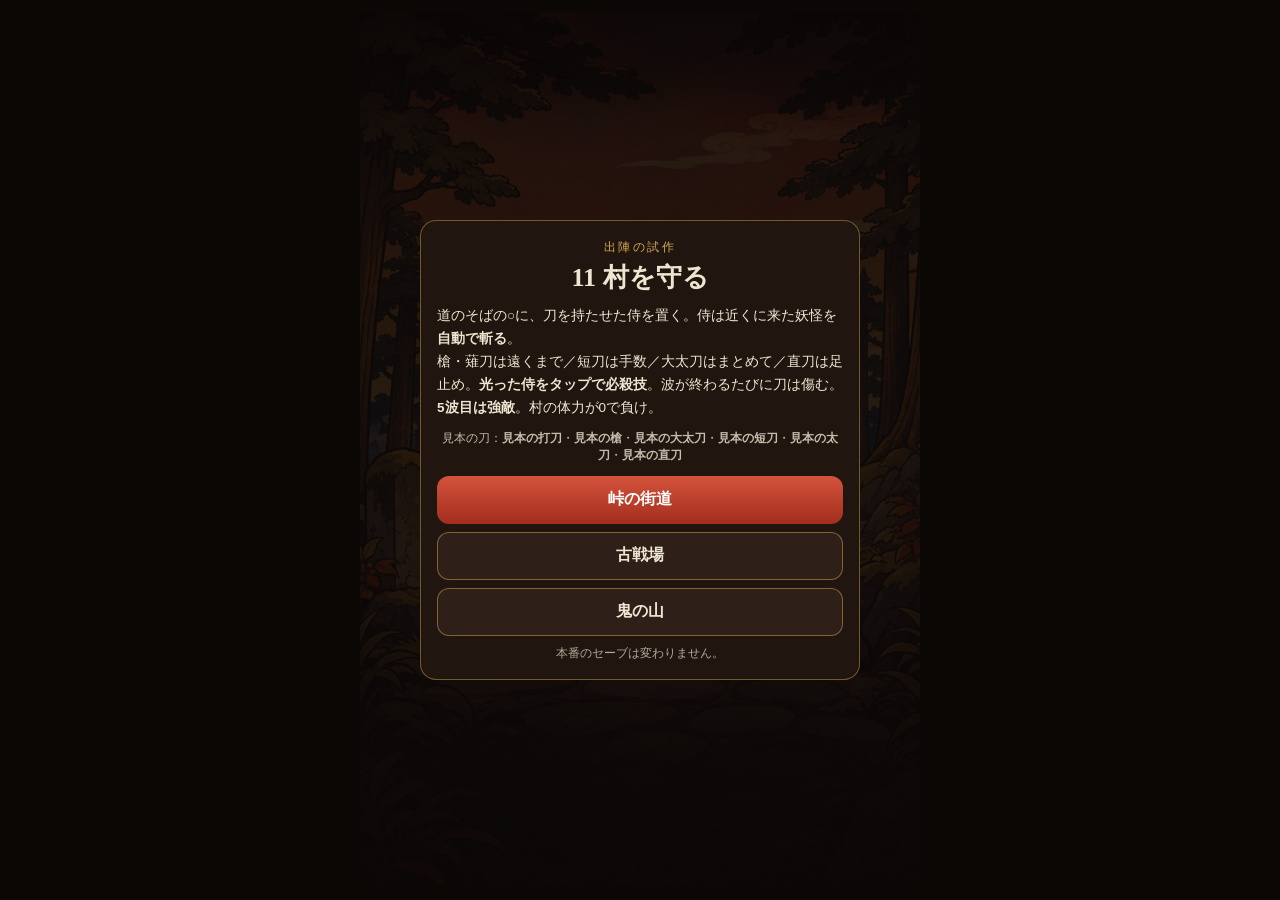
<file: proto/mamoru.html>
<!doctype html>
<html lang="ja">
<head>
<meta charset="utf-8">
<meta name="viewport" content="width=device-width,initial-scale=1,viewport-fit=cover,user-scalable=no">
<meta name="robots" content="noindex">
<title>試作 11 村を守る</title>
<link rel="stylesheet" href="proto.css">
</head>
<body>
<div id="app" class="p2 p-mamoru"><header id="top"></header><canvas id="cv"></canvas><section id="panel"></section><div id="over" hidden></div></div>
<script type="module" src="mamoru.js"></script>
</body>
</html>
</file>
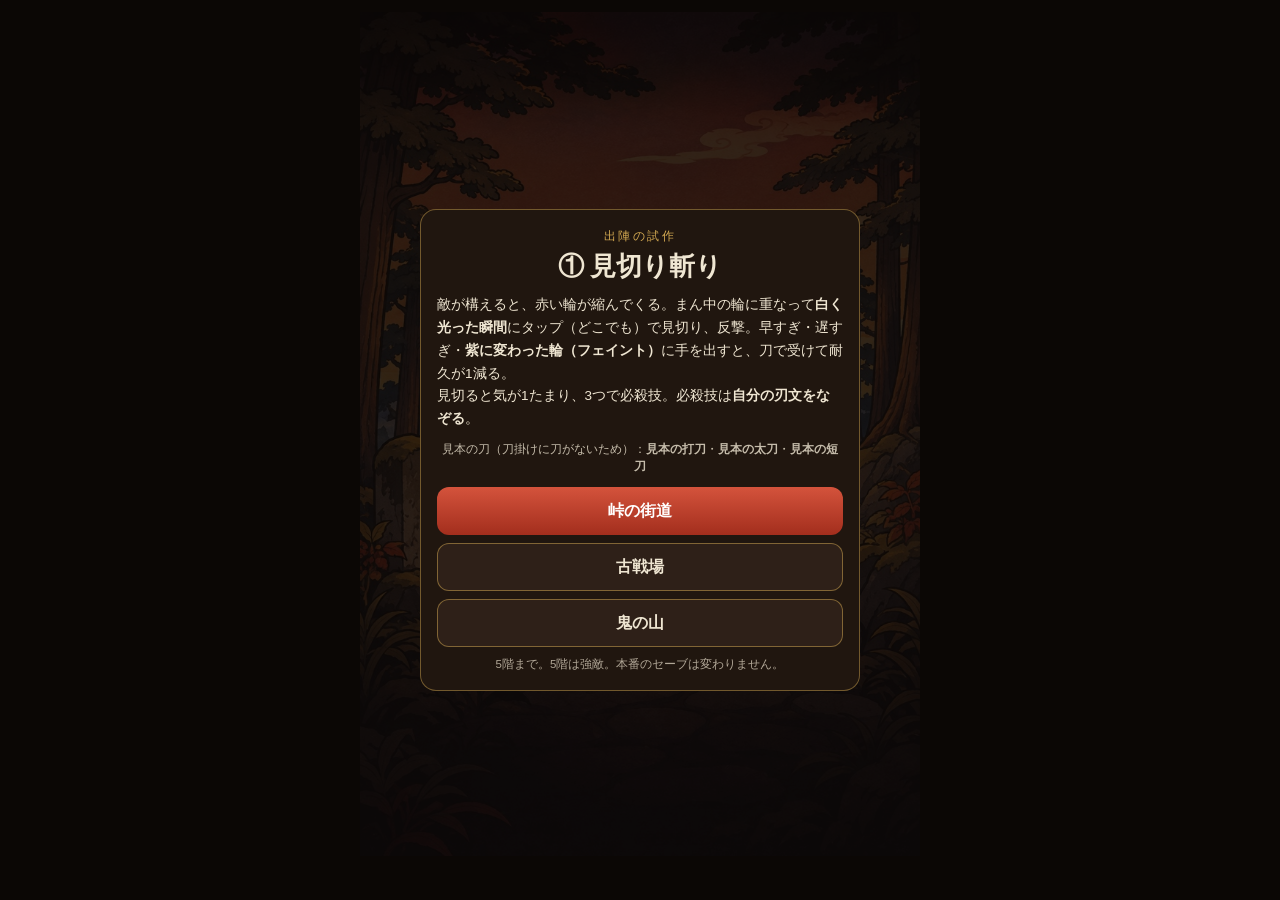
<file: proto/mikiri.html>
<!doctype html>
<html lang="ja">
<head>
<meta charset="utf-8">
<meta name="viewport" content="width=device-width,initial-scale=1,viewport-fit=cover,user-scalable=no">
<meta name="robots" content="noindex">
<title>試作 ① 見切り斬り</title>
<link rel="stylesheet" href="proto.css">
</head>
<body>
<div id="app"><header id="top"></header><canvas id="cv"></canvas><p id="hint"></p><nav id="cards"></nav><div id="over" hidden></div></div>
<script type="module" src="mikiri.js"></script>
</body>
</html>
</file>
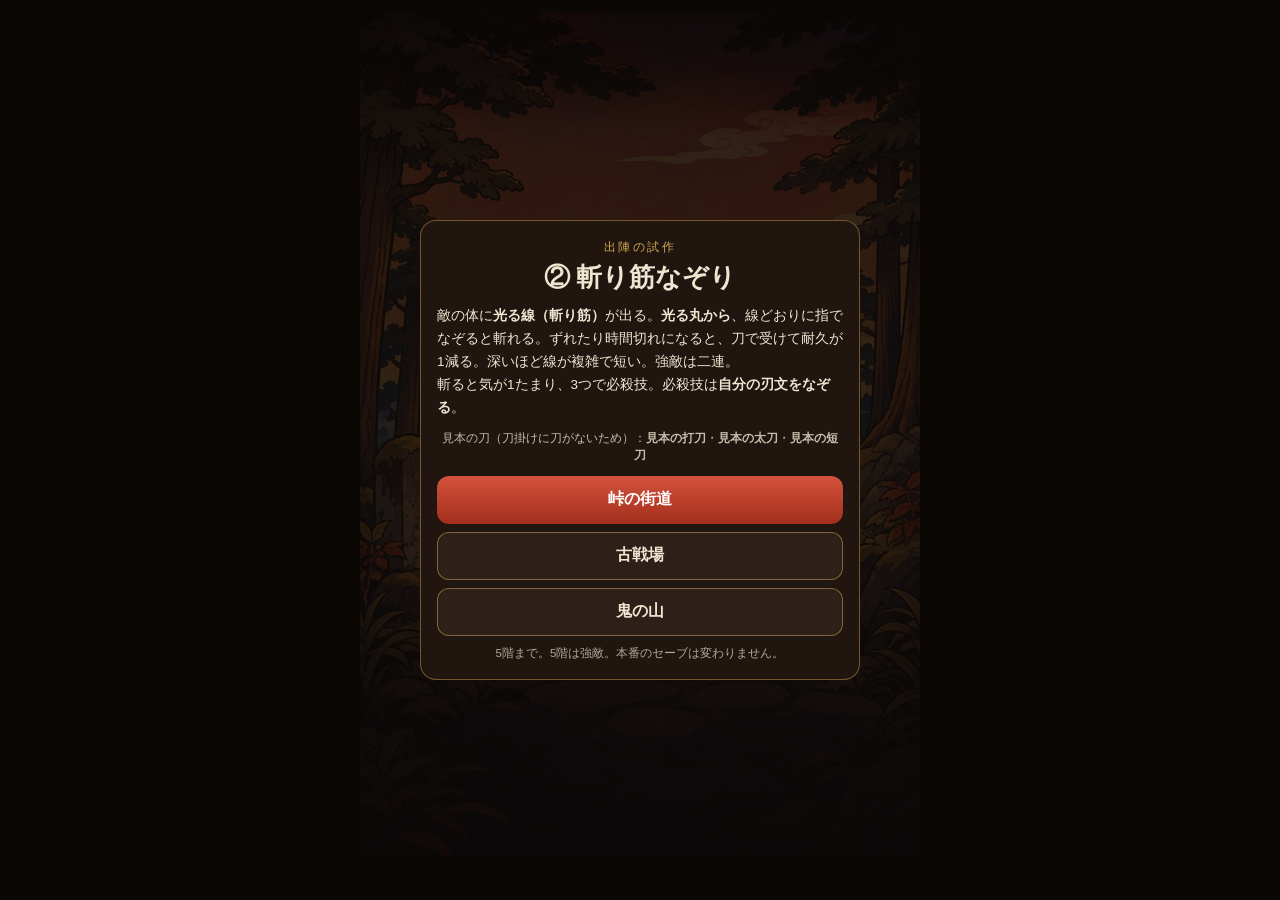
<file: proto/sujigiri.html>
<!doctype html>
<html lang="ja">
<head>
<meta charset="utf-8">
<meta name="viewport" content="width=device-width,initial-scale=1,viewport-fit=cover,user-scalable=no">
<meta name="robots" content="noindex">
<title>試作 ② 斬り筋なぞり</title>
<link rel="stylesheet" href="proto.css">
</head>
<body>
<div id="app"><header id="top"></header><canvas id="cv"></canvas><p id="hint"></p><nav id="cards"></nav><div id="over" hidden></div></div>
<script type="module" src="sujigiri.js"></script>
</body>
</html>
</file>
<file: style.css>
:root{--sumi:#1b1512;--night:#0e0907;--paper:#efe6d2;--paper2:#d9cbb0;--shu:#c8402a;--gold:#d4aa52;--wood:#2e2018;
 --mincho:"Hiragino Mincho ProN","Hiragino Mincho Pro","Yu Mincho","YuMincho","Noto Serif JP","Noto Serif CJK JP",serif;
 --gothic:"Hiragino Maru Gothic ProN","Hiragino Sans","Yu Gothic","YuGothic","Noto Sans JP","Noto Sans CJK JP",sans-serif;
 --safe-b:env(safe-area-inset-bottom,0px);--safe-t:env(safe-area-inset-top,0px);color-scheme:dark}
*{box-sizing:border-box;-webkit-tap-highlight-color:transparent}
html,body{margin:0;height:100%;background:#0b0705;color:var(--paper);font-family:var(--gothic);overflow:hidden;overscroll-behavior:none}
body{background:radial-gradient(ellipse at 50% 70%,#2a1810 0%,#0b0705 70%)}
button{font:inherit;color:inherit}
#app{position:relative;width:min(100vw,520px);height:100vh;height:100dvh;margin:0 auto;display:flex;flex-direction:column;overflow:hidden;background:var(--night);
 user-select:none;-webkit-user-select:none;-webkit-touch-callout:none;box-shadow:0 0 60px rgba(0,0,0,.6)}

/* header: the steps of the forging */
#bar{flex:none;padding:calc(8px + var(--safe-t)) 48px 6px 12px;background:linear-gradient(#1a110d,#140d0a);border-bottom:1px solid rgba(212,170,82,.25)}
#steps{display:flex;align-items:center;gap:4px;font-size:13px;white-space:nowrap;overflow:hidden}
#steps span{padding:3px 6px;border-radius:6px;color:rgba(239,230,210,.45)}
#steps span.done{color:rgba(212,170,82,.8)}
#steps span.now{color:#fff;background:var(--shu);font-weight:700}
#steps i{font-style:normal;color:rgba(239,230,210,.3);font-size:11px}
#meter{position:relative;height:16px;margin-top:6px;border-radius:8px;background:rgba(0,0,0,.5);overflow:hidden}
#meter i{position:absolute;inset:0 auto 0 0;background:linear-gradient(90deg,#9a6b25,var(--gold));transition:width .15s}
#meter span{position:relative;display:block;text-align:center;font-size:11px;line-height:16px;color:#fff;text-shadow:0 1px 2px #000}
#sound{position:absolute;z-index:5;top:calc(6px + var(--safe-t));right:8px;width:34px;height:34px;border-radius:50%;border:1px solid rgba(212,170,82,.5);background:rgba(20,13,10,.7);font-size:16px;cursor:pointer}
#sound.off{opacity:.45;text-decoration:line-through}

/* stage */
#stage{position:relative;flex:1 1 auto;min-height:0;touch-action:none}
#stage.fade{animation:fade .35s ease-out}
@keyframes fade{from{opacity:0}to{opacity:1}}
#cv{position:absolute;inset:0;width:100%;height:100%;display:block}
#panel{position:absolute;inset:0;pointer-events:none}
#panel>*{pointer-events:auto}
#pop{position:absolute;left:0;right:0;top:20%;text-align:center;font-family:var(--mincho);font-weight:800;font-size:36px;pointer-events:none;opacity:0;text-shadow:0 2px 8px rgba(0,0,0,.9)}
#pop.show{animation:pop 1.1s ease-out forwards}
@keyframes pop{0%{opacity:0;transform:scale(.6)}15%{opacity:1;transform:scale(1.12)}30%{transform:scale(1)}75%{opacity:1}100%{opacity:0;transform:translateY(-14px)}}
#pop.g-best{color:#ffe08a;text-shadow:0 0 18px rgba(255,190,60,.9),0 2px 6px #000;font-size:42px}
#pop.g-good{color:#fff}
#pop.g-weak{color:#f3c9a2}
#pop.g-miss,#pop.g-bad,#pop.g-burn,#pop.g-crack{color:#ff8c7a}
#pop.g-info{color:var(--paper);font-size:30px}

/* 親方 */
#talk{flex:none;display:flex;gap:10px;align-items:center;padding:8px 12px;background:linear-gradient(#efe6d2,#e3d6bb);color:#2a1d16;border-top:3px solid var(--shu);height:84px;overflow:hidden}
#face{flex:none;width:46px;height:46px;border-radius:50%;overflow:hidden;box-shadow:0 0 0 2px #2a1d16}
#face svg,#face img{width:100%;height:100%;display:block;object-fit:cover}
#line{margin:0;font-size:14.5px;line-height:1.5}
#line b{color:#a8301f}

/* buttons */
#controls{flex:none;display:flex;gap:10px;padding:10px 14px calc(10px + var(--safe-b));background:#140d0a}
#controls:empty{display:none}
#app[data-mode=forge] #controls:empty{display:flex;min-height:calc(72px + var(--safe-b))}
#app[data-mode=forge] #meter[hidden]{display:block;visibility:hidden}
.btn{flex:1;min-height:52px;padding:8px 14px;border-radius:12px;border:1px solid rgba(212,170,82,.5);background:var(--wood);color:var(--paper);font-family:var(--mincho);font-size:17px;font-weight:700;cursor:pointer;touch-action:manipulation}
.btn.primary{border:none;background:linear-gradient(#d4533c,#a32e1d);color:#fff;box-shadow:0 3px 0 #6e1d12,0 6px 14px rgba(0,0,0,.4)}
.btn.primary:active,.btn.hold.on{transform:translateY(2px);box-shadow:0 1px 0 #6e1d12}
.btn.hold.on{background:linear-gradient(#ff7a3a,#d4402a)}
.btn:disabled{opacity:.4;cursor:default;box-shadow:none}
.btn.big{min-height:60px;font-size:21px}

/* modes */
#app[data-mode=title] #bar,#app[data-mode=title] #talk,#app[data-mode=result] #bar,#app[data-mode=result] #talk,#app[data-mode=records] #bar,#app[data-mode=records] #talk,#app[data-mode=zukan] #bar,#app[data-mode=zukan] #talk,#app[data-mode=shop] #bar,#app[data-mode=shop] #talk{display:none}
#app[data-mode=title] #controls,#app[data-mode=title] #controls{display:none}

/* title */
.title{position:absolute;inset:0;display:flex;flex-direction:column;align-items:center;padding:calc(7% + var(--safe-t)) 20px calc(22px + var(--safe-b))}
.title-name{display:flex;align-items:flex-start;gap:10px}
.title h1{margin:0;writing-mode:vertical-rl;font-family:var(--mincho);font-weight:800;font-size:clamp(48px,min(15vw,8.5vh),82px);letter-spacing:.14em;line-height:1;color:#fbf3e0;text-shadow:0 0 24px rgba(255,140,50,.55),0 3px 10px #000}
.seal{writing-mode:vertical-rl;margin-top:auto;padding:6px 4px;border-radius:4px;background:var(--shu);color:#fff;font-family:var(--mincho);font-weight:700;font-size:14px;letter-spacing:.1em;transform:rotate(-4deg)}
.title-sub{margin:10px 0 0;font-size:13px;letter-spacing:.3em;color:rgba(239,230,210,.75)}
.menu{margin-top:auto;width:100%;max-width:340px;display:flex;flex-direction:column;gap:12px}
.menu-row{display:flex;gap:10px}.menu-row .btn{font-size:15px;padding:8px 6px}

/* materials */
.mats-screen{position:absolute;inset:0;display:flex;flex-direction:column;gap:10px;padding:10px 12px}
.slots{display:flex;align-items:center;gap:8px}
.slot{flex:1;display:flex;flex-direction:column;align-items:center;gap:2px;padding:8px 6px;border-radius:12px;border:2px solid rgba(239,230,210,.25);background:rgba(20,13,10,.75);cursor:pointer}
.slot small{font-size:12px;color:var(--gold)}
.slot b{font-family:var(--mincho);font-size:19px}
.slot em{font-style:normal;font-size:11px;color:rgba(239,230,210,.6)}
.slot.active{border-color:var(--shu);box-shadow:0 0 0 3px rgba(200,64,42,.35)}
.mats{display:grid;grid-template-columns:repeat(3,1fr);gap:6px;overflow-y:auto;min-height:0;flex:1 1 auto;align-content:start;touch-action:pan-y}
.mat{display:flex;gap:6px;align-items:center;text-align:left;padding:6px;border-radius:10px;border:2px solid rgba(239,230,210,.18);background:rgba(239,230,210,.08);cursor:pointer;min-width:0}
.mat svg,.mat-img{flex:none;margin-top:2px}
.mat-img{object-fit:contain}
.mat-text{display:flex;flex-direction:column;min-width:0;gap:2px}
.mat b{font-family:var(--mincho);font-size:16px}
.mat small{font-size:11px;line-height:1.35;color:rgba(239,230,210,.75)}

/* result */
.result{position:absolute;inset:0;display:flex;flex-direction:column;align-items:center;justify-content:center;gap:6px;padding:8px 16px 10px;text-align:center}
.sword-space{flex:0 0 clamp(70px,17%,130px);width:100%}
.stars{font-size:22px;letter-spacing:2px;color:var(--gold);text-shadow:0 0 10px rgba(255,190,60,.5)}
.stars span{margin-left:10px;font-family:var(--mincho);font-size:16px;letter-spacing:0;color:var(--paper);vertical-align:3px}
.stars.s5{font-size:26px;color:#ffe08a}
.mei{margin:0;font-family:var(--mincho);font-weight:800;font-size:clamp(30px,9vw,42px);letter-spacing:.08em;color:#fff8e6;text-shadow:0 2px 10px #000}
.tags{margin:0;font-size:12.5px;color:rgba(239,230,210,.8)}
.tags .bad,.records .bad{color:#ff8c7a}
.stats{width:100%;max-width:340px;display:flex;flex-direction:column;gap:5px;margin-top:2px}
.stats div{display:flex;align-items:center;gap:8px;font-size:13px}
.stats small{flex:0 0 48px;text-align:right;font-size:12.5px;color:rgba(239,230,210,.85)}
.stats i{flex:1;height:10px;border-radius:5px;background:rgba(0,0,0,.5);overflow:hidden}
.stats i b{display:block;height:100%;background:linear-gradient(90deg,#9a6b25,var(--gold),#fff1c2)}
.stats em{flex:0 0 28px;font-style:normal;text-align:left;font-weight:700}
.price{margin:2px 0 0;font-family:var(--mincho);font-size:17px}
.price b{font-size:26px;color:#ffe08a}
.chips{display:flex;flex-wrap:wrap;justify-content:center;gap:5px;max-width:380px}
.chips span{display:flex;flex-direction:column;padding:3px 8px;border-radius:8px;background:rgba(239,230,210,.1);font-size:12.5px;line-height:1.25}
.chips small{font-size:10px;color:var(--gold)}
.comment{margin:2px 0 0;font-size:13px;line-height:1.5;color:var(--paper2);max-width:380px}

/* records */
.records{position:absolute;inset:0;display:flex;flex-direction:column;padding:calc(12px + var(--safe-t)) 14px 6px}
.records h2{margin:0;font-family:var(--mincho);font-size:24px}
.records h2 small{font-size:15px;color:var(--gold)}
.rec-sum{margin:4px 0 8px;font-size:12.5px;color:rgba(239,230,210,.8)}
.rec-sum b{color:#ffe08a;font-size:15px}
.records ol{list-style:none;margin:0;padding:0;overflow-y:auto;flex:1;touch-action:pan-y;-webkit-overflow-scrolling:touch}
.records li{display:flex;align-items:center;gap:8px;padding:8px 4px;border-bottom:1px solid rgba(239,230,210,.12)}
.records .no{flex:0 0 26px;font-size:11px;color:rgba(239,230,210,.5);text-align:right}
.records .nm{flex:1;display:flex;flex-direction:column;min-width:0}
.records .nm b{font-family:var(--mincho);font-size:16px}
.records .nm small{font-size:11px;color:rgba(239,230,210,.6)}
.records .st{font-size:12px;color:var(--gold);letter-spacing:1px}
.records .pr{flex:0 0 72px;text-align:right;font-size:13px}

@media (min-height:760px){#talk{height:90px}#line{font-size:15.5px}.mat b{font-size:15.5px}.mat small{font-size:11px}}
@media (max-width:359px){#steps{font-size:12px}#steps span{padding:3px 4px}}

/* forms */
.forms-screen{position:absolute;inset:0;display:flex;flex-direction:column;padding:10px 12px;gap:8px}
.forms{flex:1;display:grid;grid-template-columns:repeat(3,1fr);grid-auto-rows:1fr;gap:8px;max-height:600px}
.form-card{display:flex;flex-direction:column;align-items:center;justify-content:center;gap:3px;padding:8px 6px;border-radius:12px;border:2px solid rgba(239,230,210,.18);background:rgba(239,230,210,.08);cursor:pointer;min-width:0}
.form-card img{width:100%;height:auto;aspect-ratio:4/1}
.form-card span{font-size:10.5px;line-height:1.35;color:rgba(239,230,210,.72);text-align:center}
.form-card b{font-family:var(--mincho);font-size:17px}
.form-card small{font-size:11px;color:var(--gold)}
.form-card.on{border-color:var(--shu)}
.era-line{margin:0;font-size:12.5px;text-align:center;color:rgba(239,230,210,.85)}
.era-line b{color:#ffe08a;font-weight:700}

/* overlays */
.overlay{position:absolute;inset:0;z-index:4;background:rgba(10,6,4,.78);display:flex;align-items:center;justify-content:center;padding:10px}
.sheet{width:100%;max-width:440px;max-height:100%;overflow:hidden;background:linear-gradient(#2a1d16,#1e1511);border:1px solid rgba(212,170,82,.45);border-radius:14px;padding:12px 14px;display:flex;flex-direction:column;gap:8px;touch-action:pan-y}
.sheet h3{margin:0;font-family:var(--mincho);font-size:22px;display:flex;align-items:baseline;gap:8px;flex-wrap:wrap}
.sheet h3 small{font-family:var(--gothic);font-size:12px;color:var(--gold);font-weight:400}
.samples{list-style:none;margin:0;padding:0;display:grid;grid-template-columns:1fr 1fr;gap:6px}
.samples li{display:flex;flex-direction:column;gap:1px;padding:6px;border-radius:8px;background:rgba(239,230,210,.07)}
.samples img{width:100%;height:auto}
.samples b{font-family:var(--mincho);font-size:15px}.samples b small{font-family:var(--gothic);font-size:10px;margin-left:4px;color:var(--gold);font-weight:400}
.samples span{font-size:11px;line-height:1.35;color:rgba(239,230,210,.8)}
.big-pic{width:100%;height:auto;background:radial-gradient(ellipse at 50% 50%,rgba(255,230,190,.18),transparent 70%);border-radius:8px}
.mtags,.mhamon,.mfound{margin:0;font-size:13px;line-height:1.55;color:rgba(239,230,210,.88)}
.mtags b,.mhamon b{color:#ffe08a}
.mfound{font-size:12px;color:var(--gold)}
.mhint{margin:0;padding-left:18px;font-size:13.5px;line-height:1.7}.mhint b{color:#ffe08a}

/* result additions */
.meito-badge{margin:0;font-family:var(--mincho);font-size:15px;color:#ffe08a;letter-spacing:.1em}
.meito-badge b{display:inline-block;margin-right:8px;padding:0 6px;border-radius:4px;background:var(--shu);color:#fff;font-family:var(--gothic);font-size:12px;letter-spacing:0}
.mei small{display:block;font-family:var(--gothic);font-size:12px;font-weight:400;letter-spacing:.2em;color:rgba(239,230,210,.7)}
.tags .des{color:#ffe08a}
.desc,.hint{margin:0;max-width:380px;font-size:13px;line-height:1.55;color:var(--paper2)}
.hint{color:#f3c9a2}
.stars em{margin-left:10px;font-style:normal;font-family:var(--gothic);font-size:12px;letter-spacing:0;color:var(--paper);vertical-align:3px}

/* 刀帳 */
.zukan{position:absolute;inset:0;display:flex;flex-direction:column;gap:6px;padding:calc(12px + var(--safe-t)) 12px 6px}
.zukan h2{margin:0;font-family:var(--mincho);font-size:24px}.zukan h2 small{font-size:15px;color:var(--gold)}
.filters{display:flex;gap:6px;overflow-x:auto;padding-bottom:2px;touch-action:pan-x;scrollbar-width:none}
.chip-btn{flex:none;padding:5px 10px;border-radius:999px;border:1px solid rgba(212,170,82,.45);background:rgba(239,230,210,.06);font-size:13px;cursor:pointer}
.chip-btn.on{background:var(--shu);border-color:var(--shu);color:#fff}
.zukan-sum{margin:0;font-size:12px;color:rgba(239,230,210,.75)}
.zgrid{list-style:none;margin:0;padding:0;flex:1;overflow-y:auto;display:grid;grid-template-columns:1fr 1fr;gap:6px;align-content:start;touch-action:pan-y}
.zcell{width:100%;display:flex;flex-direction:column;align-items:flex-start;gap:1px;padding:6px 8px;border-radius:10px;border:1px solid rgba(239,230,210,.12);background:rgba(239,230,210,.05);text-align:left;cursor:pointer}
.zcell.got{border-color:rgba(212,170,82,.55);background:rgba(212,170,82,.1)}
.zpic{display:block;width:100%;aspect-ratio:140/30}.zpic img{width:100%;height:100%;display:block}
.zcell b{font-family:var(--mincho);font-size:14px;line-height:1.3}
.zcell small{font-size:10.5px;color:rgba(239,230,210,.6)}
.zcell:not(.got) .zpic{opacity:.35;filter:grayscale(1)}
.sheet-body{flex:1 1 auto;min-height:0;overflow-y:auto;display:flex;flex-direction:column;gap:8px;touch-action:pan-y}
.sheet>.btn{flex:none}
@media (max-height:700px){.form-card span{display:none}.samples{gap:4px}.samples li{padding:4px}.samples span{font-size:10.5px}.sheet{padding:10px 12px;gap:6px}.sheet h3{font-size:19px}}
.btn{white-space:nowrap}
@media (max-width:400px){#controls .btn{font-size:15.5px;padding:8px 8px}#controls{gap:8px}}

/* materials (#7) */
.mats-screen{gap:7px}
.structs{display:flex;gap:6px}.structs .chip-btn{flex:1;padding:6px 2px;font-family:var(--mincho);font-weight:700;font-size:14px;white-space:nowrap}
@media (max-width:400px){.structs .chip-btn{font-size:12.5px;letter-spacing:-.02em}}
.slots .slot{padding:6px 4px}.slots .slot b{font-size:16px}.slots .slot em{font-size:10px;line-height:1.2}
.mat b{display:flex;align-items:center;gap:3px;font-size:14.5px;white-space:nowrap}
.mat b i{font-style:normal;font-family:var(--gothic);font-size:10px;padding:0 4px;border-radius:4px;background:var(--shu);color:#fff}
.mat small{font-size:10px;white-space:nowrap}
.mat.picked{border-color:var(--shu);background:rgba(200,64,42,.16)}
.cost-line{margin:0;font-size:13px;text-align:center;color:rgba(239,230,210,.85)}.cost-line b{color:#ffe08a;font-size:15px}
.cost-line.short b:first-child{color:#ff8c7a}
.title-money{margin:6px 0 0;font-size:13px;color:#ffe08a;text-shadow:0 1px 4px #000}
.price small{display:block;font-family:var(--gothic);font-size:11.5px;color:rgba(239,230,210,.75)}
.mat{position:relative;padding:12px 5px 5px}
.mat .era-tag{position:absolute;top:2px;right:5px;font-style:normal;font-size:9.5px;line-height:1;color:var(--gold)}
.mat .era-tag.none{color:rgba(239,230,210,.45)}
.mat-text{overflow:hidden}
@media (max-height:700px){.slots .slot em{display:none}.mats-screen{gap:6px;padding:8px 12px}}

/* ranks (#9) */
.grade{display:inline-flex;align-items:baseline;gap:5px;padding:2px 8px;border-radius:8px;background:rgba(0,0,0,.35);border:1px solid var(--gc,#8a7a6a);color:var(--gc,#ccc);font-family:var(--mincho);font-weight:700;font-size:12.5px;white-space:nowrap}
.grade b{font-family:var(--gothic);font-size:15px;letter-spacing:.02em}
.grade.big{padding:4px 12px;font-size:17px}.grade.big b{font-size:28px}
.g-E{--gc:#9a8f86}.g-D{--gc:#b7c0c8}.g-C{--gc:#8fd0a0}.g-B{--gc:#7fb8ff}.g-A{--gc:#c79bff}.g-S{--gc:#ff8a6a}.g-SS{--gc:#ffd56a;box-shadow:0 0 14px rgba(255,200,90,.45)}
.mrank{display:inline-block;padding:0 6px;border-radius:5px;border:1px solid var(--c);color:var(--c);font-size:10.5px;font-weight:700;line-height:1.5;vertical-align:1px}
.grade-row{display:flex;align-items:center;gap:8px;flex-wrap:wrap;justify-content:center}
.grade-row em{font-style:normal;font-size:12px;color:var(--paper)}
.grade-row .mrank{font-size:13px;padding:1px 8px}
.title-rank{margin:2px 0 0;font-size:12.5px;color:var(--paper);text-align:center;text-shadow:0 1px 4px #000}
.title-rank b{color:#ffe08a}.title-rank small{display:block;font-size:11px;color:rgba(239,230,210,.8)}
.locked{opacity:.5}
.form-card{position:relative}.form-card .lock{position:absolute;top:4px;right:6px;font-style:normal;font-size:10px;color:#ffe08a}
.chip-btn[style*="--c"]{border-color:var(--c)}.chip-btn[style*="--c"].on{background:var(--c);color:#1b1512}
.rankup{align-items:center;text-align:center}.rankup h3{justify-content:center;font-size:30px;color:#ffe08a}
.rankup-head{margin:0;font-family:var(--mincho);font-size:16px;color:var(--paper)}
.records .grade{flex:none}

/* おまかせ (#11) */
.auto-forge{position:absolute;inset:0;display:flex;flex-direction:column;align-items:center;justify-content:center;gap:8px;text-align:center}
.auto-forge p{margin:0;font-family:var(--mincho);font-size:22px;color:#fff;text-shadow:0 2px 8px #000}
.auto-forge small{font-size:12.5px;color:#ffe08a}
.auto-forge i{width:60%;height:8px;border-radius:4px;background:rgba(0,0,0,.5);overflow:hidden}
.auto-forge i b{display:block;height:100%;background:linear-gradient(90deg,#9a6b25,var(--gold));animation:fill 1.1s linear forwards}
@keyframes fill{from{width:0}to{width:100%}}

/* 店 (#12) */
.shop{position:absolute;inset:0;display:flex;flex-direction:column;gap:6px;padding:calc(10px + var(--safe-t)) 12px 6px}
.shop-head{display:flex;align-items:baseline;gap:10px;padding-right:40px}.shop-head b{font-family:var(--mincho);font-size:20px;color:#ffe08a}.shop-head small{font-size:12px;color:rgba(239,230,210,.75)}
.tabs .chip-btn{flex:1;font-family:var(--mincho);font-weight:700;font-size:15px}
.shop-body{flex:1;min-height:0;overflow-y:auto;touch-action:pan-y}
.btn.small{min-height:40px;font-size:14px;padding:6px 8px}
.row,.row4{display:flex;gap:6px;align-items:center;margin-top:6px}.row4{flex-wrap:wrap}.row4 .btn{flex:1 1 40%}
.reqs,.kura,.bidders{list-style:none;margin:0;padding:0;display:flex;flex-direction:column;gap:7px}
.req{padding:9px 10px;border-radius:12px;border:1px solid rgba(239,230,210,.18);background:rgba(20,13,10,.72)}
.req.fit{border-color:var(--gold);box-shadow:0 0 0 2px rgba(212,170,82,.25)}
.req p{margin:0 0 3px}.req .who{font-size:12px;color:rgba(239,230,210,.8)}.req .who b{color:var(--paper)}
.req .what{font-family:var(--mincho);font-size:16px;line-height:1.45}.req .reward{font-size:13px}.req .reward b{color:#ffe08a}
.sw{display:flex;flex-direction:column;gap:1px;text-align:left}.sw b{font-family:var(--mincho);font-size:15px}.sw small{font-size:11px;color:rgba(239,230,210,.75);display:flex;gap:4px;align-items:center;flex-wrap:wrap}.sw small .grade{font-size:10.5px;padding:0 5px}.sw small .grade b{font-size:12px}.sw em{font-style:normal;font-size:12px;color:#ffe08a}
.kura-row{width:100%;padding:8px 10px;border-radius:10px;border:1px solid rgba(239,230,210,.14);background:rgba(20,13,10,.65);cursor:pointer}
.kura-row.on{border-color:var(--shu)}
.kura .empty{padding:20px 8px;text-align:center;color:rgba(239,230,210,.6);font-size:13px}
.req-hit{display:inline-block;margin-left:6px;padding:0 6px;border-radius:4px;background:var(--gold);color:#1b1512;font-style:normal;font-size:10.5px;font-weight:700}
.mise,.seri{display:flex;flex-direction:column;gap:8px;padding:6px 2px}
.mise-note{margin:0;font-size:12.5px;line-height:1.55;color:rgba(239,230,210,.8)}
.mise p{margin:0}.who.big{font-size:16px}.who.big b{font-family:var(--mincho);font-size:19px}
.say{font-family:var(--mincho);font-size:17px;line-height:1.5;padding:8px 10px;border-radius:10px;background:rgba(239,230,210,.1)}
.say.happy{color:#b9f0b0}.say.angry,.say.far{color:#ff9f8a}.say.close{color:#ffe08a}
.patience{font-size:13px;color:#ffb38a;letter-spacing:2px}
.deal{font-family:var(--mincho);font-size:17px}.deal b{color:#ffe08a;font-size:22px}
.seri .kura.pick{max-height:none}
.lbl{font-size:12.5px;color:rgba(239,230,210,.8)}
.bid{margin:0;text-align:center;font-family:var(--mincho);font-weight:800;font-size:38px;color:#ffe08a;text-shadow:0 0 14px rgba(255,190,60,.5)}.bid small{font-size:16px}
.bidders li{display:flex;justify-content:space-between;padding:6px 10px;border-radius:8px;background:rgba(20,13,10,.6);font-size:14px}
.bidders li.out{opacity:.4;text-decoration:line-through}.bidders li.lead{border:1px solid var(--gold)}.bidders b{color:#ffe08a}
.voucher{margin-left:4px;padding:0 4px;border-radius:4px;background:#3d7a4a;color:#fff;font-style:normal;font-size:9.5px}
.price em.req-hit{margin-left:6px}

/* 名声と持ち主の旅 (#15) */
.fame{display:flex;align-items:center;gap:6px;font-size:12px;color:rgba(239,230,210,.85);position:relative}
.fame-lv{flex:none;padding:1px 6px;border-radius:5px;background:var(--gold);color:#1b1512;font-weight:800;font-size:11px}
.fame>b{flex:none;font-family:var(--mincho);font-size:14px;color:#ffe08a}
.fame>i{flex:1;min-width:30px;height:7px;border-radius:4px;background:rgba(0,0,0,.5);overflow:hidden}
.fame>i b{display:block;height:100%;background:linear-gradient(90deg,#9a6b25,var(--gold))}
.fame small{flex:none;font-size:11px}
.fame-delta{position:absolute;right:0;top:-14px;font-style:normal;font-weight:800;font-size:14px;animation:rise 1.4s ease-out forwards}
.fame-delta.up{color:#b9f0b0}.fame-delta.down{color:#ff9f8a}
@keyframes rise{from{opacity:1;transform:translateY(6px)}to{opacity:0;transform:translateY(-10px)}}
.stars{color:#ffd56a;letter-spacing:-1px;font-size:.95em}.stars i{font-style:normal;color:rgba(239,230,210,.25)}
.who small{margin-left:6px;font-size:11px;color:rgba(239,230,210,.75)}.who small.real{padding:0 5px;border-radius:4px;background:#8a2a1f;color:#fff;font-weight:700}
.who{margin:0;display:flex;flex-wrap:wrap;align-items:baseline;gap:2px 4px}
.trip{margin:4px 0;padding:6px 8px;border-radius:9px;background:rgba(0,0,0,.32);border:1px dashed rgba(212,170,82,.35);display:flex;flex-direction:column;gap:2px}
.trip p{margin:0;font-size:12px;line-height:1.5}.trip b{font-family:var(--mincho);font-size:14px;color:var(--paper);margin-right:4px}
.trip .tx{color:rgba(239,230,210,.75);font-size:11.5px}
.trip .eb{margin-left:6px;padding:0 5px;border-radius:4px;border:1px solid rgba(239,230,210,.4);font-size:10.5px}
.pros{display:flex;align-items:center;flex-wrap:wrap;gap:4px 6px;font-size:12px}
.pros b{font-family:var(--mincho);font-size:14px}.pros small{font-size:11px;color:rgba(239,230,210,.75)}
.p-とても高い,.p-高い{color:#b9f0b0}.p-ふつう{color:#ffe08a}.p-低い{color:#ffb38a}.p-あぶない{color:#ff8a7a}
.pbar{display:flex;flex:1;min-width:70px;max-width:160px;height:7px;border-radius:4px;overflow:hidden;background:rgba(0,0,0,.4)}
.pbar i{display:block;height:100%}.pbar .great{background:#ffd56a}.pbar .good{background:#7fcf7a}.pbar .hard{background:#8a8f99}.pbar .broke{background:#d0503c}
.sw em .st{font-style:normal;margin-left:6px;color:rgba(239,230,210,.7);font-size:11px}
.sw .pros{margin-top:2px}
.req.named{border-color:#c0503c;box-shadow:0 0 0 2px rgba(192,80,60,.25)}
.regs{list-style:none;margin:0;padding:0;display:flex;flex-direction:column;gap:7px}
.reg{padding:8px 10px;border-radius:12px;border:1px solid rgba(239,230,210,.18);background:rgba(20,13,10,.72);display:flex;flex-direction:column;gap:3px}
.reg.away{border-color:rgba(212,170,82,.5)}
.reg p{margin:0;font-size:12px;line-height:1.5}.reg .who b{font-family:var(--mincho);font-size:15px}
.reg .status{color:var(--paper)}.reg .hold{color:rgba(239,230,210,.75)}.reg .story{color:rgba(239,230,210,.75);font-size:11.5px}
.o-great{color:#ffd56a}.o-good{color:#b9f0b0}.o-hard{color:#c9cdd4}.o-broke{color:#ff8a7a}
.letter{align-items:center;text-align:center}
.letter .who{justify-content:center}.letter .trip-t{margin:0;font-family:var(--mincho);font-size:15px}
.letter .say{text-align:left;font-size:15px}
.letter .outcome{justify-content:center;font-size:34px;margin:0}
.letter.o-great .outcome{color:#ffd56a;text-shadow:0 0 16px rgba(255,190,60,.6)}.letter.o-good .outcome{color:#b9f0b0}.letter.o-hard .outcome{color:#c9cdd4}.letter.o-broke .outcome{color:#ff8a7a}
.mtags b.bad{color:#ff8a7a}
.fame-news{margin:0;padding:0;list-style:none;font-size:13px;line-height:1.7;color:var(--paper)}
.give .trip{text-align:left}
.deal small{display:block;font-family:var(--gothic);font-size:12px;color:rgba(239,230,210,.8);margin-top:2px}
@media (max-width:380px){.tabs .chip-btn{font-size:13px;padding-left:2px;padding-right:2px}}

/* 注文パズル (#17) */
.board .board-title{margin:2px 0 0;font-family:var(--mincho);font-size:16px;color:var(--paper)}.board .board-title small{font-family:var(--gothic);font-size:11px;color:rgba(239,230,210,.7);margin-left:6px}
.orders{list-style:none;margin:0;padding:0;display:flex;flex-direction:column;gap:7px;flex:1;min-height:0;overflow-y:auto;touch-action:pan-y}
.order{width:100%;text-align:left;padding:9px 10px;border-radius:12px;border:1px solid rgba(239,230,210,.2);background:rgba(20,13,10,.78);display:flex;flex-direction:column;gap:4px;cursor:pointer;color:var(--paper)}
.order:active{transform:translateY(1px)}
.order.named{border-color:#c0503c;box-shadow:0 0 0 2px rgba(192,80,60,.25)}
.o-who{display:flex;align-items:baseline;flex-wrap:wrap;gap:2px 6px;font-size:12px}.o-who b{font-family:var(--mincho);font-size:16px}
.o-who small{font-size:11px;color:rgba(239,230,210,.75)}.o-who small.real{padding:0 5px;border-radius:4px;background:#8a2a1f;color:#fff;font-weight:700}
.o-diff{margin-left:auto}
.o-meito{font-family:var(--mincho);font-size:15px;color:#ffd0c4}
.o-what{display:flex;flex-wrap:wrap;align-items:center;gap:4px}.o-what b{font-family:var(--mincho);font-size:15px;margin-right:2px}
.cond{font-style:normal;font-size:12px;padding:1px 7px;border-radius:999px;background:rgba(212,170,82,.16);border:1px solid rgba(212,170,82,.45);color:#ffe8b0}
.cond.c-hamon{background:rgba(127,184,255,.14);border-color:rgba(127,184,255,.5);color:#cfe4ff}
.cond.c-era,.cond.c-mats{background:rgba(199,155,255,.14);border-color:rgba(199,155,255,.5);color:#ead9ff}
.o-foot{display:flex;justify-content:space-between;align-items:baseline;gap:6px;flex-wrap:wrap}.o-foot em{font-style:normal;color:#ffe08a;font-size:13px;font-weight:700}.o-foot small{font-size:11px;color:rgba(239,230,210,.7)}
.board-links{display:flex;gap:6px;flex:none}.board-links .chip-btn{flex:1;font-size:12.5px;padding-left:4px;padding-right:4px}
.ostrip{padding:6px 9px;border-radius:10px;background:rgba(20,13,10,.75);border:1px solid rgba(212,170,82,.4)}
.ostrip.named{border-color:#c0503c}.ostrip p{margin:0;font-size:12px;display:flex;align-items:baseline;flex-wrap:wrap;gap:4px}.ostrip p b{font-family:var(--mincho);font-size:14px}.ostrip .stars{margin-left:auto}
.statpv{display:flex;flex-direction:column;gap:3px}
.statpv div{display:grid;grid-template-columns:52px 1fr 54px;align-items:center;gap:6px;font-size:11.5px}
.statpv i{position:relative;height:8px;border-radius:4px;background:rgba(0,0,0,.5);overflow:visible}
.statpv i b{position:absolute;left:0;top:0;bottom:0;border-radius:4px;background:var(--gold);z-index:1}
.statpv i u{position:absolute;left:0;top:0;bottom:0;border-radius:4px;background:rgba(212,170,82,.3)}
.statpv i s{position:absolute;top:-3px;bottom:-3px;width:2px;background:#fff;z-index:2}
.statpv em{font-style:normal;text-align:right}
.statpv .ok em{color:#b9f0b0}.statpv .maybe em{color:#ffe08a}.statpv .no em{color:#ff9f8a}
.era-line .syn{color:#b9f0b0}
.verdict{width:100%;padding:7px 10px;border-radius:10px;background:rgba(20,13,10,.72);border:1px solid rgba(239,230,210,.2)}
.verdict.s3{border-color:#ffd56a;box-shadow:0 0 0 2px rgba(255,213,106,.25)}.verdict.s0{border-color:#c0503c}
.verdict p{margin:0}.v-head{font-size:13px;display:flex;align-items:baseline;gap:6px;flex-wrap:wrap}.v-head b{font-family:var(--mincho);font-size:17px;color:#ffe08a}.v-head small{margin-left:auto;font-size:11.5px;color:rgba(239,230,210,.8)}
.v-conds{list-style:none;margin:3px 0;padding:0;display:flex;flex-wrap:wrap;gap:3px 10px;font-size:12px}.v-conds .ok{color:#b9f0b0}.v-conds .ng{color:#ff9f8a}
.v-pay{font-size:13px}.v-pay b{color:#ffe08a}
.syn-new{margin:0;font-size:13px;color:#b9f0b0;text-align:center}.syn-new b{color:#d9ffd2}
.depart{margin:0;font-size:12px;line-height:1.5;color:rgba(239,230,210,.85);text-align:center}
.reg.unknown{opacity:.75;border-style:dashed}
.records .regs{flex:1;min-height:0;overflow-y:auto;touch-action:pan-y;margin-top:8px;padding-bottom:6px}
.records .regs li.reg{display:flex;flex-direction:column;align-items:stretch;gap:3px;padding:8px 10px;border-bottom:1px solid rgba(239,230,210,.18)}
.records .regs li.empty{display:block;border:none;font-size:13px;line-height:1.6;color:rgba(239,230,210,.8)}
.records .rec-sum{flex:none}
.o-wrap{position:relative}
.o-skip{position:absolute;top:7px;right:8px;z-index:2;padding:3px 9px;border-radius:999px;border:1px solid rgba(239,230,210,.3);background:rgba(0,0,0,.45);color:rgba(239,230,210,.8);font-size:11px;cursor:pointer}
.order .o-who{padding-right:64px}

/* 出陣・刀掛け・依頼 (#19) */
.menu{gap:8px}.menu-row.two .btn.big{flex:1;min-height:54px;font-size:19px}.menu-row .btn{flex:1}
@media (max-height:700px){.title h1{font-size:clamp(40px,min(13vw,7vh),70px)}.menu-row.two .btn.big{min-height:48px;font-size:17px}.menu-row .btn{min-height:40px;font-size:14px}}
.pips{color:#ffd56a;letter-spacing:1px;font-size:11px}.pips i{font-style:normal;color:rgba(239,230,210,.22)}
.cst{display:inline-flex;gap:5px;font-style:normal}.cst i{font-style:normal;color:rgba(239,230,210,.8)}.cst i.hit{color:#ffe08a;font-weight:800}
.sw em{display:flex;gap:8px;align-items:center;flex-wrap:wrap}
.dur-pv{margin:2px 0 0;font-size:11.5px;color:rgba(239,230,210,.85)}
.dur-line,.fit-line{margin:0;font-size:12.5px;text-align:center;color:rgba(239,230,210,.85)}.fit-line{color:#b9f0b0}
.form-card .lock.asked{background:#8a2a1f;color:#fff}
.form-card small{font-size:10.5px;color:var(--gold)}
.places{display:flex;flex-direction:column;gap:6px;flex:none}
.place{text-align:left;padding:7px 10px;border-radius:10px;border:1px solid rgba(239,230,210,.2);background:rgba(20,13,10,.75);color:var(--paper);display:flex;flex-direction:column;gap:1px;cursor:pointer}
.place.on{border-color:var(--shu);box-shadow:0 0 0 2px rgba(192,80,60,.3)}.place.locked{opacity:.5}
.place b{font-family:var(--mincho);font-size:15px}.place small{font-size:11px;color:rgba(239,230,210,.75)}.place em{font-style:normal;font-size:11px;color:#ffe08a}
.prep .kura.pick{flex:1;min-height:0;overflow-y:auto}
.dive .shop-head small b.depth{font-size:18px;color:#ffe08a}
.foe{display:flex;gap:10px;align-items:center;padding:10px;border-radius:12px;background:rgba(20,13,10,.8);border:1px solid rgba(239,230,210,.2)}
.foe.boss{border-color:#c0503c;box-shadow:0 0 0 2px rgba(192,80,60,.3)}.foe.down{opacity:.55}
.foe-face{font-size:54px;line-height:1;flex:none}
.foe-body{flex:1;display:flex;flex-direction:column;gap:3px;min-width:0}
.foe-body p{margin:0}.foe-name{font-family:var(--mincho);font-size:18px}.foe-name small{margin-left:6px;font-family:var(--gothic);font-size:11px;padding:0 6px;border-radius:999px;border:1px solid rgba(239,230,210,.4)}.foe-name em{margin-left:6px;font-style:normal;font-size:11px;color:#fff;background:#8a2a1f;padding:0 6px;border-radius:4px}
.foe-weak{font-size:12.5px}.foe-weak b{color:#ffe08a}.foe-weak small{display:block;font-size:11px;color:rgba(239,230,210,.75)}
.foe .hp{display:block;height:9px;border-radius:5px;background:rgba(0,0,0,.5);overflow:hidden}.foe .hp b{display:block;height:100%;background:linear-gradient(90deg,#b8321f,#ff7a3a)}
.foe-body>small{font-size:10.5px;color:rgba(239,230,210,.7)}
.dive-log{margin:0;min-height:22px;font-size:14px;font-family:var(--mincho);text-align:center;color:var(--paper)}
.loot{padding:8px 10px;border-radius:10px;background:rgba(40,60,30,.55);border:1px solid rgba(185,240,176,.4);text-align:center}
.loot p{margin:0;font-size:14px}.loot b{color:#ffe08a}.loot small{font-size:11px;color:rgba(239,230,210,.8)}.loot.lost{background:rgba(80,20,15,.6);border-color:#c0503c}
.carry{display:flex;gap:6px;margin-top:auto}
.csw{flex:1;min-width:0;padding:8px 6px;border-radius:12px;border:1px solid rgba(239,230,210,.25);background:rgba(30,20,15,.9);color:var(--paper);display:flex;flex-direction:column;gap:3px;align-items:center;cursor:pointer}
.csw b{font-family:var(--mincho);font-size:13px;max-width:100%;overflow:hidden;text-overflow:ellipsis;white-space:nowrap}
.csw .cst{font-size:11px;gap:3px}.csw.good{border-color:#ffd56a;box-shadow:0 0 0 2px rgba(255,213,106,.25)}
.csw.broken{opacity:.4}.csw:disabled{cursor:default}
.csw:not(:disabled):active{transform:translateY(2px)}
.order{position:relative;cursor:default}
.o-meito small{display:block;font-family:var(--gothic);font-size:11px;color:rgba(239,230,210,.75)}
.o-cands{display:flex;flex-wrap:wrap;gap:5px}.o-cands .btn.small{min-height:34px;font-size:12px;flex:1 1 45%}
.fit-line .btn.small{min-height:30px;padding:3px 10px;font-size:12px;margin-left:4px}
.dive .foe{flex:1 1 auto;min-height:0;flex-direction:column;justify-content:center;text-align:center;padding:14px 12px}
.dive .foe-face{font-size:clamp(56px,16vh,120px)}
.dive .foe-body{align-items:center;width:100%}.dive .foe .hp{width:100%}
.dive .foe-name{font-size:21px}
/* #21 出陣の絵：出陣先の景色と敵の絵（オーナーの絵） */
.place{background-image:linear-gradient(90deg,rgba(20,13,10,.94) 30%,rgba(20,13,10,.55) 70%,rgba(20,13,10,.3)),var(--bg,none);background-size:auto,cover;background-position:0 0,center 58%}
.dive .foe{background:linear-gradient(180deg,rgba(20,13,10,0) 0%,rgba(20,13,10,0) 45%,rgba(20,13,10,.82) 72%);border-color:rgba(239,230,210,.12);gap:4px}
.foe-art{flex:1 1 auto;min-height:0;width:100%;max-height:min(56vh,480px);object-fit:contain;filter:drop-shadow(0 6px 14px rgba(0,0,0,.7))}
.foe.boss .foe-art{filter:drop-shadow(0 0 16px rgba(220,70,40,.75)) drop-shadow(0 6px 14px rgba(0,0,0,.7))}
.foe.hit .foe-art{animation:foe-hit .32s ease-out}
.foe.down .foe-art{animation:foe-down .5s ease-out forwards}
.dive .foe.down{opacity:1}.dive .foe.down .foe-body{opacity:.7}
@keyframes foe-hit{0%{transform:translateX(0);filter:brightness(2.2) drop-shadow(0 6px 14px rgba(0,0,0,.7))}25%{transform:translateX(-9px)}50%{transform:translateX(7px)}75%{transform:translateX(-4px)}100%{transform:none}}
@keyframes foe-down{from{transform:none;opacity:1}to{transform:translateY(10px) rotate(-5deg);opacity:.45;filter:grayscale(.85) brightness(.6)}}
@media (prefers-reduced-motion:reduce){.foe.hit .foe-art,.foe.down .foe-art{animation:none}.foe.down .foe-art{opacity:.45;filter:grayscale(.85)}}
/* #23 一撃：この刀ならひと太刀で倒せる */
.csw .ko{font-style:normal;font-size:11px;font-weight:700;line-height:1.5;color:#2a1a08;background:#ffd56a;padding:0 7px;border-radius:4px}
/* #25 形の癖・覚える形 */
.form-card .lean{display:block;font-style:normal;font-size:10.5px;color:#ffe08a}
.place .teach,.foe-body .teach{font-style:normal;font-size:11px;color:#b9f0b0}.foe-body p.teach{margin:0}
.loot .learn{margin:2px 0;font-size:14px;color:#ffe08a;font-weight:700}
.dur-pv small{font-size:11px;color:rgba(239,230,210,.75)}
/* #26 気と必殺技・二つ名・研ぎ直し */
.csw{display:flex;flex-direction:column;gap:5px;padding:6px;cursor:default}
.csw .cs-hit{all:unset;box-sizing:border-box;width:100%;display:flex;flex-direction:column;gap:3px;align-items:center;cursor:pointer;color:var(--paper);-webkit-tap-highlight-color:transparent}
.csw .cs-hit:disabled{cursor:default}.csw .cs-hit:not(:disabled):active{transform:translateY(2px)}
.csw .ki{font-size:11px;letter-spacing:1px;color:#8fd3ff}
.csw .nick{font-style:normal;font-size:10.5px;color:#ffb89a;border:1px solid rgba(255,184,154,.5);border-radius:4px;padding:0 5px}
.csw .cs-waza{min-height:30px;border-radius:8px;border:1px solid rgba(143,211,255,.35);background:rgba(20,30,45,.7);color:rgba(239,230,210,.5);font-family:var(--mincho);font-size:12px;padding:2px 4px;max-width:100%;overflow:hidden;text-overflow:ellipsis;white-space:nowrap}
.csw.ki-full{border-color:#8fd3ff;box-shadow:0 0 0 2px rgba(143,211,255,.35)}
.csw.ki-full .cs-waza{color:#fff;background:linear-gradient(180deg,#3a7bd5,#1f4f9a);border-color:#bfe6ff;animation:ki-glow 1.2s ease-in-out infinite;cursor:pointer}
@keyframes ki-glow{50%{box-shadow:0 0 12px rgba(143,211,255,.9)}}
.foe.waza .foe-art{animation:foe-waza .7s ease-out}
@keyframes foe-waza{0%{filter:brightness(3) drop-shadow(0 0 20px #bfe6ff)}15%{transform:translateX(-12px) scale(1.04)}30%{transform:translateX(10px)}45%{transform:translateX(-8px)}60%{transform:translateX(6px)}100%{transform:none}}
.foe.waza.down .foe-art{animation:foe-waza .7s ease-out,foe-down .5s ease-out .7s forwards}
.sw-x{display:flex;flex-wrap:wrap;gap:4px;margin-top:2px}
.sw-x .nick{font-style:normal;font-size:11px;color:#ffb89a;border:1px solid rgba(255,184,154,.5);border-radius:4px;padding:0 5px}
.sw-x .wz{font-style:normal;font-size:11px;color:#8fd3ff}
.wz-text{margin:4px 2px 0;font-size:12px;color:rgba(239,230,210,.85)}
.wz-line{margin:0;font-size:13px;text-align:center;color:#8fd3ff}.wz-line b{font-family:var(--mincho);font-size:15px;color:#fff}.wz-line small{display:block;font-size:11px;color:rgba(239,230,210,.75)}
@media (prefers-reduced-motion:reduce){.csw.ki-full .cs-waza,.foe.waza .foe-art{animation:none}}
/* #28 レア演出：名前を少しためてから、光とともに見せる */
.result .rare-banner{position:absolute;left:16px;right:16px;top:38%;margin:0;font-family:var(--mincho);font-weight:800;font-size:clamp(26px,8vw,40px);letter-spacing:.12em;color:var(--rare,#ffd56a);text-shadow:0 0 18px var(--rare,#ffd56a),0 2px 6px #000;pointer-events:none;opacity:0;transition:opacity .4s}
.result .rare-banner.rainbow{background:linear-gradient(90deg,#ff8a8a,#ffd56a,#9dff9d,#8fd3ff,#d79bff,#ff8a8a);background-size:200% 100%;-webkit-background-clip:text;background-clip:text;color:transparent;text-shadow:none;filter:drop-shadow(0 0 10px rgba(255,255,255,.6));animation:rare-rainbow 2s linear infinite}
@keyframes rare-rainbow{to{background-position:200% 0}}
.result.rare-intro .rare-banner{opacity:1;animation:rare-in .6s ease-out}
.result.rare-intro .rare-banner.rainbow{animation:rare-in .6s ease-out,rare-rainbow 2s linear infinite}
.result.rare-intro>:not(.rare-banner):not(.sword-space){opacity:0;transform:translateY(8px)}
.result.rare>:not(.rare-banner):not(.sword-space){transition:opacity .5s,transform .5s}
@keyframes rare-in{0%{transform:scale(.5);opacity:0;filter:blur(6px)}70%{transform:scale(1.02);opacity:1;filter:none}100%{transform:none;opacity:1}}
.result.rare .grade-row>*:first-child{box-shadow:0 0 16px var(--rare,#ffd56a)}
.result.rare-3 .mei{text-shadow:0 0 22px var(--rare,#ffd56a),0 2px 6px #000}
@media (prefers-reduced-motion:reduce){.result .rare-banner,.result.rare-intro .rare-banner{animation:none}}
/* #32 折れた刀：刀掛けに残り、打ち直せる */
.kura-row.broken{border-style:dashed;border-color:rgba(224,96,74,.6);background:rgba(40,14,10,.6)}
.kura-row.broken:disabled{opacity:.55;cursor:default}
</file>
<file: proto/proto.css>
/* 出陣の試作（#30）。本番と同じ色と字 */
:root{--paper:#efe6d2;--gold:#d4aa52;--wood:#2e2018;--shu:#c8402a;
 --mincho:"Hiragino Mincho ProN","Hiragino Mincho Pro","Yu Mincho","YuMincho","Noto Serif JP",serif;
 --gothic:"Hiragino Maru Gothic ProN","Hiragino Sans","Yu Gothic","YuGothic","Noto Sans JP",sans-serif;
 --safe-b:env(safe-area-inset-bottom,0px);--safe-t:env(safe-area-inset-top,0px);color-scheme:dark}
*{box-sizing:border-box;-webkit-tap-highlight-color:transparent}
html,body{margin:0;height:100%;background:#0b0705;color:var(--paper);font-family:var(--gothic);overflow:hidden;overscroll-behavior:none}
#app{position:fixed;inset:0;display:flex;flex-direction:column;max-width:560px;margin:0 auto;background:#140d0a}
#top{flex:none;padding:calc(6px + var(--safe-t)) 12px 6px;background:linear-gradient(#140d0aee,#140d0a99)}
.tp{display:flex;align-items:baseline;gap:8px}.tp b{font-family:var(--mincho);font-size:19px;color:#ffe08a}.tp small{font-size:13px}
.tp a{margin-left:auto;font-size:12px;color:rgba(239,230,210,.75)}
.fn{display:flex;align-items:center;gap:8px;margin-top:4px}.fn span{font-family:var(--mincho);font-size:15px;white-space:nowrap}
.fn em{margin-left:4px;font-style:normal;font-size:11px;background:#8a2a1f;color:#fff;padding:0 5px;border-radius:4px}
.hp{flex:1;height:9px;border-radius:5px;background:rgba(0,0,0,.55);overflow:hidden}.hp b{display:block;height:100%;background:linear-gradient(90deg,#b8321f,#ff7a3a)}
#cv{flex:1;min-height:0;width:100%;display:block;touch-action:none}
#hint{flex:none;margin:0;padding:5px 12px;min-height:30px;font-size:13px;text-align:center;background:#140d0acc}
#cards{flex:none;display:flex;gap:6px;padding:6px 8px calc(8px + var(--safe-b));background:#140d0a}
.cd{flex:1;min-width:0;display:flex;flex-direction:column;gap:4px;padding:5px;border-radius:12px;border:1px solid rgba(239,230,210,.25);background:rgba(30,20,15,.95)}
.cd.on{border-color:#ffd56a;box-shadow:0 0 0 2px rgba(255,213,106,.3)}.cd.broken{opacity:.4}.cd.full{border-color:#8fd3ff}
.cd .pick{all:unset;display:flex;flex-direction:column;align-items:center;gap:2px;cursor:pointer;font-size:11.5px;color:var(--paper)}
.cd .pick b{font-family:var(--mincho);font-size:12.5px;max-width:100%;overflow:hidden;text-overflow:ellipsis;white-space:nowrap}
.cd .pips{color:#ffd56a;letter-spacing:1px}.cd .ki{color:#8fd3ff}
.cd .wz{min-height:30px;border-radius:8px;border:1px solid rgba(143,211,255,.35);background:rgba(20,30,45,.7);color:rgba(239,230,210,.5);font-family:var(--mincho);font-size:12px;overflow:hidden;text-overflow:ellipsis;white-space:nowrap}
.cd.full .wz:not(:disabled){color:#fff;background:linear-gradient(#3a7bd5,#1f4f9a);border-color:#bfe6ff;animation:glow 1.2s ease-in-out infinite;cursor:pointer}
@keyframes glow{50%{box-shadow:0 0 12px rgba(143,211,255,.9)}}
#over{position:absolute;inset:0;display:flex;align-items:center;justify-content:center;padding:16px;background:rgba(10,6,4,.78);z-index:5}
#over[hidden]{display:none}
.sheet{width:100%;max-width:440px;padding:18px 16px;border-radius:16px;background:#20160f;border:1px solid rgba(212,170,82,.45);text-align:center}
.sheet .tag{margin:0;font-size:12px;color:var(--gold);letter-spacing:.2em}.sheet h1{margin:4px 0 10px;font-family:var(--mincho);font-size:26px}
.howto{margin:0 0 10px;font-size:13.5px;line-height:1.7;text-align:left}.sw{margin:0 0 12px;font-size:12px;color:rgba(239,230,210,.8)}
.places{display:flex;flex-direction:column;gap:8px}.note{margin:10px 0 0;font-size:11.5px;color:rgba(239,230,210,.7)}
.btn{display:flex;align-items:center;justify-content:center;min-height:48px;padding:8px 14px;border-radius:12px;border:1px solid rgba(212,170,82,.5);background:var(--wood);color:var(--paper);font-family:var(--mincho);font-size:16px;font-weight:700;cursor:pointer;text-decoration:none}
.btn.primary{border:none;background:linear-gradient(#d4533c,#a32e1d);color:#fff}
.menu{display:flex;flex-direction:column;gap:12px;padding:calc(24px + var(--safe-t)) 16px 24px;max-width:480px;margin:0 auto}
.menu h1{margin:0;font-family:var(--mincho);font-size:28px;text-align:center}.menu p{margin:0;font-size:13.5px;line-height:1.7}
.menu .btn small{display:block;font-family:var(--gothic);font-weight:400;font-size:12px;color:rgba(255,255,255,.85)}.menu .btn{flex-direction:column;min-height:72px}
/* 試作その2（#34）：合戦・派遣・道場・国取り・村を守る */
.p2 #cv{flex:1 1 55%;min-height:0}
#panel{flex:0 1 auto;max-height:46%;overflow-y:auto;padding:6px 10px calc(10px + var(--safe-b));background:#140d0a;display:flex;flex-direction:column;gap:6px}
.p-haken #panel{flex:1;max-height:none}
.hint{margin:0;font-size:12.5px;text-align:center;color:rgba(239,230,210,.9)}
.chips,.pickgrid{display:grid;grid-template-columns:repeat(auto-fill,minmax(150px,1fr));gap:6px}
.chip{display:flex;flex-direction:column;align-items:flex-start;gap:1px;padding:6px 8px;border-radius:10px;border:1px solid rgba(239,230,210,.25);background:rgba(30,20,15,.95);color:var(--paper);text-align:left;cursor:pointer;font-family:inherit}
.chip b{font-family:var(--mincho);font-size:13px}.chip small{font-size:11px;color:rgba(239,230,210,.75)}
.chip.on{border-color:#ffd56a;box-shadow:0 0 0 2px rgba(255,213,106,.3)}.chip.dead,.chip.used{opacity:.45}.chip:disabled{cursor:default}
.row{display:flex;gap:8px}.row .btn{flex:1}.btn.small{min-height:36px;font-size:13px;padding:4px 8px}
.fn span{white-space:normal;font-size:13px}
.guards,.pupils{display:flex;flex-direction:column;gap:8px}
.guard,.pupil{padding:8px 10px;border-radius:12px;border:1px solid rgba(239,230,210,.2);background:rgba(30,20,15,.9);display:flex;flex-direction:column;gap:5px}
.guard.away{border-color:rgba(143,211,255,.5)}.guard.back{border-color:#ffd56a;box-shadow:0 0 0 2px rgba(255,213,106,.3)}
.gh{display:flex;align-items:baseline;gap:6px;flex-wrap:wrap}.gh .gf{font-size:20px}.gh b{font-family:var(--mincho);font-size:16px}.gh small{font-size:11px;color:rgba(239,230,210,.75)}
.gt,.letter{margin:0;font-size:12.5px}.letter{color:#d9cbb0;font-family:var(--mincho)}.ok{color:#ffe08a}
.bar{display:block;height:7px;border-radius:4px;background:rgba(0,0,0,.5);overflow:hidden}.bar b{display:block;height:100%;background:linear-gradient(90deg,#3a7bd5,#8fd3ff)}
.story{max-height:40vh;overflow-y:auto;text-align:left;font-size:13px;line-height:1.7;font-family:var(--mincho);margin-bottom:8px}.story p{margin:0 0 4px}
.stats3{display:grid;grid-template-columns:1fr 1fr 1fr;gap:4px;font-size:12px}.stats3 .bar{grid-column:1/4}
.prov{font-size:13px;text-align:center;font-family:var(--mincho)}
#over .sheet{max-height:92vh;overflow-y:auto}
.p-dojo #cv{flex:0 0 30%}.p-dojo #panel{flex:1;max-height:none}
/* 道場＋派遣（#36） */
.news{padding:6px 8px;border-radius:10px;background:rgba(40,28,18,.85);border:1px solid rgba(212,170,82,.3)}
.news p{margin:0;font-size:12px;line-height:1.6;font-family:var(--mincho);color:#e8dcc2}
.pupil.away{border-color:rgba(143,211,255,.5)}.pupil.back{border-color:#ffd56a;box-shadow:0 0 0 2px rgba(255,213,106,.3)}
.row.sticky{position:sticky;bottom:0;padding-top:6px;background:linear-gradient(rgba(20,13,10,0),#140d0a 30%)}
/* 盤上の立ち合い（#38） */
.sheet.banjo{padding:10px 10px 12px;display:flex;flex-direction:column;gap:6px;max-height:96vh}
.bj-top{display:flex;align-items:center;gap:8px}.bj-n{font-family:var(--mincho);font-size:14px;white-space:nowrap}.bj-ki{font-size:12px;color:#8fd3ff;white-space:nowrap}
.bj-board{position:relative}.bj-cv{width:100%;height:min(48vh,90vw);display:block;touch-action:none}
.bj-cut{position:absolute;left:0;right:0;top:40%;text-align:center;font-family:var(--mincho);font-weight:800;font-size:30px;color:#fff;text-shadow:0 0 18px #8fd3ff,0 2px 6px #000;background:linear-gradient(90deg,rgba(31,79,154,0),rgba(31,79,154,.85),rgba(31,79,154,0));padding:8px 0;pointer-events:none}
.bj-cut.go{animation:bj-cut .9s ease-out}@keyframes bj-cut{0%{transform:translateX(-60%);opacity:0}25%{transform:none;opacity:1}75%{opacity:1}100%{transform:translateX(30%);opacity:0}}
.bj-hand{display:flex;gap:6px}
.bj-card{flex:1;min-width:0;min-height:48px;padding:4px 6px;border-radius:10px;border:1px solid rgba(212,170,82,.45);background:#2a1c13;color:var(--paper);cursor:pointer;font-family:var(--mincho);font-size:13.5px;font-weight:700;line-height:1.25}
.bj-card.on{border-color:#7fb8ff;box-shadow:0 0 0 2px rgba(127,184,255,.45);background:#1f2a3a}
.bj-card.waza{border-color:#8fd3ff;background:linear-gradient(#24406b,#1a2e4d)}.bj-card:disabled{opacity:.5}
.bj-hint{margin:0;font-size:12.5px;min-height:52px;text-align:left}.bj-hint .bad{color:#ff9a8a}
/* 第三案（#42）：技・計略のボタン、覚えている手、覚える */
.bj-acts{display:grid;grid-template-columns:repeat(3,1fr);gap:5px}
.bj-act{display:flex;flex-direction:column;align-items:center;justify-content:center;gap:1px;min-height:46px;padding:4px;border-radius:9px;border:1px solid rgba(212,170,82,.45);background:#2a1c13;color:var(--paper);cursor:pointer;font-family:inherit}
.bj-act b{font-family:var(--mincho);font-size:12.5px;line-height:1.2}.bj-act small{font-size:9.5px;line-height:1.25;color:rgba(239,230,210,.75);text-align:center}
.bj-act.kei{border-color:rgba(143,211,255,.55);background:#1c2735}.bj-act.waza{background:linear-gradient(#24406b,#1a2e4d);border-color:#bfe6ff}
.bj-act.reach{box-shadow:0 0 0 2px rgba(255,213,106,.7)}.bj-act:disabled{opacity:.38;cursor:default}
.bj-st{font-size:11px;color:#8fd3ff;white-space:nowrap}
.bj-cut.kei{background:linear-gradient(90deg,rgba(31,79,154,0),rgba(40,90,140,.85),rgba(31,79,154,0))}.bj-cut.foe{background:linear-gradient(90deg,rgba(140,30,20,0),rgba(150,40,25,.85),rgba(140,30,20,0));font-size:24px}
.known{margin:0;display:flex;flex-wrap:wrap;gap:4px;font-size:11px}.known i{font-style:normal;padding:0 5px;border-radius:4px;border:1px solid rgba(212,170,82,.5)}.known i.kei{border-color:rgba(143,211,255,.6);color:#bfe6ff}
.chip.learn.kei{border-color:rgba(143,211,255,.6)}
#foot{flex:none;display:flex;padding:6px 10px calc(8px + var(--safe-b));background:#140d0a;border-top:1px solid rgba(212,170,82,.25)}#foot:empty{display:none}#foot .btn{flex:1}
.p-deshi #panel{padding-bottom:10px}
</file>
<file: proto/connected-yard.css>
/* #54: one continuous settlement; the logical 7 x 9 building board is retained. */
.yardwrap{isolation:isolate;overflow:hidden;border-radius:12px;background:#8fa957;border:1px solid #77623b}
.yard{display:grid;grid-template-columns:repeat(7,minmax(0,1fr));grid-template-rows:repeat(9,minmax(0,1fr));aspect-ratio:7/9;gap:0;padding:0;border:0;background:#a1bd68;position:relative}
.yard::before{display:none}
.yard .tile{background:none;box-shadow:none;border:0;border-radius:0;aspect-ratio:auto;min-height:0;overflow:visible;isolation:isolate;color:#38492c}
.yard .tile:nth-child(3n),.yard .tile.closed,.yard .tile.forest,.yard .tile.gate{background:none}
.yard .tile.closed{color:#ffefd1;opacity:1;text-shadow:0 1px 2px #271c0c}
.yard .tile.closed .land-sign{position:absolute;z-index:3;min-width:64px;left:4px;top:32%;padding:4px 5px;background:#655334e8;border:1px solid #e7cc83;border-radius:3px;font-size:10px;line-height:1.4;pointer-events:none}
.yard .tile.closed img{opacity:.85}
.yard .tile .lbl{opacity:0;font-size:10px;line-height:1.3;bottom:0;left:0;right:0;background:#2c2e24cc;color:#fff4d7;border-radius:3px;padding:2px 0;transition:opacity .15s;pointer-events:none}
.yard .tile:focus-visible .lbl,.yard .tile:hover .lbl,.yard .tile.sel .lbl{opacity:1}
.yard .tile.sel,.yard .tile:focus-visible{outline:2px solid #ffeb9f;outline-offset:-3px;background:#fff3b833;z-index:20!important}
.yard .tile.range{background:#e5f09f55;box-shadow:inset 0 0 0 1px #f2ffd588}
.yard .tile.flash{box-shadow:inset 0 0 0 2px #ffdf85;border-radius:6px}
.yard .tile:not(.b):not(.honden):not(.closed):hover{background:#f3f4b529}
.yard .tile img{pointer-events:none;image-rendering:pixelated}
.yard .tile.honden img{position:absolute;width:142%;height:142%;max-width:none;left:-21%;top:-28%;object-fit:contain}
.yard .tile .bonus,.yard .tile .idle{z-index:4;top:0;right:1px;font-size:12px}
.yard .tile .idle{background:#742c24;border-radius:50%;width:15px;height:15px;line-height:15px}
.yard-scenery{position:absolute;inset:0;width:100%;height:100%;pointer-events:none;z-index:0}
#walk{z-index:30}
.yard-toolbar{display:flex;align-items:center;gap:8px;padding:7px 9px;background:#eee2bf;color:#524228;font-size:11px;line-height:1.4}
.yard-toolbar span{flex:1}
.yard-land{display:flex;gap:5px;flex-wrap:wrap}
.yard-land:empty{display:none}
.yard-land button{flex:1;min-width:0;padding:5px 3px;background:#516338;color:#fff5d7;border:1px solid #96a96a;border-radius:5px;font-size:11px;line-height:1.3}
.yard-land small{display:block;color:#d7dfb9;font-size:10px}
.yard-toolbar button{border:1px solid #a9925f;border-radius:5px;background:#fff7df;color:#524228;font-size:11px;padding:3px 8px}
.yardwrap.names-on .lbl{opacity:1}
.boards{gap:5px;align-items:center;min-height:28px}
.board{writing-mode:horizontal-tb;min-height:0;font-size:12px;letter-spacing:.05em;padding:3px 7px;border-width:1px;box-shadow:none}
@media(prefers-reduced-motion:reduce){.yard .tile .lbl{transition:none}}
</file>
